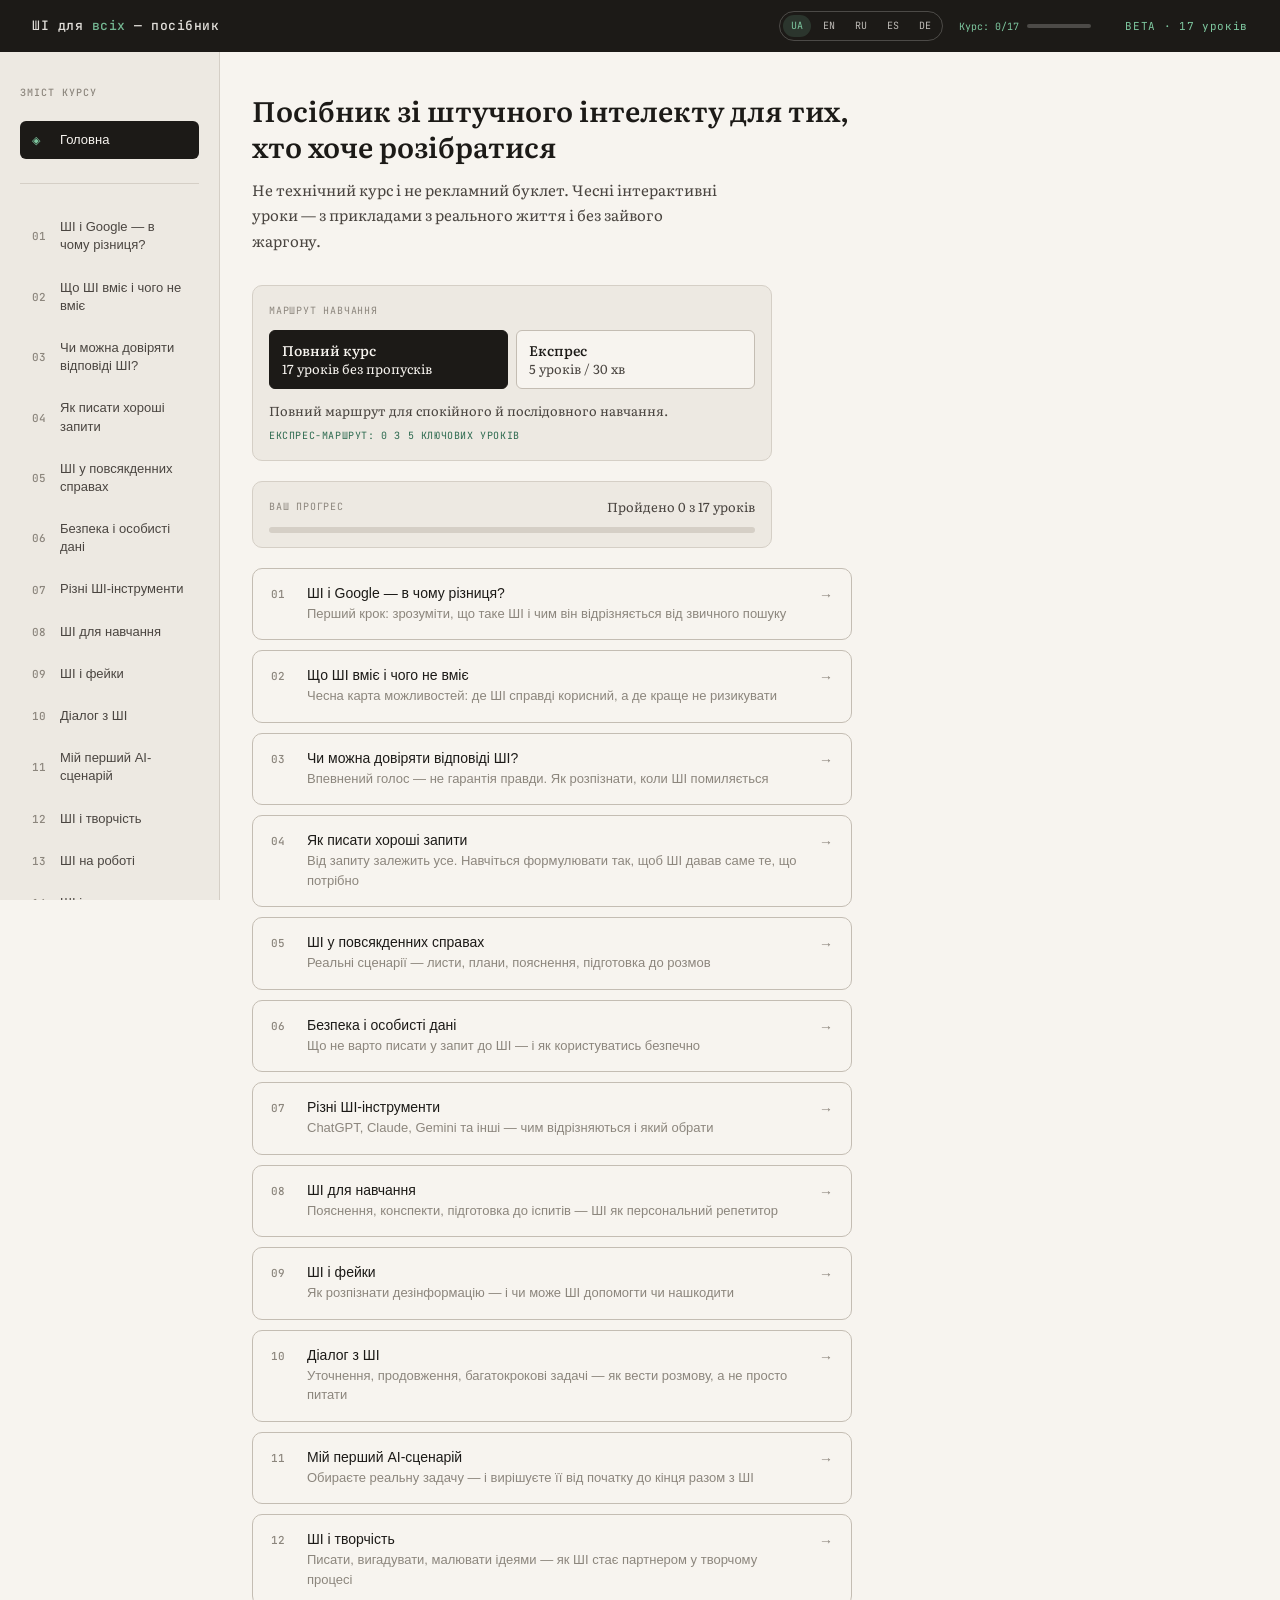
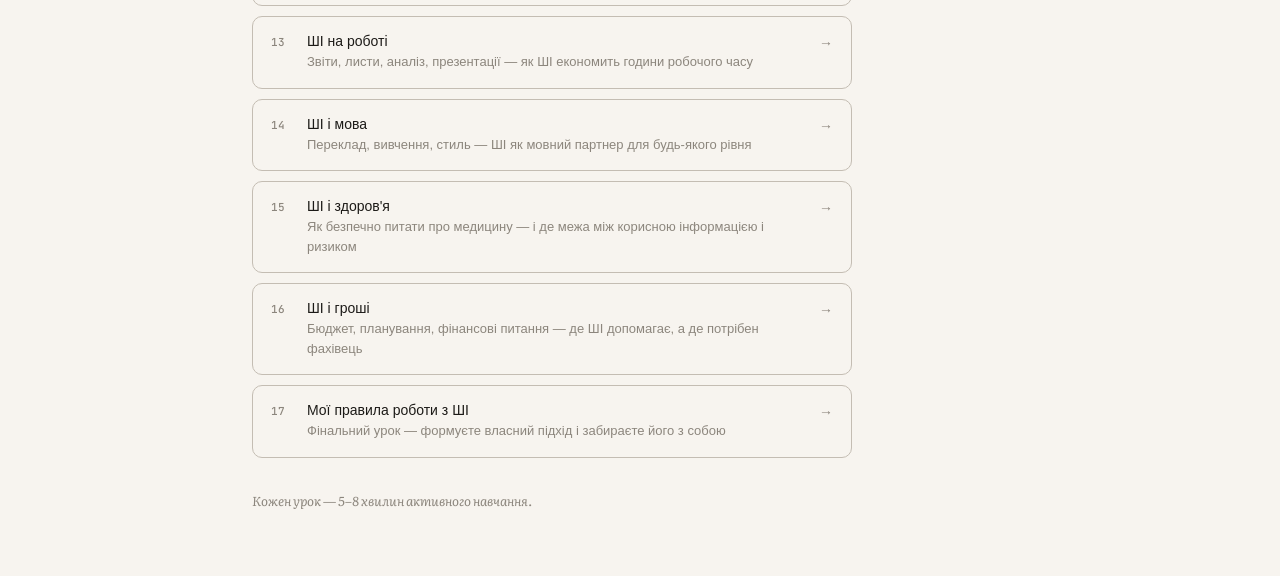
<file: index.html>
<!DOCTYPE html>
<html lang="uk">
<head>
<meta charset="UTF-8">
<meta name="viewport" content="width=device-width, initial-scale=1.0">
<meta name="description" content="ШІ для всіх — практичний інтерактивний посібник із 17 уроками, прикладами з життя та безпечним шляхом навчання.">
<meta name="theme-color" content="#1C1A17">
<title>ШІ для всіх — інтерактивний посібник</title>
<meta property="og:type" content="website">
<meta property="og:title" content="ШІ для всіх — інтерактивний посібник">
<meta property="og:description" content="Практичний курс зі штучного інтелекту: 17 інтерактивних уроків, приклади з життя, безпека, промпти і власні правила роботи з ШІ.">
<meta property="og:url" content="https://serge47-cyber.github.io/BasicAI/">
<meta property="og:image" content="https://serge47-cyber.github.io/BasicAI/icons/og-image.png">
<meta name="twitter:card" content="summary">
<meta name="twitter:title" content="ШІ для всіх — інтерактивний посібник">
<meta name="twitter:description" content="17-ть інтерактивних уроків про безпечне й корисне використання ШІ у повсякденному житті.">
<meta name="twitter:image" content="https://serge47-cyber.github.io/BasicAI/icons/og-image.png">
<link rel="icon" href="icons/icon.svg" type="image/svg+xml">
<link rel="manifest" href="manifest.webmanifest">
<link rel="preconnect" href="https://fonts.googleapis.com">
<link href="https://fonts.googleapis.com/css2?family=Literata:ital,wght@0,300;0,400;0,500;0,600;1,300&family=JetBrains+Mono:wght@400;500&display=swap" rel="stylesheet">
<style>
*,*::before,*::after{box-sizing:border-box;margin:0;padding:0}
:root{--bg:#F7F4EF;--bg2:#EDE9E2;--bg3:#E3DDD4;--ink:#1C1A17;--ink2:#4A4540;--ink3:#8C867D;--line:#D5CFC6;--line2:#C4BDB3;--accent:#2D6A4F;--accent-bg:#E8F5EE;--accent2:#B5451B;--accent2-bg:#FAECE7;--accent3:#1A5FA8;--accent3-bg:#E6F1FB;--gold:#C4872A;--radius:10px;--radius-sm:6px}
html{scroll-behavior:smooth}
body{background:var(--bg);color:var(--ink);font-family:'Literata',Georgia,serif;font-size:16px;line-height:1.7;min-height:100vh}
.site-header{background:var(--ink);color:var(--bg);padding:0 2rem;display:flex;align-items:center;justify-content:space-between;height:52px;position:sticky;top:0;z-index:100}
.site-logo{font-family:'JetBrains Mono',monospace;font-size:13px;font-weight:500;letter-spacing:.04em;color:var(--bg);opacity:.9}
.site-logo span{color:#7EC8A0}
.menu-toggle{display:none;align-items:center;justify-content:center;width:36px;height:36px;border:1px solid rgba(247,244,239,.22);border-radius:var(--radius-sm);background:transparent;color:var(--bg);cursor:pointer}
.menu-toggle span,.menu-toggle span::before,.menu-toggle span::after{display:block;width:16px;height:2px;border-radius:2px;background:currentColor;content:"";transition:transform .18s,opacity .18s}
.menu-toggle span::before{transform:translateY(-6px)}
.menu-toggle span::after{transform:translateY(4px)}
.nav-open .menu-toggle span{transform:rotate(45deg)}
.nav-open .menu-toggle span::before{opacity:0}
.nav-open .menu-toggle span::after{transform:translateY(-2px) rotate(90deg)}
.header-tools{display:flex;align-items:center;gap:16px}
.lesson-count{font-family:'JetBrains Mono',monospace;font-size:11px;color:#7EC8A0;letter-spacing:.06em}
.header-progress{display:flex;align-items:center;gap:8px;min-width:150px}
.header-progress-text{font-family:'JetBrains Mono',monospace;font-size:10px;color:#7EC8A0;white-space:nowrap}
.header-progress-bar{width:64px;height:4px;border-radius:999px;background:rgba(247,244,239,.22);overflow:hidden}
.header-progress-fill{height:100%;width:0;background:#7EC8A0;border-radius:999px;transition:width .25s ease}
.lang-switcher{display:flex;align-items:center;gap:4px;padding:3px;border:1px solid rgba(247,244,239,.22);border-radius:999px}
.lang-link{font-family:'JetBrains Mono',monospace;font-size:10px;line-height:1;color:var(--bg);text-decoration:none;padding:6px 8px;border-radius:999px;opacity:.74;transition:background .15s,opacity .15s}
.lang-link:hover,.lang-link.active{background:rgba(126,200,160,.16);opacity:1}
.lang-link.active{color:#7EC8A0}
.goog-te-banner-frame,.goog-te-gadget-icon,.goog-te-balloon-frame,#goog-gt-tt{display:none!important}
.skiptranslate iframe{display:none!important}
body{top:0!important}
#google_translate_element{position:absolute;left:-9999px;height:0;overflow:hidden}
.layout{display:grid;grid-template-columns:220px 1fr;min-height:calc(100vh - 52px)}
.mobile-scrim{display:none}
.sidebar{background:var(--bg2);border-right:1px solid var(--line);padding:2rem 1.25rem;position:sticky;top:52px;height:calc(100vh - 52px);overflow-y:auto}
.sidebar-label{font-family:'JetBrains Mono',monospace;font-size:10px;font-weight:500;letter-spacing:.1em;text-transform:uppercase;color:var(--ink3);margin-bottom:1.25rem}
.lesson-nav{display:flex;flex-direction:column;gap:4px}
.nav-item{display:flex;align-items:center;gap:10px;padding:10px 12px;border-radius:var(--radius-sm);cursor:pointer;border:none;background:none;text-align:left;width:100%;transition:background .15s}
.nav-item:hover{background:var(--bg3)}
.nav-item.active{background:var(--ink)}
.nav-item.done{background:var(--accent-bg)}
.nav-num{font-family:'JetBrains Mono',monospace;font-size:11px;font-weight:500;color:var(--ink3);min-width:18px}
.nav-item.active .nav-num{color:#7EC8A0}
.nav-item.done .nav-num{color:var(--accent)}
.nav-title{font-size:13px;color:var(--ink2);line-height:1.4}
.nav-item.active .nav-title{color:var(--bg)}
.nav-item.done .nav-title{color:var(--accent)}
.nav-check{margin-left:auto;font-size:12px;color:var(--accent);display:none}
.nav-item.done .nav-check{display:block}
.sidebar-divider{height:1px;background:var(--line);margin:1.25rem 0}
.sidebar-note{font-size:12px;color:var(--ink3);line-height:1.6;font-style:italic}
.main{padding:2.5rem 2rem 4rem}
.lesson-panel{display:none;max-width:600px}
.lesson-panel.active{display:block}
.prog-wrap{margin-bottom:2rem}
.prog-label{font-family:'JetBrains Mono',monospace;font-size:10px;color:var(--ink3);letter-spacing:.08em;text-transform:uppercase;margin-bottom:6px}
.prog{display:flex;gap:4px}
.pd{height:3px;flex:1;border-radius:2px;background:var(--line);transition:background .4s}
.pd.on{background:var(--ink)}.pd.done{background:var(--ink3)}
.step{display:none}.step.vis{display:block}
@keyframes fadeIn{from{opacity:0;transform:translateY(6px)}to{opacity:1;transform:translateY(0)}}
.step.vis,.lesson-panel.active{animation:fadeIn .25s ease}
.hook{font-size:22px;font-weight:500;color:var(--ink);line-height:1.35;margin-bottom:.5rem}
.hook-sub{font-size:15px;color:var(--ink2);line-height:1.7;margin-bottom:1.75rem}
.s-title{font-size:18px;font-weight:500;color:var(--ink);line-height:1.35;margin-bottom:.5rem}
.s-sub{font-size:14px;color:var(--ink2);line-height:1.7;margin-bottom:1.25rem}
.q-label{font-family:'JetBrains Mono',monospace;font-size:11px;color:var(--ink3);letter-spacing:.06em;text-transform:uppercase;margin-bottom:10px}
.badge{display:inline-block;font-family:'JetBrains Mono',monospace;font-size:10px;font-weight:500;padding:3px 9px;border-radius:20px;background:var(--accent-bg);color:var(--accent);letter-spacing:.06em;text-transform:uppercase;margin-bottom:1rem;border:1px solid #B5DFC8}
.who-tag{display:inline-block;font-family:'JetBrains Mono',monospace;font-size:10px;font-weight:500;padding:3px 9px;border-radius:20px;letter-spacing:.06em;text-transform:uppercase;margin-bottom:1.25rem}
.who-tag.teen,.who-tag.explorer{background:#EEEDFE;color:#3C3489;border:1px solid #C5C2F5}
.who-tag.adult,.who-tag.practitioner{background:var(--accent-bg);color:var(--accent);border:1px solid #B5DFC8}
.audience-pick{display:grid;grid-template-columns:1fr 1fr;gap:12px;margin-bottom:1.75rem}
.aud-btn{background:var(--bg);border:1px solid var(--line2);border-radius:var(--radius);padding:1.5rem 1.25rem;cursor:pointer;text-align:left;transition:background .15s,border-color .15s,box-shadow .15s;width:100%}
.aud-btn:hover{background:var(--bg2);border-color:var(--ink3);box-shadow:0 2px 12px rgba(0,0,0,.08)}
.aud-btn.selected{background:var(--accent-bg);border-color:var(--accent);box-shadow:0 2px 12px rgba(45,106,79,.12)}
.aud-icon{font-size:26px;margin-bottom:10px;display:block}
.aud-title{font-size:15px;font-weight:500;color:var(--ink);margin-bottom:5px}
.aud-sub{font-size:13px;color:var(--ink2);line-height:1.55}
.style-panel{background:var(--bg2);border:1px solid var(--line);border-radius:var(--radius);padding:1.25rem;margin:0 0 1.5rem}
.style-panel-title{font-size:16px;font-weight:500;color:var(--ink);margin-bottom:.35rem}
.style-panel-sub{font-size:13px;color:var(--ink2);line-height:1.6;margin-bottom:1rem}
.style-status{font-family:'JetBrains Mono',monospace;font-size:10px;color:var(--ink3);letter-spacing:.06em;text-transform:uppercase;margin-top:.9rem}
.choices{display:flex;flex-direction:column;gap:8px;margin-bottom:1.5rem}
.cb{background:var(--bg);border:1px solid var(--line2);border-radius:var(--radius-sm);padding:12px 16px;font-family:'Literata',serif;font-size:14px;color:var(--ink);text-align:left;cursor:pointer;line-height:1.55;transition:background .15s,border-color .15s;width:100%}
.cb:hover{background:var(--bg2);border-color:var(--ink3)}
.cb:disabled{cursor:default}
.cb.correct{border-color:var(--accent);background:var(--accent-bg);color:#085041}
.cb.wrong{border-color:var(--accent2);background:var(--accent2-bg);color:#4A1B0C}
.cb.partial{border-color:var(--accent3);background:var(--accent3-bg);color:#042C53}
.fb{border-radius:var(--radius-sm);padding:14px 18px;font-size:14px;line-height:1.7;margin-bottom:1.5rem;display:none;border-left:3px solid transparent}
.fb.show{display:block}
.fb.good{background:var(--accent-bg);color:#085041;border-left-color:var(--accent)}
.fb.warn{background:var(--accent2-bg);color:#4A1B0C;border-left-color:var(--accent2)}
.fb.info{background:var(--accent3-bg);color:#042C53;border-left-color:var(--accent3)}
.ability-grid{display:grid;grid-template-columns:1fr 1fr;gap:10px;margin-bottom:1.5rem}
.ability-card{border-radius:var(--radius-sm);padding:14px;border:1px solid var(--line)}
.ability-card.can{background:var(--accent-bg);border-color:#B5DFC8}
.ability-card.cant{background:var(--accent2-bg);border-color:#F0A090}
.ability-card-title{font-family:'JetBrains Mono',monospace;font-size:10px;font-weight:500;text-transform:uppercase;letter-spacing:.08em;margin-bottom:10px}
.ability-card.can .ability-card-title{color:var(--accent)}
.ability-card.cant .ability-card-title{color:var(--accent2)}
.ability-list{list-style:none;display:flex;flex-direction:column;gap:6px}
.ability-list li{font-size:13px;line-height:1.5;padding-left:16px;position:relative}
.ability-card.can .ability-list li{color:#085041}
.ability-card.can .ability-list li::before{content:"✓";position:absolute;left:0;font-size:11px}
.ability-card.cant .ability-list li{color:#4A1B0C}
.ability-card.cant .ability-list li::before{content:"✗";position:absolute;left:0;font-size:11px}
.rule{border-left:3px solid var(--line2);padding:12px 16px;margin-bottom:1.5rem;font-size:14px;line-height:1.7;color:var(--ink2);background:var(--bg2);border-radius:0 var(--radius-sm) var(--radius-sm) 0}
.rule strong{font-weight:500;display:block;margin-bottom:4px;font-size:15px;color:var(--ink)}
.table-wrap{border:1px solid var(--line);border-radius:var(--radius-sm);overflow:hidden;margin-bottom:1.5rem}
.diff-table{width:100%;border-collapse:collapse;font-size:13px}
.diff-table th{background:var(--bg2);padding:10px 14px;text-align:left;font-weight:500;color:var(--ink2);font-size:11px;letter-spacing:.05em;text-transform:uppercase;font-family:'JetBrains Mono',monospace}
.diff-table td{padding:11px 14px;color:var(--ink);line-height:1.5;border-top:1px solid var(--line)}
.diff-table tr td:first-child{color:var(--ink3);font-size:12px;width:30%;font-family:'JetBrains Mono',monospace}
.scenario-list{display:flex;flex-direction:column;gap:10px;margin-bottom:1.5rem}
.scenario-item{border:1px solid var(--line);border-radius:var(--radius-sm);overflow:hidden}
.scenario-q{padding:12px 16px;font-size:14px;color:var(--ink);line-height:1.55;background:var(--bg)}
.scenario-opts{display:flex;border-top:1px solid var(--line)}
.sc-btn{flex:1;padding:9px 10px;font-size:13px;font-family:'Literata',serif;cursor:pointer;background:var(--bg2);border:none;color:var(--ink2);transition:background .15s;line-height:1.4;text-align:center}
.sc-btn:first-child{border-right:1px solid var(--line)}
.sc-btn:hover:not(:disabled){background:var(--bg3)}
.sc-btn:disabled{cursor:default}
.sc-btn.good{background:var(--accent-bg);color:var(--accent);font-weight:500}
.sc-btn.bad{background:var(--accent2-bg);color:var(--accent2)}
.scenario-explain{padding:10px 16px;font-size:13px;line-height:1.6;display:none;border-top:1px solid var(--line)}
.scenario-explain.show{display:block}
.scenario-explain.good{background:var(--accent-bg);color:#085041}
.scenario-explain.info{background:var(--accent3-bg);color:#042C53}
.compare{display:grid;grid-template-columns:1fr 1fr;gap:10px;margin-bottom:1.5rem}
.cc{background:var(--bg);border:1px solid var(--line2);border-radius:var(--radius-sm);padding:14px;cursor:pointer;transition:background .15s,border-color .15s;user-select:none}
.cc:hover{background:var(--bg2)}
.cc.good{border-color:var(--accent);background:var(--accent-bg);cursor:default}
.cc.bad{border-color:var(--accent2);background:var(--accent2-bg);cursor:default}
.cc-lbl{font-family:'JetBrains Mono',monospace;font-size:10px;font-weight:500;color:var(--ink3);text-transform:uppercase;letter-spacing:.07em;margin-bottom:6px}
.cc-text{font-size:13px;color:var(--ink);line-height:1.55}
.summary{background:var(--bg2);border-radius:var(--radius);padding:1.5rem;border:1px solid var(--line);margin-bottom:1.5rem}
.sum-title{font-size:15px;font-weight:500;color:var(--ink);margin-bottom:.75rem}
.sum-list{list-style:none;display:flex;flex-direction:column;gap:8px}
.sum-list li{font-size:14px;color:var(--ink2);padding-left:22px;position:relative;line-height:1.55}
.sum-list li::before{content:"→";position:absolute;left:0;color:var(--ink3);font-family:'JetBrains Mono',monospace}
.result-card{background:#FDF6EC;border:1px solid #E9C98D;border-left:3px solid var(--gold);border-radius:0 var(--radius) var(--radius) 0;padding:1.25rem;margin-bottom:1.5rem}
.result-title{font-size:16px;font-weight:500;color:var(--ink);margin-bottom:.85rem}
.result-row{margin-bottom:.85rem}
.result-label{font-family:'JetBrains Mono',monospace;font-size:10px;font-weight:500;color:var(--gold);letter-spacing:.08em;text-transform:uppercase;margin-bottom:4px}
.result-text{font-size:14px;color:var(--ink2);line-height:1.6}
.result-list{list-style:none;display:flex;flex-direction:column;gap:6px;margin-top:4px}
.result-list li{font-size:14px;color:var(--ink2);line-height:1.5;padding-left:18px;position:relative}
.result-list li::before{content:"✓";position:absolute;left:0;color:var(--gold);font-family:'JetBrains Mono',monospace;font-size:11px}
.next-btn{background:var(--ink);color:var(--bg);border:none;border-radius:var(--radius-sm);padding:10px 22px;font-family:'Literata',serif;font-size:14px;cursor:pointer;transition:opacity .15s;display:none}
.next-btn.show{display:inline-block}
.next-btn:hover{opacity:.85}
.next-lesson-btn{background:var(--accent);color:#fff;border:none;border-radius:var(--radius-sm);padding:11px 24px;font-family:'Literata',serif;font-size:14px;cursor:pointer;transition:opacity .15s;margin-right:10px}
.next-lesson-btn:hover{opacity:.88}
.restart-btn{font-size:13px;color:var(--ink3);cursor:pointer;border:none;background:none;font-family:'Literata',serif;padding:0}
.restart-btn:hover{color:var(--ink2);text-decoration:underline}
.home-title{font-size:28px;font-weight:600;color:var(--ink);line-height:1.3;margin-bottom:.75rem}
.home-sub{font-size:15px;color:var(--ink2);line-height:1.7;margin-bottom:2rem;max-width:480px}
.home-progress{background:var(--bg2);border:1px solid var(--line);border-radius:var(--radius);padding:14px 16px;margin-bottom:1.25rem;max-width:520px}
.home-progress-top{display:flex;justify-content:space-between;gap:12px;align-items:center;margin-bottom:9px}
.home-progress-label{font-family:'JetBrains Mono',monospace;font-size:10px;letter-spacing:.08em;text-transform:uppercase;color:var(--ink3)}
.home-progress-count{font-size:13px;color:var(--ink2)}
.home-progress-bar{height:6px;border-radius:999px;background:var(--line);overflow:hidden}
.home-progress-fill{height:100%;width:0;background:var(--accent);border-radius:999px;transition:width .25s ease}
.route-panel{background:var(--bg2);border:1px solid var(--line);border-radius:var(--radius);padding:1rem;margin:0 0 1.25rem;max-width:520px}
.route-label{font-family:'JetBrains Mono',monospace;font-size:10px;letter-spacing:.08em;text-transform:uppercase;color:var(--ink3);margin-bottom:.7rem}
.route-switch{display:grid;grid-template-columns:1fr 1fr;gap:8px;margin-bottom:.75rem}
.route-btn{border:1px solid var(--line2);border-radius:var(--radius-sm);background:var(--bg);color:var(--ink2);font-family:'Literata',serif;font-size:13px;line-height:1.35;padding:10px 12px;cursor:pointer;text-align:left;transition:background .15s,border-color .15s,color .15s}
.route-btn strong{display:block;color:var(--ink);font-size:14px;font-weight:500}
.route-btn.active{background:var(--ink);border-color:var(--ink);color:var(--bg)}
.route-btn.active strong{color:var(--bg)}
.route-btn:not(.active):hover{background:var(--bg3);border-color:var(--ink3)}
.route-note{font-size:13px;color:var(--ink2);line-height:1.55;margin-bottom:.35rem}
.route-progress{font-family:'JetBrains Mono',monospace;font-size:10px;color:var(--accent);letter-spacing:.06em;text-transform:uppercase}
.module-list{display:flex;flex-direction:column;gap:10px;margin-bottom:2rem}
.module-card{display:flex;align-items:flex-start;gap:14px;background:var(--bg);border:1px solid var(--line2);border-radius:var(--radius);padding:16px 18px;cursor:pointer;transition:background .15s,border-color .15s,box-shadow .15s;text-align:left;width:100%}
.module-card:hover{background:var(--bg2);border-color:var(--ink3);box-shadow:0 2px 12px rgba(0,0,0,.07)}
.module-card.done-card{border-color:#B5DFC8;background:var(--accent-bg)}
.module-card.quick-focus{border-color:var(--gold);box-shadow:inset 3px 0 0 var(--gold)}
.module-card.quick-muted{opacity:.54}
.module-card.quick-muted:hover{opacity:.86}
.nav-item.quick-focus .nav-num{color:var(--gold)}
.nav-item.quick-muted:not(.active){opacity:.48}
.mc-num{font-family:'JetBrains Mono',monospace;font-size:11px;font-weight:500;color:var(--ink3);min-width:22px;padding-top:2px}
.module-card.done-card .mc-num{color:var(--accent)}
.mc-body{flex:1}
.mc-title{font-size:14px;font-weight:500;color:var(--ink);margin-bottom:3px}
.mc-sub{font-size:13px;color:var(--ink3);line-height:1.5}
.module-card.done-card .mc-title{color:var(--accent)}
.mc-arrow{color:var(--ink3);font-size:14px;padding-top:2px}
.home-footer{font-size:13px;color:var(--ink3);font-style:italic}
.ai-bubble{border-left:3px solid var(--gold);padding:12px 16px;margin-bottom:1.5rem;font-size:14px;line-height:1.7;color:var(--ink2);background:#FDF6EC;border-radius:0 var(--radius-sm) var(--radius-sm) 0}
.ai-bubble-label{font-family:'JetBrains Mono',monospace;font-size:10px;font-weight:500;color:var(--gold);text-transform:uppercase;letter-spacing:.08em;margin-bottom:6px;display:block}
.try-now{border:1.5px solid var(--accent);border-radius:var(--radius);padding:1.25rem 1.5rem;margin-bottom:1.5rem;background:var(--accent-bg)}
.try-now-label{font-family:'JetBrains Mono',monospace;font-size:10px;font-weight:500;color:var(--accent);text-transform:uppercase;letter-spacing:.08em;margin-bottom:.6rem}
.try-now-task{font-size:14px;color:var(--ink);line-height:1.65;margin-bottom:1rem}
.try-now-check{display:flex;align-items:center;gap:10px;cursor:pointer;user-select:none}
.try-now-check input[type=checkbox]{width:18px;height:18px;accent-color:var(--accent);cursor:pointer;flex-shrink:0}
.try-now-check-label{font-size:13px;color:var(--ink2);line-height:1.5}
.try-now.done{border-color:#B5DFC8;background:#E1F5EE}
.try-now.done .try-now-label{color:#085041}
.print-memo{display:none}
.print-btn{margin-left:10px}
@media(max-width:680px){body.nav-open{overflow:hidden}.site-header{height:auto;min-height:52px;padding:.65rem 1rem;align-items:flex-start;gap:10px}.menu-toggle{display:inline-flex;flex:0 0 auto}.site-logo{flex:1;padding-top:7px}.header-tools{flex-direction:column;align-items:flex-end;gap:7px}.lesson-count{font-size:10px}.header-progress{min-width:0}.header-progress-bar{width:58px}.route-switch{grid-template-columns:1fr}.layout{grid-template-columns:1fr}.mobile-scrim{display:block;position:fixed;inset:0;background:rgba(28,26,23,.42);z-index:80;opacity:0;pointer-events:none;transition:opacity .18s}.nav-open .mobile-scrim{opacity:1;pointer-events:auto}.sidebar{display:block;position:fixed;z-index:90;top:0;left:0;width:min(84vw,320px);height:100vh;padding:5rem 1.25rem 2rem;box-shadow:18px 0 44px rgba(0,0,0,.22);transform:translateX(-102%);transition:transform .2s ease}.nav-open .sidebar{transform:translateX(0)}.main{padding:1.5rem 1rem 3rem}.audience-pick,.ability-grid,.compare{grid-template-columns:1fr}.hook{font-size:19px}}
@media print{body{background:#fff;color:#111;font-size:13pt;line-height:1.5}.site-header,.sidebar,.mobile-scrim,.prog-wrap,.next-btn,.next-lesson-btn,.restart-btn,.copy-btn,.print-btn,.badge,.rule,.summary:not(.print-memo),.lesson-panel:not(#panel-l17),#panel-l17 .step:not(#l17-s3),#google_translate_element{display:none!important}.layout,.main,.lesson-panel.active,#panel-l17,#l17-s3{display:block!important;min-height:0;padding:0;max-width:none}.print-memo{display:block!important;border:none;background:#fff;padding:0}.print-memo .sum-title{font-size:18pt;color:#111;margin-bottom:12pt}.print-memo .sum-list li{break-inside:avoid;color:#111;margin-bottom:8pt}.print-memo .sum-list li::before{color:#111}@page{margin:18mm}}
</style>
</head>
<body>
<header class="site-header">
  <button class="menu-toggle notranslate" translate="no" id="menu-toggle" type="button" aria-label="Відкрити меню" aria-expanded="false"><span></span></button>
  <div class="site-logo">ШІ для <span>всіх</span> — посібник</div>
  <div class="header-tools">
    <nav class="lang-switcher notranslate" translate="no" aria-label="Вибір мови">
      <a class="lang-link notranslate" translate="no" data-lang="uk" href="index.html">UA</a>
      <a class="lang-link notranslate" translate="no" data-lang="en" href="en.html">EN</a>
      <a class="lang-link notranslate" translate="no" data-lang="ru" href="ru.html">RU</a>
      <a class="lang-link notranslate" translate="no" data-lang="es" href="es.html">ES</a>
      <a class="lang-link notranslate" translate="no" data-lang="de" href="de.html">DE</a>
    </nav>
    <div class="header-progress" aria-label="Прогрес курсу">
      <span class="header-progress-text" id="header-progress-text">Курс: 0/17</span>
      <span class="header-progress-bar" aria-hidden="true"><span class="header-progress-fill" id="header-progress-fill"></span></span>
    </div>
    <div class="lesson-count">BETA · 17 уроків</div>
  </div>
</header>
<div id="google_translate_element" aria-hidden="true"></div>
<div class="mobile-scrim" id="mobile-scrim"></div>
<div class="layout">
  <nav class="sidebar">
    <div class="sidebar-label">Зміст курсу</div>
    <div class="lesson-nav">
      <button class="nav-item active" id="nav-home"><span class="nav-num">◈</span><span class="nav-title">Головна</span></button>
      <div class="sidebar-divider"></div>
      <button class="nav-item" id="nav-l1"><span class="nav-num">01</span><span class="nav-title">ШІ і Google — в чому різниця?</span><span class="nav-check">✓</span></button>
      <button class="nav-item" id="nav-l2"><span class="nav-num">02</span><span class="nav-title">Що ШІ вміє і чого не вміє</span><span class="nav-check">✓</span></button>
      <button class="nav-item" id="nav-l3"><span class="nav-num">03</span><span class="nav-title">Чи можна довіряти відповіді ШІ?</span><span class="nav-check">✓</span></button>
      <button class="nav-item" id="nav-l4"><span class="nav-num">04</span><span class="nav-title">Як писати хороші запити</span><span class="nav-check">✓</span></button>
      <button class="nav-item" id="nav-l5"><span class="nav-num">05</span><span class="nav-title">ШІ у повсякденних справах</span><span class="nav-check">✓</span></button>
      <button class="nav-item" id="nav-l6"><span class="nav-num">06</span><span class="nav-title">Безпека і особисті дані</span><span class="nav-check">✓</span></button>
      <button class="nav-item" id="nav-l7"><span class="nav-num">07</span><span class="nav-title">Різні ШІ-інструменти</span><span class="nav-check">✓</span></button>
      <button class="nav-item" id="nav-l8"><span class="nav-num">08</span><span class="nav-title">ШІ для навчання</span><span class="nav-check">✓</span></button>
      <button class="nav-item" id="nav-l9"><span class="nav-num">09</span><span class="nav-title">ШІ і фейки</span><span class="nav-check">✓</span></button>
      <button class="nav-item" id="nav-l10"><span class="nav-num">10</span><span class="nav-title">Діалог з ШІ</span><span class="nav-check">✓</span></button>
      <button class="nav-item" id="nav-l11"><span class="nav-num">11</span><span class="nav-title">Мій перший AI-сценарій</span><span class="nav-check">✓</span></button>
      <button class="nav-item" id="nav-l12"><span class="nav-num">12</span><span class="nav-title">ШІ і творчість</span><span class="nav-check">✓</span></button>
      <button class="nav-item" id="nav-l13"><span class="nav-num">13</span><span class="nav-title">ШІ на роботі</span><span class="nav-check">✓</span></button>
      <button class="nav-item" id="nav-l14"><span class="nav-num">14</span><span class="nav-title">ШІ і мова</span><span class="nav-check">✓</span></button>
      <button class="nav-item" id="nav-l15"><span class="nav-num">15</span><span class="nav-title">ШІ і здоров'я</span><span class="nav-check">✓</span></button>
      <button class="nav-item" id="nav-l16"><span class="nav-num">16</span><span class="nav-title">ШІ і гроші</span><span class="nav-check">✓</span></button>
      <button class="nav-item" id="nav-l17"><span class="nav-num">17</span><span class="nav-title">Мої правила з ШІ</span><span class="nav-check">✓</span></button>
    </div>
    <div class="sidebar-divider"></div>
    <div class="sidebar-note">Оберіть свою аудиторію на початку кожного уроку — і контент адаптується під вас.</div>
  </nav>
  <main class="main">
    <div class="lesson-panel active" id="panel-home">
      <h1 class="home-title">Посібник зі штучного інтелекту для тих, хто хоче розібратися</h1>
      <p class="home-sub">Не технічний курс і не рекламний буклет. Чесні інтерактивні уроки — з прикладами з реального життя і без зайвого жаргону.</p>
      <div class="route-panel">
        <div class="route-label">Маршрут навчання</div>
        <div class="route-switch" role="group" aria-label="Маршрут навчання">
          <button class="route-btn active" type="button" data-route="full" aria-pressed="true"><strong>Повний курс</strong>17 уроків без пропусків</button>
          <button class="route-btn" type="button" data-route="quick" aria-pressed="false"><strong>Експрес</strong>5 уроків / 30 хв</button>
        </div>
        <div class="route-note" id="route-note">Повний маршрут для спокійного й послідовного навчання.</div>
        <div class="route-progress" id="route-progress">Експрес-маршрут: 0 з 5 ключових уроків</div>
      </div>
      <div class="home-progress" id="home-progress">
        <div class="home-progress-top">
          <div class="home-progress-label">Ваш прогрес</div>
          <div class="home-progress-count" id="home-progress-count">Пройдено 0 з 17 уроків</div>
        </div>
        <div class="home-progress-bar" aria-hidden="true"><div class="home-progress-fill" id="home-progress-fill"></div></div>
      </div>
      <div class="module-list">
        <button class="module-card" id="mc1"><span class="mc-num">01</span><div class="mc-body"><div class="mc-title">ШІ і Google — в чому різниця?</div><div class="mc-sub">Перший крок: зрозуміти, що таке ШІ і чим він відрізняється від звичного пошуку</div></div><span class="mc-arrow">→</span></button>
        <button class="module-card" id="mc2"><span class="mc-num">02</span><div class="mc-body"><div class="mc-title">Що ШІ вміє і чого не вміє</div><div class="mc-sub">Чесна карта можливостей: де ШІ справді корисний, а де краще не ризикувати</div></div><span class="mc-arrow">→</span></button>
        <button class="module-card" id="mc3"><span class="mc-num">03</span><div class="mc-body"><div class="mc-title">Чи можна довіряти відповіді ШІ?</div><div class="mc-sub">Впевнений голос — не гарантія правди. Як розпізнати, коли ШІ помиляється</div></div><span class="mc-arrow">→</span></button>
        <button class="module-card" id="mc4"><span class="mc-num">04</span><div class="mc-body"><div class="mc-title">Як писати хороші запити</div><div class="mc-sub">Від запиту залежить усе. Навчіться формулювати так, щоб ШІ давав саме те, що потрібно</div></div><span class="mc-arrow">→</span></button>
        <button class="module-card" id="mc5"><span class="mc-num">05</span><div class="mc-body"><div class="mc-title">ШІ у повсякденних справах</div><div class="mc-sub">Реальні сценарії — листи, плани, пояснення, підготовка до розмов</div></div><span class="mc-arrow">→</span></button>
        <button class="module-card" id="mc6"><span class="mc-num">06</span><div class="mc-body"><div class="mc-title">Безпека і особисті дані</div><div class="mc-sub">Що не варто писати у запит до ШІ — і як користуватись безпечно</div></div><span class="mc-arrow">→</span></button>
        <button class="module-card" id="mc7"><span class="mc-num">07</span><div class="mc-body"><div class="mc-title">Різні ШІ-інструменти</div><div class="mc-sub">ChatGPT, Claude, Gemini та інші — чим відрізняються і який обрати</div></div><span class="mc-arrow">→</span></button>
        <button class="module-card" id="mc8"><span class="mc-num">08</span><div class="mc-body"><div class="mc-title">ШІ для навчання</div><div class="mc-sub">Пояснення, конспекти, підготовка до іспитів — ШІ як персональний репетитор</div></div><span class="mc-arrow">→</span></button>
        <button class="module-card" id="mc9"><span class="mc-num">09</span><div class="mc-body"><div class="mc-title">ШІ і фейки</div><div class="mc-sub">Як розпізнати дезінформацію — і чи може ШІ допомогти чи нашкодити</div></div><span class="mc-arrow">→</span></button>
        <button class="module-card" id="mc10"><span class="mc-num">10</span><div class="mc-body"><div class="mc-title">Діалог з ШІ</div><div class="mc-sub">Уточнення, продовження, багатокрокові задачі — як вести розмову, а не просто питати</div></div><span class="mc-arrow">→</span></button>
        <button class="module-card" id="mc11"><span class="mc-num">11</span><div class="mc-body"><div class="mc-title">Мій перший AI-сценарій</div><div class="mc-sub">Обираєте реальну задачу — і вирішуєте її від початку до кінця разом з ШІ</div></div><span class="mc-arrow">→</span></button>
        <button class="module-card" id="mc12"><span class="mc-num">12</span><div class="mc-body"><div class="mc-title">ШІ і творчість</div><div class="mc-sub">Писати, вигадувати, малювати ідеями — як ШІ стає партнером у творчому процесі</div></div><span class="mc-arrow">→</span></button>
        <button class="module-card" id="mc13"><span class="mc-num">13</span><div class="mc-body"><div class="mc-title">ШІ на роботі</div><div class="mc-sub">Звіти, листи, аналіз, презентації — як ШІ економить години робочого часу</div></div><span class="mc-arrow">→</span></button>
        <button class="module-card" id="mc14"><span class="mc-num">14</span><div class="mc-body"><div class="mc-title">ШІ і мова</div><div class="mc-sub">Переклад, вивчення, стиль — ШІ як мовний партнер для будь-якого рівня</div></div><span class="mc-arrow">→</span></button>
        <button class="module-card" id="mc15"><span class="mc-num">15</span><div class="mc-body"><div class="mc-title">ШІ і здоров'я</div><div class="mc-sub">Як безпечно питати про медицину — і де межа між корисною інформацією і ризиком</div></div><span class="mc-arrow">→</span></button>
        <button class="module-card" id="mc16"><span class="mc-num">16</span><div class="mc-body"><div class="mc-title">ШІ і гроші</div><div class="mc-sub">Бюджет, планування, фінансові питання — де ШІ допомагає, а де потрібен фахівець</div></div><span class="mc-arrow">→</span></button>
        <button class="module-card" id="mc17"><span class="mc-num">17</span><div class="mc-body"><div class="mc-title">Мої правила роботи з ШІ</div><div class="mc-sub">Фінальний урок — формуєте власний підхід і забираєте його з собою</div></div><span class="mc-arrow">→</span></button>
      </div>
      <p class="home-footer">Кожен урок — 5–8 хвилин активного навчання.</p>
    </div>
    <div class="lesson-panel" id="panel-l1"></div>
    <div class="lesson-panel" id="panel-l2"></div>
    <div class="lesson-panel" id="panel-l3"></div>
    <div class="lesson-panel" id="panel-l4"></div>
    <div class="lesson-panel" id="panel-l5"></div>
    <!-- @@LESSON6@@ -->
    <div class="lesson-panel" id="panel-l6"></div>
    <div class="lesson-panel" id="panel-l7"></div>
    <div class="lesson-panel" id="panel-l8"></div>
    <div class="lesson-panel" id="panel-l9"></div>
    <div class="lesson-panel" id="panel-l10"></div>
    <div class="lesson-panel" id="panel-l11"></div>
    <div class="lesson-panel" id="panel-l12"></div>
    <div class="lesson-panel" id="panel-l13"></div>
    <div class="lesson-panel" id="panel-l14"></div>
    <div class="lesson-panel" id="panel-l15"></div>
    <div class="lesson-panel" id="panel-l16"></div>
    <div class="lesson-panel" id="panel-l17"></div>
  </main>
</div>
<script>
(function(){
'use strict';
console.log('IIFE running OK');

/* ── LANG ── */
var langParam=new URLSearchParams(window.location.search).get('lang');
var activeLang=['en','ru','es','de'].indexOf(langParam)>-1?langParam:'uk';
document.documentElement.lang=activeLang;
if(activeLang!=='uk'&&location.search.indexOf('lang=')>-1&&history.replaceState){
  history.replaceState(null,'',activeLang+'.html');
}
document.querySelectorAll('.lang-link').forEach(function(link){
  link.classList.toggle('active',link.getAttribute('data-lang')===activeLang);
});

function setTranslateCookie(lang){
  var value=lang==='uk'?'/uk/uk':'/uk/'+lang;
  document.cookie='googtrans='+value+';path=/;max-age='+(60*60*24*365);
  if(location.hostname){
    document.cookie='googtrans='+value+';domain='+location.hostname+';path=/;max-age='+(60*60*24*365);
  }
}

function loadMirrorTranslation(lang){
  if(lang==='uk'){setTranslateCookie('uk');return;}
  setTranslateCookie(lang);
  window.googleTranslateElementInit=function(){
    new google.translate.TranslateElement({
      pageLanguage:'uk',
      includedLanguages:'en,ru,es,de',
      autoDisplay:false
    },'google_translate_element');
  };
  var script=document.createElement('script');
  script.src='https://translate.google.com/translate_a/element.js?cb=googleTranslateElementInit';
  script.async=true;
  document.head.appendChild(script);
}

loadMirrorTranslation(activeLang);

var translateRefreshTimer=0;
function refreshMirrorTranslation(){
  if(activeLang==='uk')return;
  clearTimeout(translateRefreshTimer);
  translateRefreshTimer=setTimeout(function(){
    var combo=document.querySelector('.goog-te-combo');
    if(!combo)return;
    combo.value=activeLang;
    combo.dispatchEvent(new Event('change'));
  },160);
}

/* ── NAV ── */
var done={};
var doneKey='basicai-done-v1';
var activeLessonKey='basicai-active-lesson-v1';
var routeModeKey='basicai-route-mode-v1';
var quickLessons=[1,2,4,6,10];
var routeMode='full';
var menuToggle=document.getElementById('menu-toggle');
function scrollToTop(){
  requestAnimationFrame(function(){
    window.scrollTo({top:0,left:0,behavior:'smooth'});
    setTimeout(function(){
      if(window.scrollY>4){document.documentElement.scrollTop=0;document.body.scrollTop=0;}
    },320);
  });
}
function setActiveNav(id){
  document.querySelectorAll('.nav-item').forEach(function(n){n.classList.remove('active');});
  var item=document.getElementById(id==='home'?'nav-home':'nav-l'+id);
  if(item)item.classList.add('active');
}
function saveDone(){
  try{localStorage.setItem(doneKey,JSON.stringify(Object.keys(done)));}catch(e){}
}
function isQuickLesson(n){return quickLessons.indexOf(parseInt(n,10))>-1;}
function getRouteDest(dest){
  if(routeMode!=='quick'||dest==='home')return dest;
  var n=parseInt(dest,10);
  if(!n)return dest;
  for(var i=0;i<quickLessons.length;i++){
    if(quickLessons[i]>=n)return String(quickLessons[i]);
  }
  return 'home';
}
function updateRouteNextButtons(){
  document.querySelectorAll('.next-lesson-btn').forEach(function(btn){
    var baseDest=btn.getAttribute('data-base-dest')||btn.getAttribute('data-dest');
    var baseText=btn.getAttribute('data-base-text')||btn.textContent;
    var dest=getRouteDest(baseDest);
    btn.setAttribute('data-dest',dest);
    if(routeMode==='quick'&&baseDest!=='home'){
      btn.textContent=dest==='home'?'Експрес завершено →':'Урок '+dest+' →';
    } else {
      btn.textContent=baseText;
    }
  });
}
function setRouteMode(mode){
  routeMode=mode==='quick'?'quick':'full';
  try{localStorage.setItem(routeModeKey,routeMode);}catch(e){}
  applyRouteMode();
  updateHomeProgress();
  refreshMirrorTranslation();
}
function applyRouteMode(){
  document.querySelectorAll('.route-btn').forEach(function(btn){
    var active=btn.getAttribute('data-route')===routeMode;
    btn.classList.toggle('active',active);
    btn.setAttribute('aria-pressed',active?'true':'false');
  });
  var note=document.getElementById('route-note');
  if(note)note.textContent=routeMode==='quick'
    ?'5 ключових уроків для першого практичного результату. Інші уроки залишаються доступними як додаткові.'
    :'Повний маршрут для спокійного й послідовного навчання.';
  for(var i=1;i<=17;i++){
    var focus=routeMode==='quick'&&isQuickLesson(i);
    var muted=routeMode==='quick'&&!focus;
    var mc=document.getElementById('mc'+i), nav=document.getElementById('nav-l'+i);
    if(mc){mc.classList.toggle('quick-focus',focus);mc.classList.toggle('quick-muted',muted);}
    if(nav){nav.classList.toggle('quick-focus',focus);nav.classList.toggle('quick-muted',muted);}
  }
  updateRouteNextButtons();
}
function updateHomeProgress(){
  var completed=Object.keys(done).length;
  var quickCompleted=quickLessons.filter(function(n){return done[n];}).length;
  var count=document.getElementById('home-progress-count');
  var fill=document.getElementById('home-progress-fill');
  var headerText=document.getElementById('header-progress-text');
  var headerFill=document.getElementById('header-progress-fill');
  var routeProgress=document.getElementById('route-progress');
  if(count)count.textContent='Пройдено '+completed+' з 17 уроків';
  if(fill)fill.style.width=Math.round(completed/17*100)+'%';
  if(headerText)headerText.textContent='Курс: '+completed+'/17';
  if(headerFill)headerFill.style.width=Math.round(completed/17*100)+'%';
  if(routeProgress)routeProgress.textContent='Експрес-маршрут: '+quickCompleted+' з 5 ключових уроків';
}
function restoreProgress(){
  try{
    routeMode=localStorage.getItem(routeModeKey)==='quick'?'quick':'full';
    (JSON.parse(localStorage.getItem(doneKey)||'[]')||[]).forEach(function(n){
      n=parseInt(n,10);if(n)markDone(n);
    });
    applyRouteMode();
    updateHomeProgress();
    var active=parseInt(localStorage.getItem(activeLessonKey)||'',10);
    if(active>=1&&active<=17)showLesson(active);else syncActiveNav();
  }catch(e){applyRouteMode();updateHomeProgress();syncActiveNav();}
}
function setMobileMenu(open){
  document.body.classList.toggle('nav-open',open);
  if(menuToggle)menuToggle.setAttribute('aria-expanded',open?'true':'false');
}
function closeMobileMenu(){setMobileMenu(false);}
function showHome(){
  closeMobileMenu();
  document.querySelectorAll('.lesson-panel').forEach(function(p){p.classList.remove('active');});
  document.getElementById('panel-home').classList.add('active');
  try{localStorage.removeItem(activeLessonKey);}catch(e){}
  setActiveNav('home');
  updateHomeProgress();
  refreshMirrorTranslation();
}
function showLesson(n){
  closeMobileMenu();
  var panel=document.getElementById('panel-l'+n);
  if(!panel)return;
  if(!panel.getAttribute('data-built'))buildLesson(n);
  updateRouteNextButtons();
  document.querySelectorAll('.lesson-panel').forEach(function(p){p.classList.remove('active');});
  panel.classList.add('active');
  try{localStorage.setItem(activeLessonKey,String(n));}catch(e){}
  setActiveNav(n);
  refreshMirrorTranslation();
  scrollToTop();
}
function markDone(n){
  if(done[n])return;done[n]=true;
  var nb=document.getElementById('nav-l'+n);if(nb)nb.classList.add('done');
  var mc=document.getElementById('mc'+n);if(mc)mc.classList.add('done-card');
  saveDone();
  updateHomeProgress();
}

function syncActiveNav(){
  var active=document.querySelector('.lesson-panel.active');
  if(!active){return;}
  if(active.id!=='panel-home'){setActiveNav(active.id.replace('panel-l',''));return;}
  var title=document.querySelector('.home-title');
  if(title&&title.getBoundingClientRect().bottom>80){setActiveNav('home');return;}
  var best='home',bestDist=Infinity,mid=window.innerHeight*.42;
  document.querySelectorAll('.module-card').forEach(function(card){
    var r=card.getBoundingClientRect();
    if(r.bottom<80||r.top>window.innerHeight)return;
    var dist=Math.abs(r.top-mid);
    if(dist<bestDist){bestDist=dist;best=card.id.replace('mc','');}
  });
  setActiveNav(best);
}
var scrollNavTick=false;
window.addEventListener('scroll',function(){
  if(scrollNavTick)return;
  scrollNavTick=true;
  requestAnimationFrame(function(){scrollNavTick=false;syncActiveNav();});
},{passive:true});

/* single delegated listener — catches ALL clicks */
document.addEventListener('click',function(e){
  var t=e.target;
  console.log('CLICK',t.tagName,t.id,t.className);
  if(t.closest('#menu-toggle')){setMobileMenu(!document.body.classList.contains('nav-open'));return;}
  var routeBtn=t.closest('.route-btn');
  if(routeBtn){setRouteMode(routeBtn.getAttribute('data-route'));return;}
  if(t.id==='mobile-scrim'){closeMobileMenu();return;}
  if(t.id==='nav-home'||t.closest('#nav-home')){showHome();return;}
  for(var n=1;n<=17;n++){
    var nb=document.getElementById('nav-l'+n);
    if(nb&&(t===nb||nb.contains(t))){showLesson(n);return;}
    var mc=document.getElementById('mc'+n);
    if(mc&&(t===mc||mc.contains(t))){showLesson(n);return;}
  }
  var nlb=t.closest('.next-lesson-btn');
  if(nlb){var dest=nlb.getAttribute('data-dest');if(dest==='home')showHome();else if(dest)showLesson(parseInt(dest));return;}
});

document.addEventListener('keydown',function(e){
  if(e.key==='Escape')closeMobileMenu();
});

/* ── HELPERS ── */
function mk(tag,cls,txt){var e=document.createElement(tag);if(cls)e.className=cls;if(txt!==undefined)e.textContent=txt;return e;}
function div(cls,txt){return mk('div',cls,txt);}
function p(cls,txt){return mk('p',cls,txt);}
function fbDiv(id){var f=div('fb');f.id=id;return f;}
function badge(txt){return div('badge',txt);}
function showFb(id,type,text){var fb=document.getElementById(id);if(!fb)return;fb.className='fb show '+type;fb.textContent=text;}
function disableBtns(wrap){wrap.querySelectorAll('button').forEach(function(b){b.disabled=true;});}

function progWrap(ln,total){
  var w=div('prog-wrap');
  var lbl=div('prog-label','Крок 1 з '+total);lbl.id='l'+ln+'-plbl';
  var bar=div('prog');
  for(var i=0;i<total;i++){var d=div(i===0?'pd on':'pd');d.id='l'+ln+'-d'+i;bar.appendChild(d);}
  w.appendChild(lbl);w.appendChild(bar);return w;
}
function setProg(ln,n,labels){
  var lbl=document.getElementById('l'+ln+'-plbl');
  if(lbl&&labels)lbl.textContent=(labels[n]||'')+' — крок '+(n+1)+' з '+labels.length;
  var total=labels?labels.length:6;
  for(var i=0;i<total;i++){var d=document.getElementById('l'+ln+'-d'+i);if(d)d.className='pd'+(i<n?' done':i===n?' on':'');}
  refreshMirrorTranslation();
}
function mkStep(ln,n){var s=div(n===0?'step vis':'step');s.id='l'+ln+'-s'+n;return s;}

function audPickBlock(ln,data){
  var wrap=div('audience-pick');
  ['explorer','practitioner'].forEach(function(aud){
    var c=data[aud];
    var b=mk('button','aud-btn');
    var ic=div('aud-icon');ic.textContent=c.icon;
    b.appendChild(ic);b.appendChild(div('aud-title',c.title));b.appendChild(div('aud-sub',c.sub));
    b.addEventListener('click',function(){window['l'+ln+'pick'](aud);});
    wrap.appendChild(b);
  });
  return wrap;
}
function whoTag(ln,aud){var t=div('who-tag '+aud,aud==='explorer'?'Дослідник':'Практик');t.id='l'+ln+'-who';return t;}

function nextBtn(ln,toStep,text,show){
  var b=mk('button','next-btn'+(show?' show':''),text||'Далі →');
  b.addEventListener('click',function(){window['l'+ln+'go'](toStep);});
  return b;
}
function nextLessonBtn(text,dest){
  var b=mk('button','next-lesson-btn',text);
  b.setAttribute('data-dest',dest);
  b.setAttribute('data-base-dest',dest);
  b.setAttribute('data-base-text',text);
  return b;
}
function restartBtn(ln){
  var b=mk('button','restart-btn','Почати знову');
  b.addEventListener('click',function(){window['l'+ln+'restart']();});
  return b;
}

function choicesBlock(opts,onPick){
  var wrap=div('choices');
  opts.forEach(function(opt){
    var b=mk('button','cb',opt.t);
    b.addEventListener('click',function(){onPick(b,opt,wrap);});
    wrap.appendChild(b);
  });
  return wrap;
}

function compareBlock(pairs,correct,onPick){
  var wrap=div('compare');var locked=false;
  pairs.forEach(function(pr){
    var c=div('cc');c.innerHTML='<div class="cc-lbl">'+pr.lbl+'</div><div class="cc-text"></div>';
    c.querySelector('.cc-text').textContent=pr.text;
    c.addEventListener('click',function(){
      if(locked)return;locked=true;
      wrap.querySelectorAll('.cc').forEach(function(x){x.classList.add(x===c?(pr.ch===correct?'good':'bad'):(pr.ch!==correct?'good':'bad'));});
      onPick(pr.ch);
    });
    wrap.appendChild(c);
  });
  return wrap;
}

function scenarioList(items,labels,onPick){
  var wrap=div('scenario-list');
  items.forEach(function(sc,i){
    var item=div('scenario-item');
    var q=div('scenario-q',sc.q);item.appendChild(q);
    var opts=div('scenario-opts');
    labels.forEach(function(lbl,j){
      var b=mk('button','sc-btn',lbl);
      b.addEventListener('click',function(){onPick(i,j,item,b,opts);});
      opts.appendChild(b);
    });
    item.appendChild(opts);
    var exp=div('scenario-explain');item.appendChild(exp);
    wrap.appendChild(item);
  });
  return wrap;
}

function abilityGrid(can,cant){
  var ag=div('ability-grid');
  var canC=div('ability-card can');canC.appendChild(div('ability-card-title','✓ Вміє добре'));
  var ul=mk('ul','ability-list');can.forEach(function(t){ul.appendChild(mk('li','',t));});canC.appendChild(ul);ag.appendChild(canC);
  var cantC=div('ability-card cant');cantC.appendChild(div('ability-card-title','✗ Не вміє або ризиковано'));
  var ul2=mk('ul','ability-list');cant.forEach(function(t){ul2.appendChild(mk('li','',t));});cantC.appendChild(ul2);ag.appendChild(cantC);
  return ag;
}


function tryNowBlock(task){
  var wrap=div('try-now');
  wrap.appendChild(div('try-now-label','Спробуйте прямо зараз — 5 хвилин'));
  wrap.appendChild(div('try-now-task',task));
  var lbl=mk('label','try-now-check');
  var cb=mk('input','');cb.type='checkbox';
  var txt=mk('span','try-now-check-label','Я це зробив(ла)');
  lbl.appendChild(cb);lbl.appendChild(txt);
  cb.addEventListener('change',function(){
    if(cb.checked){
      wrap.classList.add('done');
      txt.textContent='Чудово! Зроблено.';
    } else {
      wrap.classList.remove('done');
      txt.textContent='Я це зробив(ла)';
    }
  });
  wrap.appendChild(lbl);
  return wrap;
}
function summaryBlock(items){
  var s=div('summary');s.appendChild(p('sum-title','Що ви засвоїли на цьому уроці:'));
  var ul=mk('ul','sum-list');items.forEach(function(txt){ul.appendChild(mk('li','',txt));});s.appendChild(ul);return s;
}
function ruleBlock(title,text){
  var r=div('rule');var strong=mk('strong','',title);r.appendChild(strong);r.appendChild(document.createTextNode(' '+text));return r;
}
function tableWrap(headers,rows){
  var tw=div('table-wrap');var tbl=mk('table','diff-table');
  var hr=mk('tr');headers.forEach(function(h){hr.appendChild(mk('th','',h));});tbl.appendChild(hr);
  rows.forEach(function(row){var tr=mk('tr');row.forEach(function(cell){tr.appendChild(mk('td','',cell));});tbl.appendChild(tr);});
  tw.appendChild(tbl);return tw;
}

function buildLesson(n){var panel=document.getElementById('panel-l'+n);if(!panel)return;panel.setAttribute('data-built','1');window['buildL'+n](panel);}

/* ══ L1 ══ */
var l1aud='',l1cur=0;
var L1={
  explorer:{icon:'🔬',title:'Я дослідник',sub:'Люблю розбиратися як все влаштовано — і одразу пробувати',
    hook:'Ви вже гуглили сотні разів. А тепер уявіть: замість списку посилань — хтось дає вам готову відповідь своїми словами.',
    hookSub:'Саме так працює ШІ. Цікаво те, що більшість людей не бачать принципової різниці — і через це використовують його неправильно. Розберемося до кінця.',
    think:'Ви пишете: «Як написати заяву?» — Google знайде зразки на сайтах. А ШІ?',
    ch1:[{t:'Теж знайде і покаже посилання',v:'wrong',fb:'Не зовсім. Google знаходить те, що є. ШІ — сам створює відповідь.'},{t:'Напише заяву сам, одразу під твій випадок',v:'correct',fb:'Саме так. ШІ не шукає — він генерує. Це інший принцип роботи.'},{t:'Відкриє редактор, щоб ти написав сам',v:'wrong',fb:'Ні. ШІ пише відповідь прямо у чаті, не відкриває програм.'}],
    expTitle:'ШІ — це не розумний пошуковик',expSub:'Це інший інструмент. Google шукає. ШІ відповідає.',
    ch3:[{t:'Знайти офіційний сайт університету — краще Google',v:'correct',fb:'Правильно. Конкретні адреси і сайти — надійніше через Google.'},{t:'Зрозуміти різницю між двома теоріями — краще ШІ',v:'correct',fb:'Так. Пояснити складне просто — сильна сторона ШІ.'},{t:'Дізнатися сьогоднішній курс долара — краще ШІ',v:'wrong',fb:'Ні. ШІ не підключений до інтернету в реальному часі.'}],
    pTitle:'Який запит до ШІ дасть кориснішу відповідь?',pSub:'Ти хочеш розібратися в темі для есе.',
    ccA:'«кліматичні зміни»',ccB:'«Поясни простими словами, що таке кліматичні зміни і чому вчені сперечаються про їхні наслідки»',
    fb4c:'Варіант Б набагато кращий. ШІ не пошуковик — йому потрібні не ключові слова, а чітка задача.',
    fb4w:'Варіант А — стиль для Google. ШІ краще відповідає на питання і прохання.'},
  practitioner:{icon:'🌿',title:'Я практик',sub:'Хочу конкретних результатів — без зайвої теорії, одразу до справи',
    hook:'Уявіть: вам потрібна відповідь на конкретне питання — і замість годин пошуку ви просто описуєте ситуацію і отримуєте готову пораду.',
    hookSub:'Саме так і працює ШІ. Але між ним і Google є різниця, яку важливо розуміти — щоб знати, коли що використовувати.',
    think:'Ви запитуєте: «Як написати скаргу до ЖКГ?» — Google покаже сайти. А ШІ?',
    ch1:[{t:'Теж покаже список корисних сайтів',v:'wrong',fb:'Не зовсім. ШІ не показує посилання — він пише відповідь своїми словами.'},{t:'Напише скаргу сам — під вашу ситуацію',v:'correct',fb:'Правильно. ШІ не шукає — він створює відповідь. Це принципово інший підхід.'},{t:'Відкриє шаблон Word для заповнення',v:'wrong',fb:'Ні. ШІ пише готовий текст прямо у відповідь на ваше прохання.'}],
    expTitle:'ШІ — це не «розумний Google»',expSub:'Це різні інструменти для різних задач.',
    ch3:[{t:'Знайти номер телефону поліклініки — краще Google',v:'correct',fb:'Правильно. Конкретні контакти — надійніше через Google або офіційні сайти.'},{t:'Зрозуміти, які документи потрібні для субсидії — краще ШІ',v:'correct',fb:'Так. Пояснити порядок дій зрозумілою мовою — ШІ робить добре.'},{t:'Дізнатися завтрашню погоду — краще ШІ',v:'wrong',fb:'Ні. ШІ не підключений до реальних даних. Для прогнозу — Google.'}],
    pTitle:'Який запит до ШІ дасть кращий результат?',pSub:'Ви хочете написати ввічливого листа сусідці.',
    ccA:'«лист сусідці шум»',ccB:'«Допоможи написати ввічливого листа сусідці з проханням не шуміти після 22:00. Тон — спокійний, без образ»',
    fb4c:'Чудово. ШІ розуміє звичайну мову. Чим точніше ви описуєте задачу — тим кориснішою буде відповідь.',
    fb4w:'Варіант А — стиль для Google. ШІ краще відповідає на прохання, сформульовані звичайною мовою.'}
};
var l1lbl=['Вибір аудиторії','Перша спроба','Пояснення','Перевірка','Практика'];
var l1sum=['ШІ і Google — принципово різні інструменти з різними сильними сторонами','ШІ не шукає в інтернеті — він генерує відповідь на основі навчання','ШІ може помилятися, але звучати при цьому дуже впевнено','Правильний вибір інструменту залежить від задачі'];

window.buildL1=function(panel){
  panel.appendChild(progWrap(1,5));
  var s0=mkStep(1,0);
  s0.appendChild(p('hook','Урок 1. Що таке ШІ — і чим він відрізняється від Google?'));
  s0.appendChild(p('hook-sub','Оберіть, хто ви — і приклади підлаштуються під вас.'));
  s0.appendChild(audPickBlock(1,L1));panel.appendChild(s0);
  for(var i=1;i<=4;i++){var s=mkStep(1,i);s.id='l1-s'+i;panel.appendChild(s);}
};
window.l1pick=function(aud){
  l1aud=aud;var c=L1[aud];
  var s1=document.getElementById('l1-s1');s1.innerHTML='';
  s1.appendChild(whoTag(1,aud));s1.appendChild(p('hook',c.hook));s1.appendChild(p('hook-sub',c.hookSub));
  s1.appendChild(p('s-sub',c.think));s1.appendChild(p('q-label','Яка відповідь найближча до вашої думки?'));
  var fb1=fbDiv('l1-fb1');var nb1=nextBtn(1,2);
  s1.appendChild(choicesBlock(c.ch1,function(b,opt,wrap){
    disableBtns(wrap);b.className='cb '+(opt.v==='correct'?'correct':'wrong');
    showFb('l1-fb1',opt.v==='correct'?'good':'info',opt.fb);nb1.classList.add('show');
  }));
  s1.appendChild(fb1);s1.appendChild(nb1);

  var s2=document.getElementById('l1-s2');s2.innerHTML='';
  s2.appendChild(badge('Ключова ідея'));s2.appendChild(p('s-title',c.expTitle));s2.appendChild(p('s-sub',c.expSub));
  s2.appendChild(tableWrap(['','Google / пошуковик','Штучний інтелект (ШІ)'],[
    ['Що робить','Знаходить сторінки','Генерує відповідь своїми словами'],
    ['Звідки знає','Індексує сайти в реальному часі','Навчений на текстах, не «гуглить»'],
    ['Відповідь','Список посилань','Зв\'язний текст, пояснення, поради'],
    ['Помиляється?','Рідко','Може вигадати факт, звучить впевнено'],
    ['Краще для','Знайти джерело, перевірити факт','Пояснити, написати, розібратися']]));
  s2.appendChild(ruleBlock('Простими словами','Google знаходить інформацію, яка вже існує. ШІ створює відповідь на основі того, чого навчився. Це принципова різниця.'));
  s2.appendChild(nextBtn(1,3,'Зрозуміло, далі →',true));

  var s3=document.getElementById('l1-s3');s3.innerHTML='';
  s3.appendChild(badge('Перевірте себе'));s3.appendChild(p('s-title','Куди краще звернутися?'));
  var q3done=0,q3err=false;var fb3=fbDiv('l1-fb3');var nb3=nextBtn(1,4);
  s3.appendChild(choicesBlock(c.ch3,function(b,opt,wrap){
    b.disabled=true;q3done++;b.className='cb '+(opt.v==='correct'?'correct':'wrong');
    if(opt.v!=='correct')q3err=true;
    showFb('l1-fb3',opt.v==='correct'?'good':'info',opt.fb);
    if(q3done>=c.ch3.length){showFb('l1-fb3',q3err?'info':'good',q3err?'Майже правильно. ШІ не підключений до інтернету в реальному часі — для актуальних даних краще Google.':'Відмінно! Ви точно визначили, який інструмент підходить для кожної задачі.');nb3.classList.add('show');}
  }));
  s3.appendChild(fb3);s3.appendChild(nb3);

  var s4=document.getElementById('l1-s4');s4.innerHTML='';
  s4.appendChild(badge('Практика'));s4.appendChild(p('s-title',c.pTitle));s4.appendChild(p('s-sub',c.pSub));
  var fb4=fbDiv('l1-fb4');
  var sumW=div('');sumW.style.display='none';
  sumW.appendChild(summaryBlock(l1sum));sumW.appendChild(tryNowBlock('Відкрийте ChatGPT або Claude і напишіть те саме питання двічі: коротко (як у Google) і розгорнуто (з контекстом). Порівняйте відповіді.'));
  var br=div('');br.style.marginTop='1rem';br.appendChild(nextLessonBtn('Урок 2 →','2'));br.appendChild(restartBtn(1));sumW.appendChild(br);
  s4.appendChild(compareBlock(
    [{lbl:'Варіант А',text:c.ccA,ch:'A'},{lbl:'Варіант Б',text:c.ccB,ch:'B'}],'B',
    function(ch){showFb('l1-fb4',ch==='B'?'good':'info',ch==='B'?c.fb4c:c.fb4w);sumW.style.display='block';markDone(1);}
  ));
  s4.appendChild(fb4);s4.appendChild(sumW);l1go(1);
};
window.l1go=function(n){document.querySelectorAll('#panel-l1 .step').forEach(function(s){s.className='step';});var s=document.getElementById('l1-s'+n);if(s)s.className='step vis';l1cur=n;setProg(1,n,l1lbl);scrollToTop();};
window.l1restart=function(){l1aud='';l1cur=0;document.querySelectorAll('#panel-l1 .step').forEach(function(s){s.className='step';});var s0=document.getElementById('l1-s0');if(s0)s0.className='step vis';setProg(1,0,l1lbl);scrollToTop();};

/* ══ L2 ══ */
var l2aud='',l2cur=0;
var L2={
  explorer:{icon:'🔬',title:'Я дослідник',sub:'Люблю розбиратися як все влаштовано — і одразу пробувати',
    hook:'Уявіть: хтось каже, що ШІ вирішить будь-яке завдання краще за Google. Чи правда це?',hookSub:'Це правда лише наполовину. Найцікавіше — зрозуміти де саме проходить межа. Бо вона зовсім не там, де більшість очікує.',think:'Що ШІ точно не може зробити прямо зараз?',
    ch1:[{t:'Переписати мій текст зрозумілішою мовою',v:'wrong',fb:'Це — одна з найсильніших сторін ШІ.'},{t:'Дізнатися, яка пісня грає зараз на радіо',v:'correct',fb:'Точно. ШІ не підключений до інтернету в реальному часі.'},{t:'Пояснити тему з фізики простими словами',v:'wrong',fb:'Це ШІ робить дуже добре.'}],
    can:['Пояснити складну тему простими словами','Написати, переписати або покращити текст','Вигадати ідеї, сюжети, назви','Допомогти з кодом або рівнянням','Перекласти й адаптувати стиль','Скласти план або список кроків'],
    cant:['Знати, що відбувається прямо зараз','Відкривати сайти або дивитися відео','Запам\'ятовувати попередні розмови','Гарантувати точність дат і цифр','Бачити твій екран або файли','Давати юридичні чи медичні гарантії'],
    scens:[{q:'Написати привітання другові на день народження',ai:true,exp:'ШІ відмінно справляється з текстами будь-якого формату.'},{q:'Дізнатися, хто переміг на вчорашньому матчі',ai:false,exp:'ШІ не знає вчорашніх подій. Для новин — Google.'},{q:'Підготувати питання перед співбесідою',ai:true,exp:'Підготовка і репетиція відповідей — ШІ робить чудово.'},{q:'Перевірити, чи вільний певний сайт для реєстрації',ai:false,exp:'ШІ не може зайти на сайти в реальному часі.'}],
    pTitle:'Тебе просять пояснити однокласнику, для чого ШІ.',pSub:'Яке пояснення найточніше?',
    ch4:[{t:'ШІ — розумний пошуковик, який завжди правий',v:'wrong',fb:'Не зовсім. ШІ може помилятися і не знає останніх подій.'},{t:'ШІ — інструмент для роботи з текстом і думками, але факти краще перевіряти',v:'correct',fb:'Відмінно. Це чесне і точне пояснення.'},{t:'ШІ небезпечний, краще не користуватись',v:'wrong',fb:'Надмірна обережність теж шкодить. Важливо знати межі.'}]},
  practitioner:{icon:'🌿',title:'Я практик',sub:'Хочу конкретних результатів — без зайвої теорії, одразу до справи',
    hook:'Ви попросили ШІ знайти щось конкретне — і він впевнено дав відповідь. Але вона виявилась неправильною.',hookSub:'Типова ситуація — і не тому що ШІ поганий. А тому що ніхто не пояснив, для чого він насправді підходить, а для чого — ні.',think:'Що ШІ точно не може зробити надійно?',
    ch1:[{t:'Написати ввічливого листа до установи',v:'wrong',fb:'Навпаки — це одна з найсильніших сторін ШІ.'},{t:'Назвати адресу конкретної поліклініки у вашому місті',v:'correct',fb:'Правильно. ШІ може вигадати адресу або дати застарілу.'},{t:'Пояснити, як заповнити декларацію',v:'wrong',fb:'Загальний порядок дій — ШІ пояснює добре.'}],
    can:['Написати лист, заяву або скаргу','Пояснити складне простими словами','Перекласти текст або адаптувати стиль','Допомогти сформулювати питання до лікаря','Скласти план покупок, справ або поїздки','Вигадати подарунок або привітання'],
    cant:['Знати актуальні адреси й телефони','Бачити ваш екран або документи','Дати точну медичну або юридичну пораду','Знати ціни і графіки роботи прямо зараз','Пам\'ятати попередні розмови з вами','Гарантувати правильність дат і цифр'],
    scens:[{q:'Написати вдячного листа лікарю',ai:true,exp:'Написати ввічливий лист — саме те, де ШІ корисний.'},{q:'Дізнатися, чи змінився графік роботи пошти',ai:false,exp:'ШІ не знає поточного графіку. Краще зателефонувати.'},{q:'Зрозуміти, що означає слово в медичній довідці',ai:true,exp:'Пояснити медичний термін простою мовою — ШІ робить чудово.'},{q:'Отримати точний рецепт конкретних ліків для вас',ai:false,exp:'ШІ не знає вашого стану здоров\'я. Це обов\'язково до лікаря.'}],
    pTitle:'Подруга запитує: «Чи варто довіряти ШІ в побутових питаннях?»',pSub:'Яка відповідь найчесніша?',
    ch4:[{t:'Так, ШІ завжди правий — він навчений на мільярдах текстів',v:'wrong',fb:'На жаль, ні. Великий обсяг навчання не гарантує точності.'},{t:'Для листів і пояснень — так. Для конкретних адрес і цифр — перевіряти',v:'correct',fb:'Чудово. Це і є цифрова грамотність.'},{t:'Ні, надто ризиковано — краще взагалі не використовувати',v:'wrong',fb:'Надмірна обережність теж коштує. Важливо знати межі.'}]}
};
var l2lbl=['Вибір аудиторії','Перша спроба','Карта вмінь','Перевірка','Практика'];
var l2sum=['ШІ відмінно справляється з текстами, поясненнями та творчими задачами','Він не знає свіжих новин і може помилятися у фактах','Правильне використання — обирати ШІ для задач, де він сильний','Знання меж інструменту — це і є цифрова грамотність'];

window.buildL2=function(panel){
  panel.appendChild(progWrap(2,5));
  var s0=mkStep(2,0);s0.appendChild(p('hook','Урок 2. Що ШІ вміє — і чого не вміє'));s0.appendChild(p('hook-sub','ШІ здається всемогутнім. Але у нього є чіткі межі.'));s0.appendChild(audPickBlock(2,L2));panel.appendChild(s0);
  for(var i=1;i<=4;i++){var s=mkStep(2,i);s.id='l2-s'+i;panel.appendChild(s);}
};
window.l2pick=function(aud){
  l2aud=aud;var c=L2[aud];
  var s1=document.getElementById('l2-s1');s1.innerHTML='';
  s1.appendChild(whoTag(2,aud));s1.appendChild(p('hook',c.hook));s1.appendChild(p('hook-sub',c.hookSub));s1.appendChild(p('s-sub',c.think));s1.appendChild(p('q-label','Яка відповідь найближча до вашої думки?'));
  var fb1=fbDiv('l2-fb1');var nb1=nextBtn(2,2);
  s1.appendChild(choicesBlock(c.ch1,function(b,opt,wrap){disableBtns(wrap);b.className='cb '+(opt.v==='correct'?'correct':'wrong');showFb('l2-fb1',opt.v==='correct'?'good':'info',opt.fb);nb1.classList.add('show');}));
  s1.appendChild(fb1);s1.appendChild(nb1);
  var s2=document.getElementById('l2-s2');s2.innerHTML='';
  s2.appendChild(badge('Ключова ідея'));s2.appendChild(p('s-title','ШІ — потужний, але не всесильний'));s2.appendChild(p('s-sub','Ось чесна карта його можливостей:'));
  s2.appendChild(abilityGrid(c.can,c.cant));
  s2.appendChild(ruleBlock('Головне правило','ШІ чудово впорається з тим, що потребує мови й мислення. Але він не знає вашої конкретної ситуації і може вигадати деталь.'));
  s2.appendChild(nextBtn(2,3,'Зрозуміло, далі →',true));
  var s3=document.getElementById('l2-s3');s3.innerHTML='';
  s3.appendChild(badge('Перевірте себе'));s3.appendChild(p('s-title','ШІ чи не ШІ?'));s3.appendChild(p('s-sub','Для кожної задачі — ШІ впорається чи краще шукати інакше?'));
  var scDone=0;var fb3=fbDiv('l2-fb3');var nb3=nextBtn(2,4);
  s3.appendChild(scenarioList(c.scens,['✓ ШІ впорається','✗ Краще інакше'],function(i,j,item,b,opts){
    opts.querySelectorAll('.sc-btn').forEach(function(s){s.disabled=true;});
    var ok=(j===0)===c.scens[i].ai;b.classList.add(ok?'good':'bad');
    var exp=item.querySelector('.scenario-explain');exp.textContent=c.scens[i].exp;exp.className='scenario-explain show '+(ok?'good':'info');
    scDone++;if(scDone>=c.scens.length){fb3.className='fb show good';fb3.textContent='Добре. Тепер ви відчуваєте, де ШІ сильний, а де краще інше джерело.';nb3.classList.add('show');}
  }));
  s3.appendChild(fb3);s3.appendChild(nb3);
  var s4=document.getElementById('l2-s4');s4.innerHTML='';
  s4.appendChild(badge('Практика'));s4.appendChild(p('s-title',c.pTitle));s4.appendChild(p('s-sub',c.pSub));
  var fb4=fbDiv('l2-fb4');var sumW=div('');sumW.style.display='none';
  sumW.appendChild(summaryBlock(l2sum));sumW.appendChild(tryNowBlock('Попросіть ШІ пояснити будь-яку тему, яка вас цікавить. Потім запитайте щось актуальне — наприклад, сьогоднішні новини. Відчуйте різницю.'));var br=div('');br.style.marginTop='1rem';br.appendChild(nextLessonBtn('Урок 3 →','3'));br.appendChild(restartBtn(2));sumW.appendChild(br);
  s4.appendChild(choicesBlock(c.ch4,function(b,opt,wrap){disableBtns(wrap);b.className='cb '+(opt.v==='correct'?'correct':'wrong');showFb('l2-fb4',opt.v==='correct'?'good':'info',opt.fb);sumW.style.display='block';markDone(2);}));
  s4.appendChild(fb4);s4.appendChild(sumW);l2go(1);
};
window.l2go=function(n){document.querySelectorAll('#panel-l2 .step').forEach(function(s){s.className='step';});var s=document.getElementById('l2-s'+n);if(s)s.className='step vis';l2cur=n;setProg(2,n,l2lbl);scrollToTop();};
window.l2restart=function(){l2aud='';l2cur=0;document.querySelectorAll('#panel-l2 .step').forEach(function(s){s.className='step';});var s0=document.getElementById('l2-s0');if(s0)s0.className='step vis';setProg(2,0,l2lbl);scrollToTop();};

/* ══ L3 ══ */
var l3aud='',l3cur=0;
var L3={
  explorer:{icon:'🔬',title:'Я дослідник',sub:'Люблю розбиратися як все влаштовано — і одразу пробувати',
    hook:'Уявіть: ШІ написав текст із цитатою відомого вченого. Звучить переконливо. Але цієї цитати не існує.',hookSub:'ШІ вигадав її — і написав із тією самою впевненістю, що і реальні факти. Якраз це і варто навчитися розпізнавати.',
    aiText:'Як зазначав відомий фізик Нільс Бор у лекції 1952 року: «Уява важливіша за знання, бо знання обмежене, а уява охоплює весь світ». Саме ця думка лягла в основу сучасної квантової педагогіки.',
    ch1:[{t:'Цитата підозріла — Бор так не казав, і «квантова педагогіка» не існує',v:'correct',fb:'Відмінна інтуїція! Цитата справді вигадана. Оригінал належить Ейнштейну, не Бору.'},{t:'Відповідь виглядає авторитетно — можна довіряти',v:'wrong',fb:'Саме в цьому і небезпека. Детальність — не доказ правди.'},{t:'Дату лекції варто перевірити, решта нормально',v:'partial',fb:'Дата — лише частина проблеми. Тут вигадана і сама цитата, і термін.'}],
    scens:[{q:'«Фотосинтез — це процес перетворення світла на енергію»',chk:false,exp:'Загальновідомий факт. Перевіряти необов\'язково.'},{q:'«Закон України №1234-VIII від 15 березня 2019 року забороняє...»',chk:true,exp:'Конкретний номер і дата — типове місце для галюцинацій. Перевіряйте на zakon.rada.gov.ua'},{q:'«Ейнштейн казав: якщо не можеш пояснити просто — не розумієш достатньо»',chk:true,exp:'Ця цитата часто приписується Ейнштейну, але її автор насправді невідомий.'},{q:'«Щоб написати ввічливого листа, варто почати з подяки»',chk:false,exp:'Загальна порада про стиль — перевіряти нема чого.'}],
    ccA:'«Розкажи про побічні ефекти ібупрофену»',ccB:'«Розкажи про побічні ефекти ібупрофену. Якщо в чомусь не впевнений — скажи про це прямо»',
    fb4c:'Саме так. Варіант Б змушує ШІ бути чеснішим — він частіше додає застереження.',fb4w:'Варіант Б кращий. Якщо просити ШІ позначати невпевненість — якість відповіді зростає.',
    pTitle:'Ти читаєш відповідь ШІ про історичну подію. Там є конкретна дата і ім\'я.',pSub:'Що робиш далі?',
    ch5:[{t:'Довіряю — ШІ навчений на великій кількості текстів',v:'wrong',fb:'Саме так думають більшість — і потрапляють у халепу.'},{t:'Швидко гуглю дату та ім\'я — 30 секунд, і я впевнений',v:'correct',fb:'Відмінно. ШІ для ідей і структури, Google для перевірки фактів.'},{t:'Взагалі не використовую ШІ для такого — надто ризиковано',v:'partial',fb:'Занадто обережно. Просто конкретні факти варто перевіряти.'}]},
  practitioner:{icon:'🌿',title:'Я практик',sub:'Хочу конкретних результатів — без зайвої теорії, одразу до справи',
    hook:'Ви отримали від ШІ детальну відповідь із конкретними цифрами. Відповідь звучить авторитетно і зручно.',hookSub:'Але частина цифр виявилась застарілою, а один факт — і зовсім вигаданим. Розберемося, як таке розпізнавати до того, як щось пішло не так.',
    aiText:'Пенсіонери мають право на щомісячну надбавку в розмірі 15% від прожиткового мінімуму згідно з постановою Кабміну №847 від 2021 року. Також передбачена одноразова виплата при досягненні 70 років.',
    ch1:[{t:'Звучить офіційно — можна йти оформлювати',v:'wrong',fb:'Саме тут і небезпека. Конкретні суми і номери постанов — типові місця для помилок ШІ.'},{t:'Конкретні суми і номер постанови варто перевірити',v:'correct',fb:'Правильно. Загальна інформація зазвичай правдива. Але конкретні цифри — перевіряйте.'},{t:'Треба уточнити тільки рік постанови',v:'partial',fb:'Рік — лише частина проблеми. Номер постанови і суми теж потребують перевірки.'}],
    scens:[{q:'«Для отримання субсидії потрібно подати заяву до центру соціальних служб»',chk:false,exp:'Загальний порядок дій зазвичай правильний. Але конкретну адресу краще уточнити напряму.'},{q:'«Розмір субсидії у 2024 році становить 1840 грн на місяць»',chk:true,exp:'Конкретна сума і рік — типове місце для помилки. Перевіряйте на msp.gov.ua.'},{q:'«Добра практика — написати заяву чітко і вказати причину звернення»',chk:false,exp:'Загальна порада про стиль — не потребує перевірки.'},{q:'«Закон №2811-IX надає право на безкоштовний проїзд пенсіонерам»',chk:true,exp:'Номер закону — треба перевіряти. ШІ може написати правдоподібний, але неіснуючий номер.'}],
    ccA:'«Які документи потрібні для оформлення субсидії?»',ccB:'«Які документи потрібні для субсидії? Якщо інформація може бути застарілою — скажи про це»',
    fb4c:'Саме так. Варіант Б дає ШІ дозвіл бути чесним — він частіше додає застереження.',fb4w:'Варіант Б кращий. Якщо просити ШІ попереджати про невпевненість — якість відповіді зростає.',
    pTitle:'Ви отримали від ШІ відповідь про медичну процедуру з конкретними дозами ліків.',pSub:'Який наступний крок?',
    ch5:[{t:'Приймаю — відповідь детальна і звучить по-медичному',v:'wrong',fb:'Саме медичні деталі — найнебезпечніше місце для галюцинацій ШІ.'},{t:'Використовую як основу для питань до лікаря — але не дію без консультації',v:'correct',fb:'Чудово. Це ідеальне використання ШІ в медичних питаннях.'},{t:'Перевіряю через Google і якщо знаходжу схоже — довіряю',v:'partial',fb:'Краще, ніж нічого. Але для медичного — тільки лікар або офіційні джерела.'}]}
};
var l3lbl=['Вибір аудиторії','Перша спроба','Пояснення','Що перевіряти','Лайфхак','Практика'];
var l3sum=['ШІ може звучати впевнено навіть коли помиляється — це «галюцинація»','Загальні пояснення зазвичай надійні, конкретні факти — перевіряти','Можна попросити ШІ самому позначити сумнівні місця','Впевнений тон — не доказ правди, а особливість інструменту'];

window.buildL3=function(panel){
  panel.appendChild(progWrap(3,6));
  var s0=mkStep(3,0);s0.appendChild(p('hook','Урок 3. Чи можна довіряти відповіді ШІ?'));s0.appendChild(p('hook-sub','ШІ звучить впевнено майже завжди. Але впевненість — це не те саме, що правда.'));s0.appendChild(audPickBlock(3,L3));panel.appendChild(s0);
  for(var i=1;i<=5;i++){var s=mkStep(3,i);s.id='l3-s'+i;panel.appendChild(s);}
};
window.l3pick=function(aud){
  l3aud=aud;var c=L3[aud];
  var s1=document.getElementById('l3-s1');s1.innerHTML='';
  s1.appendChild(whoTag(3,aud));s1.appendChild(p('hook',c.hook));s1.appendChild(p('hook-sub',c.hookSub));
  var ab=div('ai-bubble');ab.appendChild(mk('span','ai-bubble-label','Відповідь ШІ'));ab.appendChild(document.createTextNode(c.aiText));s1.appendChild(ab);
  s1.appendChild(p('q-label','Що вас насторожує у цій відповіді?'));
  var fb1=fbDiv('l3-fb1');var nb1=nextBtn(3,2);
  s1.appendChild(choicesBlock(c.ch1,function(b,opt,wrap){disableBtns(wrap);b.className='cb '+(opt.v==='correct'?'correct':opt.v==='partial'?'partial':'wrong');showFb('l3-fb1',opt.v==='correct'?'good':opt.v==='partial'?'info':'warn',opt.fb);nb1.classList.add('show');}));
  s1.appendChild(fb1);s1.appendChild(nb1);

  var s2=document.getElementById('l3-s2');s2.innerHTML='';
  s2.appendChild(badge('Ключова ідея'));s2.appendChild(p('s-title','Чому ШІ може впевнено помилятися?'));s2.appendChild(p('s-sub','Це явище навіть має назву — «галюцинація» ШІ.'));
  s2.appendChild(ruleBlock('Як це відбувається','ШІ навчений передбачати наступне слово на основі мільярдів текстів. Він знає, як «звучить» правдива відповідь — але не завжди знає, чи вона дійсно правдива.'));
  s2.appendChild(abilityGrid(['Загальні пояснення і визначення','Структура тексту і логіка','Відомі історичні факти','Поради загального характеру'],['Конкретні дати, числа, ціни','Адреси, телефони, посилання','Медичні та юридичні деталі','Цитати і назви документів']));
  s2.appendChild(nextBtn(3,3,'Зрозуміло, далі →',true));

  var s3=document.getElementById('l3-s3');s3.innerHTML='';
  s3.appendChild(badge('Перевірте себе'));s3.appendChild(p('s-title','Що тут варто перевірити?'));s3.appendChild(p('s-sub','Оцініть кожен фрагмент відповіді ШІ.'));
  var scDone=0;var fb3=fbDiv('l3-fb3');var nb3=nextBtn(3,4);
  s3.appendChild(scenarioList(c.scens,['⚠ Треба перевірити','✓ Можна довіряти'],function(i,j,item,b,opts){
    opts.querySelectorAll('.sc-btn').forEach(function(s){s.disabled=true;});
    var ok=(j===0)===c.scens[i].chk;b.classList.add(ok?'good':'bad');
    var exp=item.querySelector('.scenario-explain');exp.textContent=c.scens[i].exp;exp.className='scenario-explain show '+(ok?'good':'info');
    scDone++;if(scDone>=c.scens.length){fb3.className='fb show good';fb3.textContent='Добре. Ви вже відчуваєте різницю між загальними порадами і конкретними фактами.';nb3.classList.add('show');}
  }));
  s3.appendChild(fb3);s3.appendChild(nb3);

  var s4=document.getElementById('l3-s4');s4.innerHTML='';
  s4.appendChild(badge('Лайфхак'));s4.appendChild(p('s-title','ШІ може сам попередити вас про сумнівні місця'));s4.appendChild(p('s-sub','Якщо попросити — він позначить, де не впевнений. Порівняйте два запити:'));
  var fb4=fbDiv('l3-fb4');var nb4=nextBtn(3,5);
  s4.appendChild(compareBlock([{lbl:'Запит А',text:c.ccA,ch:'A'},{lbl:'Запит Б',text:c.ccB,ch:'B'}],'B',function(ch){showFb('l3-fb4',ch==='B'?'good':'info',ch==='B'?c.fb4c:c.fb4w);nb4.classList.add('show');}));
  s4.appendChild(fb4);s4.appendChild(nb4);

  var s5=document.getElementById('l3-s5');s5.innerHTML='';
  s5.appendChild(badge('Практика'));s5.appendChild(p('s-title',c.pTitle));s5.appendChild(p('s-sub',c.pSub));
  var fb5=fbDiv('l3-fb5');var sumW=div('');sumW.style.display='none';
  sumW.appendChild(summaryBlock(l3sum));sumW.appendChild(tryNowBlock('Відкрийте будь-яку відповідь ШІ і знайдіть у ній конкретну цифру, дату або цитату. Перевірте через Google — чи це правда?'));var br=div('');br.style.marginTop='1rem';br.appendChild(nextLessonBtn('Урок 4 →','4'));br.appendChild(restartBtn(3));sumW.appendChild(br);
  s5.appendChild(choicesBlock(c.ch5,function(b,opt,wrap){disableBtns(wrap);b.className='cb '+(opt.v==='correct'?'correct':opt.v==='partial'?'partial':'wrong');showFb('l3-fb5',opt.v==='correct'?'good':opt.v==='partial'?'info':'warn',opt.fb);sumW.style.display='block';markDone(3);}));
  s5.appendChild(fb5);s5.appendChild(sumW);l3go(1);
};
window.l3go=function(n){document.querySelectorAll('#panel-l3 .step').forEach(function(s){s.className='step';});var s=document.getElementById('l3-s'+n);if(s)s.className='step vis';l3cur=n;setProg(3,n,l3lbl);scrollToTop();};
window.l3restart=function(){l3aud='';l3cur=0;document.querySelectorAll('#panel-l3 .step').forEach(function(s){s.className='step';});var s0=document.getElementById('l3-s0');if(s0)s0.className='step vis';setProg(3,0,l3lbl);scrollToTop();};

/* ══ L4 ══ */
var l4aud='',l4cur=0;
var L4={
  explorer:{icon:'🔬',title:'Я дослідник',sub:'Люблю розбиратися як все влаштовано — і одразу пробувати',
    hook:'Ви пишете ШІ загальний запит — і отримуєте загальну відповідь. Змінюєте один запит на конкретний — і результат кардинально інший.',hookSub:'Різниця — в запиті. Це можна зрозуміти раз і назавжди — і після цього якість відповідей зміниться назавжди.',
    ccA1:'«Напиши есе про клімат»',ccB1:'«Напиши есе на 300 слів про вплив кліматичних змін на Україну. Стиль — публіцистичний, аудиторія — старшокласники. Закінч закликом до дії»',
    fb1c:'Саме так. Варіант Б дає ШІ все: обсяг, тему, стиль і структуру фіналу.',fb1w:'Варіант А — занадто загальний. Варіант Б дає конкретні параметри.',
    scens:[{q:'«Поясни мені фізику»',ok:false,miss:'Нема теми, рівня і формату',fix:'Додай: яка тема, твій рівень, що потрібно — пояснення, задачі, конспект'},{q:'«Зроби цікавіше»',ok:false,miss:'Нема контексту — що саме і для кого',fix:'Додай: що за текст, хто читач, у якому напрямку покращити'},{q:'«Склади план реферату про Другу світову з 5 розділів, кожен по 2 підпункти»',ok:true,miss:'Запит повний',fix:'Тема, структура і обмеження — все є. Саме так і треба.'}],
    ccA2:'«Поясни, як працює нейронна мережа»',ccB2:'«Ти — вчитель фізики для 10-го класу. Поясни нейронну мережу через аналогію. Без математики»',
    fb4c:'Відмінно. Роль дає ШІ контекст: хто говорить, кому і як.',fb4w:'Варіант з роллю кращий. Без ролі — технічне пояснення для всіх. З роллю — адаптований текст.',
    pTitle:'Ти хочеш підготуватись до усного іспиту з історії.',pSub:'Який запит дасть найкорисніший результат?',
    ch5:[{t:'«Допоможи з іспитом з історії»',v:'wrong',fb:'Занадто загально. ШІ не знає тему, формат і що потрібно.'},{t:'«Склади список із 10 ключових дат Другої світової для іспиту. Коротко поясни кожну — 1-2 речення»',v:'correct',fb:'Відмінно. Тема, формат, кількість, стиль — все є.'},{t:'«Що треба знати з Другої світової?»',v:'partial',fb:'Краще, але широко. Додай: для чого, формат, обсяг.'}]},
  practitioner:{icon:'🌿',title:'Я практик',sub:'Хочу конкретних результатів — без зайвої теорії, одразу до справи',
    hook:'Ви пишете ШІ: «Допоможи написати листа» — і отримуєте щось офіційне й холодне. Зовсім не те, що хотіли.',hookSub:'ШІ не читає думок — але якщо пояснити контекст, тон і мету, він враховує все це і дає саме той результат, який потрібен.',
    ccA1:'«Напиши лист директору школи»',ccB1:'«Напиши ввічливого, але наполегливого листа директору школи щодо булінгу. Я — мама учня 6-го класу. Тон — спокійний, без юридичних погроз»',
    fb1c:'Саме так. Варіант Б дає ШІ всі параметри: хто пише, кому, про що, яким тоном.',fb1w:'Варіант А — занадто загальний. Варіант Б дає контекст.',
    scens:[{q:'«Як отримати субсидію»',ok:false,miss:'Нема контексту — хто питає і що вже відомо',fix:'Додай: ваша ситуація, що вже знаєте, що потрібно уточнити'},{q:'«Переклади цей текст»',ok:false,miss:'Нема мови і стилю',fix:'Додай: з якої мови, на яку, яким стилем'},{q:'«Ти — лікар. Поясни простими словами підвищений холестерин і яких продуктів уникати. Без термінів, коротко»',ok:true,miss:'Запит повний',fix:'Роль, задача, формат і обмеження — все є. Саме так і треба.'}],
    ccA2:'«Що робити при болі в спині?»',ccB2:'«Ти — лікар-реабілітолог. Мені 58, хронічний біль у попереку. Порадь 3-4 вправи вдома без обладнання. Без термінів»',
    fb4c:'Відмінно. Роль і контекст одразу задають правильний рівень відповіді.',fb4w:'Варіант з роллю кращий. Без ролі — загальні поради. З роллю — конкретні вправи для вашої ситуації.',
    pTitle:'Ви хочете попросити ШІ написати привітання колезі на ювілей.',pSub:'Який запит дасть найкращий результат?',
    ch5:[{t:'«Напиши привітання»',v:'wrong',fb:'Занадто мало. ШІ не знає кому, з якої нагоди, яким тоном і скільки тексту.'},{t:'«Напиши тепле привітання колезі Наталі з 60-річчям. Ми разом 15 років. Тон — щирий, без пафосу. 5-6 речень»',v:'correct',fb:'Чудово. Ім\'я, привід, стосунки, тон і обсяг — ШІ має все для особистого привітання.'},{t:'«Привітання на ювілей для жінки»',v:'partial',fb:'Краще, але загально. Додайте 2-3 деталі — результат буде набагато особистішим.'}]}
};
var l4lbl=['Вибір аудиторії','Перша спроба','Чотири складники','Аналіз запитів','Роль для ШІ','Практика'];
var l4sum=['Якість відповіді ШІ залежить від якості запиту','Хороший запит: задача + контекст + формат + обмеження','Роль різко підвищує якість відповіді','Можна уточнити відповідь другим запитом — не обов\'язково починати з нуля'];

window.buildL4=function(panel){
  panel.appendChild(progWrap(4,6));
  var s0=mkStep(4,0);s0.appendChild(p('hook','Урок 4. Як писати хороші запити до ШІ'));s0.appendChild(p('hook-sub','Відповідь ШІ на 80% залежить від того, як ви запитали.'));s0.appendChild(audPickBlock(4,L4));panel.appendChild(s0);
  for(var i=1;i<=5;i++){var s=mkStep(4,i);s.id='l4-s'+i;panel.appendChild(s);}
};
window.l4pick=function(aud){
  l4aud=aud;var c=L4[aud];
  var s1=document.getElementById('l4-s1');s1.innerHTML='';
  s1.appendChild(whoTag(4,aud));s1.appendChild(p('hook',c.hook));s1.appendChild(p('hook-sub',c.hookSub));s1.appendChild(p('q-label','Який запит дасть кориснішу відповідь?'));
  var fb1=fbDiv('l4-fb1');var nb1=nextBtn(4,2);
  s1.appendChild(compareBlock([{lbl:'Запит А',text:c.ccA1,ch:'A'},{lbl:'Запит Б',text:c.ccB1,ch:'B'}],'B',function(ch){showFb('l4-fb1',ch==='B'?'good':'info',ch==='B'?c.fb1c:c.fb1w);nb1.classList.add('show');}));
  s1.appendChild(fb1);s1.appendChild(nb1);

  var s2=document.getElementById('l4-s2');s2.innerHTML='';
  s2.appendChild(badge('Ключова ідея'));s2.appendChild(p('s-title','Чотири складники хорошого запиту'));s2.appendChild(p('s-sub','Чим більше складників — тим точнішою буде відповідь.'));
  s2.appendChild(tableWrap(['Складник','Що це','Приклад'],[['🎯 Задача','Що зробити','«Напиши», «Поясни», «Склади список»'],['📌 Контекст','Хто ви і яка ситуація','«Я студент», «Мені 65 років»'],['📐 Формат','Як має виглядати відповідь','«У вигляді списку», «Коротко»'],['🚫 Обмеження','Що не робити','«Без термінів», «Не більше 5 пунктів»']]));
  s2.appendChild(ruleBlock('Простий тест','Прочитайте запит і запитайте: якби я надіслав це незнайомій людині — вона знала б, що мені потрібно?'));
  s2.appendChild(nextBtn(4,3,'Зрозуміло, далі →',true));

  var s3=document.getElementById('l4-s3');s3.innerHTML='';
  s3.appendChild(badge('Перевірте себе'));s3.appendChild(p('s-title','Що бракує цим запитам?'));s3.appendChild(p('s-sub','Оцініть кожен запит.'));
  var scDone=0;var fb3=fbDiv('l4-fb3');var nb3=nextBtn(4,4);
  s3.appendChild(scenarioList(c.scens,['✓ Запит хороший','⚠ Чогось бракує'],function(i,j,item,b,opts){
    opts.querySelectorAll('.sc-btn').forEach(function(s){s.disabled=true;});
    var ok=(j===0)===c.scens[i].ok;b.classList.add(ok?'good':'bad');
    var exp=item.querySelector('.scenario-explain');
    var strong=mk('strong','',c.scens[i].miss);var br=document.createElement('br');
    exp.innerHTML='';exp.appendChild(strong);exp.appendChild(br);exp.appendChild(document.createTextNode(c.scens[i].fix));
    exp.className='scenario-explain show '+(ok?'good':'info');
    scDone++;if(scDone>=c.scens.length){fb3.className='fb show good';fb3.textContent='Добре. Ви вже відчуваєте різницю між слабким і сильним запитом.';nb3.classList.add('show');}
  }));
  s3.appendChild(fb3);s3.appendChild(nb3);

  var s4=document.getElementById('l4-s4');s4.innerHTML='';
  s4.appendChild(badge('Просунутий прийом'));s4.appendChild(p('s-title','Дайте ШІ роль — і відповідь зміниться'));s4.appendChild(p('s-sub','Роль — коротка інструкція: хто ШІ у цій розмові.'));
  var fb4=fbDiv('l4-fb4');var nb4=nextBtn(4,5);
  s4.appendChild(compareBlock([{lbl:'Без ролі',text:c.ccA2,ch:'A'},{lbl:'З роллю',text:c.ccB2,ch:'B'}],'B',function(ch){showFb('l4-fb4',ch==='B'?'good':'info',ch==='B'?c.fb4c:c.fb4w);nb4.classList.add('show');}));
  s4.appendChild(fb4);s4.appendChild(nb4);

  var s5=document.getElementById('l4-s5');s5.innerHTML='';
  s5.appendChild(badge('Практика'));s5.appendChild(p('s-title',c.pTitle));s5.appendChild(p('s-sub',c.pSub));
  var fb5=fbDiv('l4-fb5');var sumW=div('');sumW.style.display='none';
  sumW.appendChild(summaryBlock(l4sum));sumW.appendChild(tryNowBlock('Візьміть будь-який свій старий запит до ШІ і перепишіть його, додавши: контекст, формат і одне обмеження. Порівняйте відповіді.'));var br=div('');br.style.marginTop='1rem';br.appendChild(nextLessonBtn('Урок 5 →','5'));br.appendChild(restartBtn(4));sumW.appendChild(br);
  s5.appendChild(choicesBlock(c.ch5,function(b,opt,wrap){disableBtns(wrap);b.className='cb '+(opt.v==='correct'?'correct':opt.v==='partial'?'partial':'wrong');showFb('l4-fb5',opt.v==='correct'?'good':opt.v==='partial'?'info':'warn',opt.fb);sumW.style.display='block';markDone(4);}));
  s5.appendChild(fb5);s5.appendChild(sumW);l4go(1);
};
window.l4go=function(n){document.querySelectorAll('#panel-l4 .step').forEach(function(s){s.className='step';});var s=document.getElementById('l4-s'+n);if(s)s.className='step vis';l4cur=n;setProg(4,n,l4lbl);scrollToTop();};
window.l4restart=function(){l4aud='';l4cur=0;document.querySelectorAll('#panel-l4 .step').forEach(function(s){s.className='step';});var s0=document.getElementById('l4-s0');if(s0)s0.className='step vis';setProg(4,0,l4lbl);scrollToTop();};

/* ══ L5 ══ */
var l5aud='',l5cur=0;
var L5={
  explorer:{icon:'🔬',title:'Я дослідник',sub:'Люблю розбиратися як все влаштовано — і одразу пробувати',
    hook:'Уявіть: важлива розмова, до якої хочеться підготуватись. Є що сказати — але слова не складаються.',hookSub:'ШІ може допомогти підготуватись за 10 хвилин — аргументи, можливі заперечення, чіткі формулювання. Це реальна і практична допомога.',
    ch1:[{t:'Написати замість мене весь текст',v:'partial',fb:'Частково. ШІ напише — але найкраще давати йому ситуацію і він покращить ваш черновик.'},{t:'Допомогти сформулювати аргументи і підготувати до розмови',v:'correct',fb:'Саме так. ШІ відмінно грає роль «спаринг-партнера».'},{t:'Нічого — це особиста розмова',v:'wrong',fb:'Не зовсім. ШІ не піде замість вас — але може допомогти підготуватись.'}],
    mapRows:[['📚 Навчання','Пояснення теми','Підготовка до іспиту через Q&A','Перевірка логіки есе'],['✉️ Листи і тексти','Лист викладачу','Пост для соцмереж','Резюме або мотиваційний лист'],['💡 Ідеї','Назви для проєкту','Ідеї для подарунка','План для відео'],['🗣️ Підготовка','Аргументи для суперечки','Питання для інтерв\'ю','Репетиція складної розмови']],
    scens:[
      {q:'Написати email викладачу з поясненням про пропуск',cor:'B',a:'«Напиши листа викладачу»',b:'«Напиши ввічливого email викладачу. Пропустив через хворобу, є довідка. Прошу конспект і уточнити вплив на оцінку»',exp:'Варіант Б дає деталі: причину, що є, що потрібно і тон.'},
      {q:'Готуватись до іспиту з біології — тема «Клітина»',cor:'B',a:'«Розкажи про клітину»',b:'«Постав 10 запитань по темі "Будова клітини" від простого до складного. Після кожного чекай відповіді і виправляй помилки»',exp:'Варіант Б перетворює ШІ на репетитора.'},
      {q:'Ідея подарунка другові-геймеру',cor:'B',a:'«Що подарувати геймеру»',b:'«Друг обожнює стратегії на PC. Бюджет — до 500 грн. 5 ідей онлайн. Без ігрових ключів»',exp:'Варіант Б містить інтереси, бюджет і обмеження.'}],
    tmpls:[
      {icon:'📖',title:'Підготовка до іспиту',text:'Я готуюсь до іспиту з [предмет], тема [тема]. Постав мені 7 запитань різного рівня. Після кожного чекай відповіді і давай зворотній зв\'язок.'},
      {icon:'✉️',title:'Лист викладачу',text:'Напиши ввічливого листа викладачу [ім\'я]. Причина: [ситуація]. Тон — поважний і конкретний. 3-4 речення.'},
      {icon:'💬',title:'Підготовка до розмови',text:'Я маю поговорити з [ким] про [тему]. Допоможи сформулювати аргументи і передбачити заперечення. Мета: [мета].'},
      {icon:'✏️',title:'Перевірка есе',text:'Перевір це есе: [текст]. Що слабке? Де логіка недостатня? Не переписуй — тільки коментарі.'}],
    pTitle:'Друг просить допомогти написати мотиваційний лист.',pSub:'Який запит до ШІ буде найкориснішим?',
    ch5:[{t:'«Напиши мотиваційний лист для університету»',v:'wrong',fb:'Занадто мало. ШІ не знає спеціальності, університету і досвіду.'},{t:'«Допоможи написати мотиваційний лист на журналістику до КНУ. Друг — активний блогер, організував шкільну газету. Тон — впевнений, стиль — живий»',v:'correct',fb:'Відмінно. Програма, університет, досягнення і стиль — ШІ має все.'},{t:'«Напиши лист — хочу вступити на журналістику»',v:'partial',fb:'Краще, але нема університету і досягнень. Додайте 2-3 деталі.'}]},
  practitioner:{icon:'🌿',title:'Я практик',sub:'Хочу конкретних результатів — без зайвої теорії, одразу до справи',
    hook:'Лист, якого ніяк не можете написати. Розмова, до якої хочеться підготуватись. Пояснення для рідних.',hookSub:'ШІ може допомогти з усім цим — і займає це значно менше часу, ніж здається. Потрібно тільки знати, як просити.',
    ch1:[{t:'Написати замість мене весь документ',v:'partial',fb:'Частково. ШІ напише — але найкраще давати деталі ситуації, і він оформить.'},{t:'Допомогти сформулювати думки і підготуватись до лікаря',v:'correct',fb:'Саме так. ШІ допоможе зрозуміти термін, скласти питання, підготувати опис симптомів.'},{t:'Нічого — такі справи треба вирішувати самостійно',v:'wrong',fb:'Не завжди. ШІ може пояснити терміни і допомогти підготувати питання.'}],
    mapRows:[['✉️ Листи і заяви','Скарга до ЖКГ','Заява до установи','Відповідь на офіційного листа'],['🏥 Здоров\'я','Пояснення медичного терміну','Список питань до лікаря','Що означає цей аналіз'],['📋 Планування','Список справ на тиждень','План поїздки або свята','Розбивка завдання на кроки'],['👨‍👩‍👧 Сім\'я','Пояснити онуку складну тему','Ідея для подарунка','Допомога з домашнім завданням']],
    scens:[
      {q:'Написати скаргу до управляючої компанії про протікання даху',cor:'B',a:'«Напиши скаргу про дах»',b:'«Напиши офіційну скаргу. Проблема: протікання даху, зверталась двічі усно — без результату. Прошу відповіді за 10 днів. Тон — офіційний»',exp:'Варіант Б дає деталі: проблему, передісторію, що просять і тон.'},
      {q:'Дізнатися, що означає «дисліпідемія» у результатах аналізів',cor:'B',a:'«Що таке дисліпідемія»',b:'«Поясни мені дисліпідемію простими словами, без жаргону. Що це означає на практиці? Я не медик»',exp:'Варіант Б задає рівень пояснення і контекст.'},
      {q:'Онук просить пояснити, що таке штучний інтелект',cor:'B',a:'«Поясни штучний інтелект»',b:'«Поясни ШІ так, щоб зрозумів десятирічний хлопчик. Використай просту аналогію — з іграшкою, грою або тваринами»',exp:'Варіант Б задає аудиторію і формат — ШІ підбере зрозумілу аналогію.'}],
    tmpls:[
      {icon:'📄',title:'Офіційна скарга або заява',text:'Напиши офіційну [скаргу / заяву] до [куди]. Проблема: [опис]. Попередні звернення: [були / не були]. Прошу [що хочете]. Тон — офіційний, стриманий.'},
      {icon:'🏥',title:'Підготовка до лікаря',text:'Я маю прийом у [спеціаліст] через [причина]. Допоможи скласти 5-7 запитань. Мій вік — [вік], основна скарга — [симптом].'},
      {icon:'📖',title:'Пояснення терміну',text:'Поясни простими словами, що означає [термін] — як для людини без медичної освіти. Що це означає на практиці?'},
      {icon:'🎁',title:'Ідея для подарунка',text:'Запропонуй 5 ідей подарунка для [кому]. Вік — [вік], інтереси — [інтереси]. Бюджет — до [сума] грн.'}],
    pTitle:'Треба написати листа до міської ради щодо розбитої дороги.',pSub:'Який запит до ШІ буде найкориснішим?',
    ch5:[{t:'«Напиши листа про дорогу»',v:'wrong',fb:'Занадто мало. ШІ не знає кому, яка проблема і чого хочемо.'},{t:'«Напиши офіційного листа до міської ради. Розбита дорога по вул. Лісовій. Усні звернення без результату. Прошу включити ремонт у план або дати відповідь. Тон — ввічливий, наполегливий»',v:'correct',fb:'Чудово. Є адресат, проблема, передісторія і прохання.'},{t:'«Допоможи написати скаргу на погану дорогу»',v:'partial',fb:'Краще. Але нема адресата і конкретного прохання. Додайте деталі.'}]}
};
var l5lbl=['Вибір аудиторії','Перша спроба','Карта застосувань','Підбір запитів','Шаблони','Фінальна практика'];
var l5sum=['ШІ і Google — різні інструменти для різних задач','ШІ сильний у текстах і поясненнях — слабкий у свіжих фактах','Впевнений тон не означає правду — конкретні факти треба перевіряти','Якість запиту визначає якість відповіді: задача + контекст + формат','ШІ — практичний помічник у листах, планах, навчанні й підготовці до розмов'];

window.buildL5=function(panel){
  panel.appendChild(progWrap(5,6));
  var s0=mkStep(5,0);s0.appendChild(p('hook','Урок 5. ШІ у повсякденних справах'));s0.appendChild(p('hook-sub','Час застосувати знання у справжніх ситуаціях — таких, які трапляються в житті кожного.'));s0.appendChild(audPickBlock(5,L5));panel.appendChild(s0);
  for(var i=1;i<=5;i++){var s=mkStep(5,i);s.id='l5-s'+i;panel.appendChild(s);}
};
window.l5pick=function(aud){
  l5aud=aud;var c=L5[aud];
  var s1=document.getElementById('l5-s1');s1.innerHTML='';
  s1.appendChild(whoTag(5,aud));s1.appendChild(p('hook',c.hook));s1.appendChild(p('hook-sub',c.hookSub));s1.appendChild(p('q-label','Як ви думаєте — з чим ШІ тут допоможе найбільше?'));
  var fb1=fbDiv('l5-fb1');var nb1=nextBtn(5,2);
  s1.appendChild(choicesBlock(c.ch1,function(b,opt,wrap){disableBtns(wrap);b.className='cb '+(opt.v==='correct'?'correct':opt.v==='partial'?'partial':'wrong');showFb('l5-fb1',opt.v==='correct'?'good':opt.v==='partial'?'info':'warn',opt.fb);nb1.classList.add('show');}));
  s1.appendChild(fb1);s1.appendChild(nb1);

  var s2=document.getElementById('l5-s2');s2.innerHTML='';
  s2.appendChild(badge('Карта застосувань'));s2.appendChild(p('s-title','Де ШІ реально корисний у вашому житті'));s2.appendChild(p('s-sub','Конкретні ситуації — без перебільшень.'));
  var tw=div('table-wrap');var tbl=mk('table','diff-table');
  var hr=mk('tr');[mk('th','','Сфера'),mk('th','','Приклади задач')].forEach(function(th){hr.appendChild(th);});tbl.appendChild(hr);
  c.mapRows.forEach(function(row){var tr=mk('tr');tr.appendChild(mk('td','',row[0]));tr.appendChild(mk('td','',row.slice(1).join(' · ')));tbl.appendChild(tr);});
  tw.appendChild(tbl);s2.appendChild(tw);
  s2.appendChild(ruleBlock('Головне','ШІ не замінює фахівця — але допомагає підготуватись до зустрічі з ним і сформулювати своє питання.'));
  s2.appendChild(nextBtn(5,3,'Далі →',true));

  var s3=document.getElementById('l5-s3');s3.innerHTML='';
  s3.appendChild(badge('Перевірте себе'));s3.appendChild(p('s-title','Підберіть запит до ситуації'));s3.appendChild(p('s-sub','Для кожної ситуації — який запит до ШІ буде кориснішим?'));
  var scDone=0;var fb3=fbDiv('l5-fb3');var nb3=nextBtn(5,4);
  s3.appendChild(scenarioList(c.scens,['Запит А','Запит Б'],function(i,j,item,b,opts){
    opts.querySelectorAll('.sc-btn').forEach(function(s){s.disabled=true;});
    var chose=j===0?'A':'B';var ok=chose===c.scens[i].cor;b.classList.add(ok?'good':'bad');
    opts.querySelectorAll('.sc-btn').forEach(function(sb,ji){if((ji===0?'A':'B')===c.scens[i].cor)sb.classList.add('good');});
    var exp=item.querySelector('.scenario-explain');
    exp.innerHTML='';
    [mk('strong','','Запит А: '),document.createTextNode(c.scens[i].a),document.createElement('br'),document.createElement('br'),mk('strong','','Запит Б: '),document.createTextNode(c.scens[i].b),document.createElement('br'),document.createElement('br'),document.createTextNode(c.scens[i].exp)].forEach(function(node){exp.appendChild(node);});
    exp.className='scenario-explain show '+(ok?'good':'info');
    scDone++;if(scDone>=c.scens.length){fb3.className='fb show good';fb3.textContent='Відмінно. Ви вже добре відчуваєте різницю між загальним і точним запитом.';nb3.classList.add('show');}
  }));
  s3.appendChild(fb3);s3.appendChild(nb3);

  var s4=document.getElementById('l5-s4');s4.innerHTML='';
  s4.appendChild(badge('Шаблони для старту'));s4.appendChild(p('s-title','Готові запити — скопіюйте і спробуйте'));s4.appendChild(p('s-sub','Відкрийте ChatGPT або Claude — і спробуйте прямо зараз.'));
  c.tmpls.forEach(function(t){
    var card=div('');card.style.cssText='margin-bottom:12px;border:1px solid var(--line);border-radius:var(--radius-sm);overflow:hidden';
    var hdr=div('');hdr.style.cssText='background:var(--bg2);padding:10px 14px;display:flex;align-items:center;gap:8px';
    var ico=mk('span','',t.icon);ico.style.fontSize='16px';
    var ttl=mk('span','',t.title);ttl.style.cssText='font-size:13px;font-weight:500;color:var(--ink);flex:1';
    var cb=mk('button','','\u041a\u043e\u043f\u0456\u044e\u0432\u0430\u0442\u0438');
    cb.style.cssText='font-size:12px;color:var(--accent);background:none;border:1px solid var(--accent);border-radius:4px;padding:3px 10px;cursor:pointer;font-family:inherit';
    (function(txt,btn){btn.addEventListener('click',function(){navigator.clipboard.writeText(txt).then(function(){btn.textContent='\u0421\u043a\u043e\u043f\u0456\u0439\u043e\u0432\u0430\u043d\u043e \u2713';setTimeout(function(){btn.textContent='\u041a\u043e\u043f\u0456\u044e\u0432\u0430\u0442\u0438';},2000);}).catch(function(){btn.textContent='(Ctrl+C)';setTimeout(function(){btn.textContent='\u041a\u043e\u043f\u0456\u044e\u0432\u0430\u0442\u0438';},2000);});});})(t.text,cb);
    hdr.append(ico,ttl,cb);
    var body=div('');body.style.cssText='padding:12px 14px;font-size:13px;color:var(--ink2);line-height:1.65;font-style:italic';body.textContent=t.text;
    card.appendChild(hdr);card.appendChild(body);s4.appendChild(card);
  });
  s4.appendChild(nextBtn(5,5,'Далі →',true));

  var s5=document.getElementById('l5-s5');s5.innerHTML='';
  s5.appendChild(badge('\u0424\u0456\u043d\u0430\u043b\u044c\u043d\u0430 \u043f\u0440\u0430\u043a\u0442\u0438\u043a\u0430'));s5.appendChild(p('s-title',c.pTitle));s5.appendChild(p('s-sub',c.pSub));
  var fb5=fbDiv('l5-fb5');var sumW=div('');sumW.style.display='none';
  sumW.appendChild(summaryBlock(l5sum));sumW.appendChild(tryNowBlock('Виберіть одну реальну задачу з цього тижня (лист, план, пояснення) і вирішіть її з ШІ прямо зараз.'));
  sumW.appendChild(ruleBlock('\u041d\u0430\u0441\u0442\u0443\u043f\u043d\u0438\u0439 \u043a\u0440\u043e\u043a','\u0412\u0456\u0434\u043a\u0440\u0438\u0439\u0442\u0435 \u0431\u0443\u0434\u044c-\u044f\u043a\u0438\u0439 \u0428\u0406 \u0456 \u0441\u043f\u0440\u043e\u0431\u0443\u0439\u0442\u0435 \u043e\u0434\u0438\u043d \u0456\u0437 \u0448\u0430\u0431\u043b\u043e\u043d\u0456\u0432 \u0443 \u0432\u043b\u0430\u0441\u043d\u0456\u0439 \u0441\u0438\u0442\u0443\u0430\u0446\u0456\u0457. \u041d\u0430\u0439\u043a\u0440\u0430\u0449\u0435 \u043d\u0430\u0432\u0447\u0430\u043d\u043d\u044f \u2014 \u0447\u0435\u0440\u0435\u0437 \u0440\u0435\u0430\u043b\u044c\u043d\u0443 \u0441\u043f\u0440\u043e\u0431\u0443.'));
  var br=div('');br.style.marginTop='1rem';br.appendChild(nextLessonBtn('\u0423\u0440\u043e\u043a 6 \u2192','6'));br.appendChild(nextLessonBtn('\u2190 \u041d\u0430 \u0433\u043e\u043b\u043e\u0432\u043d\u0443','home'));br.appendChild(restartBtn(5));sumW.appendChild(br);
  s5.appendChild(choicesBlock(c.ch5,function(b,opt,wrap){disableBtns(wrap);b.className='cb '+(opt.v==='correct'?'correct':opt.v==='partial'?'partial':'wrong');showFb('l5-fb5',opt.v==='correct'?'good':opt.v==='partial'?'info':'warn',opt.fb);sumW.style.display='block';markDone(5);}));
  s5.appendChild(fb5);s5.appendChild(sumW);l5go(1);
};
window.l5go=function(n){document.querySelectorAll('#panel-l5 .step').forEach(function(s){s.className='step';});var s=document.getElementById('l5-s'+n);if(s)s.className='step vis';l5cur=n;setProg(5,n,l5lbl);scrollToTop();};
window.l5restart=function(){l5aud='';l5cur=0;document.querySelectorAll('#panel-l5 .step').forEach(function(s){s.className='step';});var s0=document.getElementById('l5-s0');if(s0)s0.className='step vis';setProg(5,0,l5lbl);scrollToTop();};


/* ══ L6 ══ */
var l6aud='',l6cur=0;
var L6={
  explorer:{icon:'🔬',title:'Я дослідник',sub:'Люблю розбиратися як все влаштовано — і одразу пробувати',
    hook:'Уявіть: ви описуєте ШІ ситуацію і попутно вказуєте деталі — імена, адреси, номери документів. Нічого страшного?',hookSub:'ШІ не зберігає зло умисно — але ці дані потрапляють у логи комерційного сервісу. І варто розуміти, що це означає.',
    ch1:[
      {t:'Нічого страшного — ШІ не зберігає розмови',v:'wrong',fb:'На жаль, більшість сервісів ШІ зберігають розмови для покращення моделей. Це є у їхніх умовах використання. Те, що ти написав — може бути прочитане людьми.'},
      {t:'Варто бути обережним — треба уникати особистих даних інших людей',v:'correct',fb:'Саме так. Дані про інших людей — особливо чутлива тема. Ти не маєш їхньої згоди на те, щоб ділитися ними з третьою стороною.'},
      {t:'ШІ все одно вигадає — реальні дані нічого не змінюють',v:'wrong',fb:'Змінюють. ШІ може використати реальні дані в своїй відповіді, у прикладах, і ці дані залишаться в логах. Це реальний ризик для приватності.'}
    ],
    scens:[
      {q:'Написати: «Допоможи скласти план тренування для мене, мені 17 років»',safe:true,exp:'Вік — загальна, безпечна деталь. Вона допомагає ШІ дати кращу відповідь і не несе ризиків.'},
      {q:'Написати: «Мій пароль від пошти — abc123, допоможи відновити акаунт»',safe:false,exp:'Паролі — категорично не можна. ШІ не потребує пароля для допомоги. Ця інформація зберігається в логах.'},
      {q:'Написати: «Допоможи написати листа другу Андрію Коваленку з вул. Шевченка, 12»',safe:false,exp:'Повне ім\'я і адреса іншої людини — зайва деталь. Для листа достатньо імені «Андрій» без прізвища і адреси.'},
      {q:'Написати: «Поясни мені, що таке депресія — я хочу зрозуміти, що відчуває мій друг»',safe:true,exp:'Загальне запитання без особистих деталей. ШІ дасть корисне пояснення, нічого зайвого не розкрито.'}
    ],
    ccA:'«Мій номер телефону +38099... і паспорт UA... Допоможи заповнити форму»',
    ccB:'«Допоможи зрозуміти, які поля зазвичай є у формі для [тип форми]. Не потрібні мої реальні дані»',
    fb4c:'Відмінно. Варіант Б отримає таку ж корисну відповідь — без ризику для ваших даних. ШІ не потрібні реальні документи, щоб пояснити структуру форми.',
    fb4w:'Варіант Б кращий. Для пояснення структури форми реальні дані не потрібні — а ризик залишити їх у логах реальний.',
    pTitle:'Ти хочеш попросити ШІ допомогти з особистою ситуацією — конфліктом з батьками.',pSub:'Як сформулювати запит найбезпечніше?',
    ch5:[
      {t:'Описати всю ситуацію детально — з іменами, датами і деталями конфлікту',v:'partial',fb:'Можна — але обережно. Імена і деталі, за якими можна впізнати людей, краще замінити на загальні описи. «Мій батько» — ок, «Іван Петренко з вул. Лесі Українки» — зайве.'},
      {t:'Описати ситуацію загально, без імен і конкретних місць: «У мене конфлікт з батьком через...»',v:'correct',fb:'Саме так. ШІ дасть таку ж корисну відповідь — а ви не розкрили нічого зайвого про себе і близьких.'},
      {t:'Взагалі не використовувати ШІ для особистих тем',v:'wrong',fb:'Не обов\'язково. ШІ може бути корисним для обдумування особистих ситуацій — просто без зайвих ідентифікуючих деталей.'}
    ]
  },
  practitioner:{icon:'🌿',title:'Я практик',sub:'Хочу конкретних результатів — без зайвої теорії, одразу до справи',
    hook:'Ви вводите в ШІ реальні дані — ІПН, адресу, номер документа — щоб отримати точнішу відповідь. Здається логічним.',hookSub:'Відповідь дійсно стала кориснішою. Але ці дані тепер у логах сервісу — і для більшості задач вони взагалі не були потрібні.',
    ch1:[
      {t:'Нічого страшного — ШІ конфіденційний, як лікар',v:'wrong',fb:'На жаль, це не так. ШІ-сервіси — це комерційні компанії. Розмови можуть зберігатися, аналізуватися і використовуватися для навчання моделей. Правовий захист тут значно слабший, ніж у лікаря.'},
      {t:'Краще уникати реальних особистих даних у запитах',v:'correct',fb:'Правильно. Для більшості завдань ШІ реальні дані не потрібні. Замість «мій ІПН 1234567890» — «стандартний ІПН». Відповідь буде такою ж корисною.'},
      {t:'Якщо у вас платний акаунт — дані захищені',v:'wrong',fb:'Платний акаунт зазвичай дає більше функцій і може мати кращу політику конфіденційності — але не гарантує, що дані не зберігаються. Читайте умови конкретного сервісу.'}
    ],
    scens:[
      {q:'Написати: «Поясни мені, як розраховується пенсія в Україні»',safe:true,exp:'Загальне запитання без особистих даних. Відповідь буде корисною і жодних ризиків немає.'},
      {q:'Написати: «Мій ІПН — 1234567890, допоможи заповнити декларацію»',safe:false,exp:'ІПН — персональний ідентифікатор. ШІ не потребує реального ІПН для пояснення, як заповнити декларацію. Використайте «12 цифр» або просто пропустіть.'},
      {q:'Написати: «У мене є медична довідка, де сказано про підвищений тиск. Що це означає?»',safe:true,exp:'Загальна медична деталь без ідентифікуючої інформації. ШІ може пояснити, що це означає і на що звернути увагу.'},
      {q:'Написати: «Серія і номер мого паспорта — АА123456. Допоможи написати заяву»',safe:false,exp:'Паспортні дані — не потрібні ШІ для написання заяви. Він допоможе зі структурою і текстом без реальних документів.'}
    ],
    ccA:'«Моє ім\'я Марія Іванівна, ІПН 1234567890, адреса — вул. Садова 5. Допоможи написати заяву на субсидію»',
    ccB:'«Допоможи написати заяву на субсидію. Які дані зазвичай вказують у таких заявах і яким має бути текст?»',
    fb4c:'Відмінно. Варіант Б отримає таку ж корисну відповідь — без реальних персональних даних у логах. ШІ поясить структуру і текст, а реальні дані ви впишете самі вже у готовий шаблон.',
    fb4w:'Варіант Б кращий. Для написання заяви ШІ не потрібні ваші реальні дані — він дасть шаблон і пояснення, а ви заповните самостійно.',
    pTitle:'Ви хочете спитати ШІ пораду щодо ліків, які приймаєте.',pSub:'Як сформулювати запит найбезпечніше?',
    ch5:[
      {t:'Перерахувати всі ліки з точними назвами, дозами і своїм діагнозом',v:'partial',fb:'Можна — але майте на увазі, що це медична інформація в логах комерційного сервісу. Для загального пояснення достатньо назв ліків без діагнозу і особистих деталей.'},
      {t:'Спитати загально: «Чи є взаємодія між [назва ліків]?» — без особистих деталей',v:'correct',fb:'Саме так. ШІ дасть корисну загальну інформацію про взаємодію ліків — а конкретну пораду все одно треба уточнювати у лікаря.'},
      {t:'Взагалі не питати ШІ про здоров\'я — це небезпечно',v:'wrong',fb:'Загальні запитання про здоров\'я цілком безпечні. ШІ може пояснити термін, розказати про симптоми загалом або підготувати питання до лікаря.'}
    ]
  }
};
var l6lbl=['Вибір аудиторії','Перша спроба','Що безпечно','Практика перевірки','Порівняння запитів','Фінальна практика'];
var l6sum=['Не вводьте у ШІ паролі, номери документів, ІПН, паспортні дані','Уникайте особистих даних інших людей без їхньої згоди','Для більшості завдань реальні дані не потрібні — ШІ допоможе і без них','Платний акаунт ≠ повна конфіденційність — читайте умови сервісу','Особисті теми можна обговорювати, просто без зайвих ідентифікаторів'];

window.buildL6=function(panel){
  panel.appendChild(progWrap(6,6));
  var s0=mkStep(6,0);s0.appendChild(p('hook','Урок 6. Безпека і особисті дані'));s0.appendChild(p('hook-sub','ШІ — корисний інструмент. Але він не «ваш» — він належить компанії. Розберемося, що безпечно писати, а що краще залишити при собі.'));s0.appendChild(audPickBlock(6,L6));panel.appendChild(s0);
  for(var i=1;i<=5;i++){var s=mkStep(6,i);s.id='l6-s'+i;panel.appendChild(s);}
};
window.l6pick=function(aud){
  l6aud=aud;var c=L6[aud];
  var s1=document.getElementById('l6-s1');s1.innerHTML='';
  s1.appendChild(whoTag(6,aud));s1.appendChild(p('hook',c.hook));s1.appendChild(p('hook-sub',c.hookSub));s1.appendChild(p('q-label','Як ви думаєте — чи є тут ризик?'));
  var fb1=fbDiv('l6-fb1');var nb1=nextBtn(6,2);
  s1.appendChild(choicesBlock(c.ch1,function(b,opt,wrap){disableBtns(wrap);b.className='cb '+(opt.v==='correct'?'correct':opt.v==='partial'?'partial':'wrong');showFb('l6-fb1',opt.v==='correct'?'good':opt.v==='partial'?'info':'warn',opt.fb);nb1.classList.add('show');}));
  s1.appendChild(fb1);s1.appendChild(nb1);

  var s2=document.getElementById('l6-s2');s2.innerHTML='';
  s2.appendChild(badge('Ключова ідея'));s2.appendChild(p('s-title','Що зберігає ШІ — і чому це важливо'));
  s2.appendChild(p('s-sub','Більшість ШІ-сервісів зберігають розмови. Ось проста карта ризиків:'));
  s2.appendChild(tableWrap(['Категорія','Приклади','Рівень ризику'],[
    ['🔴 Ніколи','Паролі, PIN-коди, номери банківських карток','Критичний — не потрібні ШІ взагалі'],
    ['🔴 Обережно','ІПН, паспортні дані, номер соцстрахування','Високий — замініть на загальний опис'],
    ['🟡 З розумом','Медична інформація, деталі конфліктів','Середній — уникайте зайвих деталей'],
    ['🟢 Безпечно','Вік, загальні теми, публічна інформація','Низький — можна використовувати'],
  ]));
  s2.appendChild(ruleBlock('Золоте правило','Якщо інформація не потрібна ШІ для відповіді — не пишіть її. Спитайте себе: «Чи зміниться відповідь без цих даних?» Якщо ні — залиште при собі.'));
  s2.appendChild(nextBtn(6,3,'Зрозуміло, далі →',true));

  var s3=document.getElementById('l6-s3');s3.innerHTML='';
  s3.appendChild(badge('Перевірте себе'));s3.appendChild(p('s-title','Безпечно чи ні?'));s3.appendChild(p('s-sub','Оцініть кожен запит з точки зору безпеки даних.'));
  var scDone=0;var fb3=fbDiv('l6-fb3');var nb3=nextBtn(6,4);
  s3.appendChild(scenarioList(c.scens,['✓ Безпечно','⚠ Краще уникати'],function(i,j,item,b,opts){
    opts.querySelectorAll('.sc-btn').forEach(function(s){s.disabled=true;});
    var ok=(j===0)===c.scens[i].safe;b.classList.add(ok?'good':'bad');
    var exp=item.querySelector('.scenario-explain');exp.textContent=c.scens[i].exp;exp.className='scenario-explain show '+(ok?'good':'info');
    scDone++;if(scDone>=c.scens.length){fb3.className='fb show good';fb3.textContent='Добре. Ви вже відчуваєте різницю між безпечними і ризикованими запитами.';nb3.classList.add('show');}
  }));
  s3.appendChild(fb3);s3.appendChild(nb3);

  var s4=document.getElementById('l6-s4');s4.innerHTML='';
  s4.appendChild(badge('Порівняння'));s4.appendChild(p('s-title','Той самий результат — без ризику'));s4.appendChild(p('s-sub','Порівняйте два запити. Обидва отримають корисну відповідь — але один безпечніший:'));
  var fb4=fbDiv('l6-fb4');var nb4=nextBtn(6,5);
  s4.appendChild(compareBlock([{lbl:'Запит А — з даними',text:c.ccA,ch:'A'},{lbl:'Запит Б — без даних',text:c.ccB,ch:'B'}],'B',function(ch){showFb('l6-fb4',ch==='B'?'good':'info',ch==='B'?c.fb4c:c.fb4w);nb4.classList.add('show');}));
  s4.appendChild(fb4);s4.appendChild(nb4);

  var s5=document.getElementById('l6-s5');s5.innerHTML='';
  s5.appendChild(badge('Практика'));s5.appendChild(p('s-title',c.pTitle));s5.appendChild(p('s-sub',c.pSub));
  var fb5=fbDiv('l6-fb5');var sumW=div('');sumW.style.display='none';
  sumW.appendChild(summaryBlock(l6sum));sumW.appendChild(tryNowBlock('Згадайте останній запит до ШІ. Чи були там особисті дані? Як можна переформулювати без них — і отримати таку ж відповідь?'));
  var finalRule=ruleBlock('Ви пройшли весь курс','Тепер ви розумієте ШІ краще за більшість людей — знаєте як він працює, де корисний, де треба перевіряти, як добре питати і як залишатись у безпеці.');
  sumW.appendChild(finalRule);
  var br=div('');br.style.marginTop='1rem';br.appendChild(nextLessonBtn('\u0423\u0440\u043e\u043a 7 \u2192','7'));br.appendChild(nextLessonBtn('\u2190 \u041d\u0430 \u0433\u043e\u043b\u043e\u0432\u043d\u0443','home'));br.appendChild(restartBtn(6));sumW.appendChild(br);
  s5.appendChild(choicesBlock(c.ch5,function(b,opt,wrap){disableBtns(wrap);b.className='cb '+(opt.v==='correct'?'correct':opt.v==='partial'?'partial':'wrong');showFb('l6-fb5',opt.v==='correct'?'good':opt.v==='partial'?'info':'warn',opt.fb);sumW.style.display='block';markDone(6);}));
  s5.appendChild(fb5);s5.appendChild(sumW);l6go(1);
};
window.l6go=function(n){document.querySelectorAll('#panel-l6 .step').forEach(function(s){s.className='step';});var s=document.getElementById('l6-s'+n);if(s)s.className='step vis';l6cur=n;setProg(6,n,l6lbl);scrollToTop();};
window.l6restart=function(){l6aud='';l6cur=0;document.querySelectorAll('#panel-l6 .step').forEach(function(s){s.className='step';});var s0=document.getElementById('l6-s0');if(s0)s0.className='step vis';setProg(6,0,l6lbl);scrollToTop();};

/* ══ L7 ══ */
var l7aud='',l7cur=0;
var L7={
  explorer:{icon:'🔬',title:'Я дослідник',sub:'Люблю розбиратися як все влаштовано — і одразу пробувати',
    hook:'ChatGPT, Claude, Gemini, Copilot — всі звуть себе «ШІ-помічниками». Цікаво, що між ними є реальна різниця — і знати її корисно.',
    hookSub:'Розберемося в механіці: чому вони різні, де кожен сильніший і як обирати під конкретну задачу.',
    ch1:[
      {t:'Всі вони однакові — просто різні назви',v:'wrong',fb:'Не зовсім. Вони побудовані на різних моделях, мають різні сильні сторони і різну інтеграцію з іншими сервісами. Різниця відчутна на практиці.'},
      {t:'Вони схожі в основі, але відрізняються стилем, інтеграцією і деякими можливостями',v:'correct',fb:'Саме так. Всі вони — великі мовні моделі, але кожен має свій характер, сильні сторони і екосистему.'},
      {t:'ChatGPT кращий за всіх — інші не варто навіть пробувати',v:'wrong',fb:'Це поширена думка, але не завжди правдива. Claude часто кращий для довгих текстів, Gemini — для пошуку актуальної інформації, Copilot — для Office. Залежить від задачі.'}
    ],
    scens:[
      {q:'Написати есе, лист або довгий структурований текст',best:'Claude',why:'Claude відомий якісною роботою з довгими текстами, точним слідуванням інструкціям і природним стилем.'},
      {q:'Знайти актуальні новини або перевірити свіжу інформацію',best:'Gemini або ChatGPT з пошуком',why:'Ці інструменти мають інтеграцію з реальним пошуком — на відміну від базових версій без інтернету.'},
      {q:'Написати або виправити код у VS Code чи іншому редакторі',best:'GitHub Copilot',why:'Copilot вбудований прямо в редактор і розуміє контекст вашого проєкту — це його головна перевага.'},
      {q:'Зробити презентацію або таблицю прямо у Word/Excel',best:'Microsoft Copilot',why:'Copilot інтегрований у пакет Microsoft 365 і може працювати з вашими файлами напряму.'}
    ],
    pTitle:'Твій друг хоче дізнатись, який ШІ обрати для написання курсової роботи.',pSub:'Яка порада найточніша?',
    ch5:[
      {t:'ChatGPT — він найвідоміший, значить найкращий',v:'partial',fb:'Відомість не завжди означає кращу якість для конкретної задачі. ChatGPT — хороший вибір, але Claude теж варто спробувати для довгих академічних текстів.'},
      {t:'Спробуй Claude або ChatGPT для тексту, і перевір факти через Google після',v:'correct',fb:'Відмінна порада. Для академічних текстів важлива якість мови і структури — тут Claude і ChatGPT сильні. А факти завжди краще перевіряти окремо.'},
      {t:'Краще взагалі не використовувати ШІ для навчання',v:'wrong',fb:'Це залежить від того, як використовувати. ШІ як помічник для структуризації думок, перевірки логіки або пояснення теми — цілком допустимо і корисно.'}
    ]
  },
  practitioner:{icon:'🌿',title:'Я практик',sub:'Хочу зрозуміти, які ШІ-інструменти є і який підійде мені',
    hook:'Новий інструмент завжди викликає питання: а який з них обрати? ChatGPT чи Claude? Безкоштовний чи платний?',
    hookSub:'Коротка відповідь: для початку — будь-який безкоштовний. Але знаючи відмінності, ви одразу оберете кращий під свою задачу.',
    ch1:[
      {t:'Всі вони однакові — просто різні компанії хочуть заробити',v:'wrong',fb:'Не зовсім. Вони справді схожі в основі, але відрізняються стилем відповідей, доступом до інтернету, інтеграцією з іншими програмами і ціновими моделями.'},
      {t:'Вони схожі, але мають різні сильні сторони — варто знати основні',v:'correct',fb:'Саме так. Знати хоча б основні відмінності — означає обирати правильний інструмент для правильної задачі.'},
      {t:'Найбільш відомий — найнадійніший, тож беру ChatGPT і не думаю',v:'partial',fb:'ChatGPT — справді хороший вибір для початку. Але якщо ви вже пробуєте ШІ, варто знати, що Claude інколи дає природніші тексти, а Gemini краще для свіжих новин.'}
    ],
    scens:[
      {q:'Написати офіційного листа, заяву або скаргу',best:'Claude або ChatGPT',why:'Обидва чудово справляються з офіційними текстами. Claude часто дає більш природній і точний стиль для довгих документів.'},
      {q:'Дізнатися актуальну інформацію — ціни, новини, графіки',best:'Gemini або ChatGPT з пошуком',why:'Ці версії підключені до інтернету і можуть шукати свіжу інформацію — на відміну від базових версій.'},
      {q:'Допомога з документами Word, Excel або поштою Outlook',best:'Microsoft Copilot',why:'Copilot вбудований у Microsoft 365 і може читати ваші файли та допомагати прямо в знайомих програмах.'},
      {q:'Загальні питання — пояснення, поради, підготовка до розмов',best:'ChatGPT або Claude (безкоштовно)',why:'Для повсякденних задач безкоштовні версії обох інструментів цілком достатні.'}
    ],
    pTitle:'Подруга запитує: «Я хочу спробувати ШІ вперше. З чого почати?»',pSub:'Яка порада найпрактичніша?',
    ch5:[
      {t:'Відразу купи платну підписку на ChatGPT — безкоштовне не варте уваги',v:'wrong',fb:'Не обов\'язково. Безкоштовні версії ChatGPT і Claude цілком потужні для початку. Платна підписка потрібна, якщо ви вже знаєте, чого вам бракує.'},
      {t:'Почни з безкоштовного ChatGPT або Claude — спробуй написати листа або поставити питання, яке тебе цікавить',v:'correct',fb:'Чудова порада. Найкращий спосіб зрозуміти ШІ — просто спробувати. Безкоштовних можливостей вистачить, щоб відчути, чи підходить інструмент.'},
      {t:'Краще зачекати, поки технологія стане більш зрілою',v:'wrong',fb:'Технологія вже достатньо зріла для повсякденного використання. Чим раніше спробувати — тим більше часу зекономите на рутинних задачах.'}
    ]
  }
};
var l7lbl=['Вибір аудиторії','Перша спроба','Огляд інструментів','Задачі і інструменти','Порівняння','Практика'];
var l7sum=['ChatGPT, Claude, Gemini — схожі в основі, але відрізняються стилем і сильними сторонами','Claude — часто кращий для довгих текстів і точного слідування інструкціям','Gemini і ChatGPT з пошуком — кращі для актуальної інформації','Copilot — найкращий вибір, якщо ви у екосистемі Microsoft','Для початку безкоштовних версій цілком достатньо'];
var l7tools=[
  {name:'ChatGPT',maker:'OpenAI',icon:'🟢',strong:'Універсальний, великий вибір плагінів і режимів',weak:'Базова версія без інтернету, платна версія значно потужніша',free:true},
  {name:'Claude',maker:'Anthropic',icon:'🟠',strong:'Якісні довгі тексти, точне слідування інструкціям, безпека',weak:'Менше інтеграцій з іншими сервісами',free:true},
  {name:'Gemini',maker:'Google',icon:'🔵',strong:'Інтеграція з Google-сервісами, доступ до актуальної інформації',weak:'Стиль відповідей іноді менш природній',free:true},
  {name:'Copilot',maker:'Microsoft',icon:'⚪',strong:'Вбудований у Microsoft 365, працює з вашими файлами',weak:'Найкорисніший тільки в екосистемі Microsoft',free:true},
];

window.buildL7=function(panel){
  panel.appendChild(progWrap(7,6));
  var s0=mkStep(7,0);s0.appendChild(p('hook','Урок 7. Різні ШІ-інструменти'));s0.appendChild(p('hook-sub','ChatGPT, Claude, Gemini, Copilot — у кожного своя ніша. Розберемося, хто що вміє і який обрати для вашої задачі.'));s0.appendChild(audPickBlock(7,L7));panel.appendChild(s0);
  for(var i=1;i<=5;i++){var s=mkStep(7,i);s.id='l7-s'+i;panel.appendChild(s);}
};

window.l7pick=function(aud){
  l7aud=aud;var c=L7[aud];

  /* s1 */
  var s1=document.getElementById('l7-s1');s1.innerHTML='';
  s1.appendChild(whoTag(7,aud));s1.appendChild(p('hook',c.hook));s1.appendChild(p('hook-sub',c.hookSub));
  s1.appendChild(p('q-label','Як ви думаєте — чим відрізняються ці інструменти?'));
  var fb1=fbDiv('l7-fb1');var nb1=nextBtn(7,2);
  s1.appendChild(choicesBlock(c.ch1,function(b,opt,wrap){disableBtns(wrap);b.className='cb '+(opt.v==='correct'?'correct':opt.v==='partial'?'partial':'wrong');showFb('l7-fb1',opt.v==='correct'?'good':opt.v==='partial'?'info':'warn',opt.fb);nb1.classList.add('show');}));
  s1.appendChild(fb1);s1.appendChild(nb1);

  /* s2 — tool cards */
  var s2=document.getElementById('l7-s2');s2.innerHTML='';
  s2.appendChild(badge('Огляд інструментів'));
  s2.appendChild(p('s-title','Чотири основні ШІ-помічники'));
  s2.appendChild(p('s-sub','Всі безкоштовні для старту. Ось у чому відрізняються:'));
  var grid=div('');grid.style.cssText='display:flex;flex-direction:column;gap:10px;margin-bottom:1.5rem';
  l7tools.forEach(function(t){
    var card=div('');card.style.cssText='border:1px solid var(--line);border-radius:var(--radius-sm);overflow:hidden';
    var hdr=div('');hdr.style.cssText='background:var(--bg2);padding:10px 16px;display:flex;align-items:center;gap:10px';
    var ico=mk('span','',t.icon);ico.style.fontSize='18px';
    var nm=mk('span','',t.name);nm.style.cssText='font-weight:500;font-size:15px;color:var(--ink)';
    var mkr=mk('span','',t.maker);mkr.style.cssText='font-size:12px;color:var(--ink3);font-family:"JetBrains Mono",monospace;margin-left:auto';
    hdr.append(ico,nm,mkr);
    var body=div('');body.style.cssText='padding:10px 16px;display:grid;grid-template-columns:1fr 1fr;gap:8px';
    var s=div('');s.style.cssText='font-size:13px;line-height:1.55;color:#085041';
    s.innerHTML='<span style="font-size:10px;font-weight:500;text-transform:uppercase;letter-spacing:.06em;font-family:\'JetBrains Mono\',monospace;color:var(--accent);display:block;margin-bottom:3px">Сильна сторона</span>'+t.strong;
    var w=div('');w.style.cssText='font-size:13px;line-height:1.55;color:#4A1B0C';
    w.innerHTML='<span style="font-size:10px;font-weight:500;text-transform:uppercase;letter-spacing:.06em;font-family:\'JetBrains Mono\',monospace;color:var(--accent2);display:block;margin-bottom:3px">Обмеження</span>'+t.weak;
    body.appendChild(s);body.appendChild(w);
    card.appendChild(hdr);card.appendChild(body);grid.appendChild(card);
  });
  s2.appendChild(grid);
  s2.appendChild(ruleBlock('Практичний висновок','Для початку оберіть будь-який — ChatGPT або Claude. Відчуєте різницю вже після першого використання.'));
  s2.appendChild(nextBtn(7,3,'Зрозуміло, далі →',true));

  /* s3 — задача → інструмент */
  var s3=document.getElementById('l7-s3');s3.innerHTML='';
  s3.appendChild(badge('Задача → Інструмент'));
  s3.appendChild(p('s-title','Хто краще справиться з цим?'));
  s3.appendChild(p('s-sub','Для кожної задачі є інструмент, який підходить найкраще.'));
  var scList=div('scenario-list');
  c.scens.forEach(function(sc){
    var item=div('scenario-item');
    var q=div('scenario-q',sc.q);item.appendChild(q);
    var ans=div('');ans.style.cssText='padding:10px 16px;border-top:1px solid var(--line);background:var(--accent-bg)';
    var lbl=mk('span','','\u0420\u0435\u043a\u043e\u043c\u0435\u043d\u0434\u0430\u0446\u0456\u044f: ');lbl.style.cssText='font-size:11px;font-weight:500;color:var(--accent);font-family:\'JetBrains Mono\',monospace;text-transform:uppercase;letter-spacing:.06em';
    var best=mk('span','',sc.best);best.style.cssText='font-size:13px;font-weight:500;color:var(--accent)';
    var why=div('scenario-explain show good');why.style.borderTop='none';why.textContent=sc.why;
    ans.appendChild(lbl);ans.appendChild(document.createElement('br'));ans.appendChild(best);
    item.appendChild(q);item.appendChild(ans);item.appendChild(why);
    scList.appendChild(item);
  });
  s3.appendChild(scList);
  s3.appendChild(nextBtn(7,4,'Далі →',true));

  /* s4 — compare free vs paid */
  var s4=document.getElementById('l7-s4');s4.innerHTML='';
  s4.appendChild(badge('Безкоштовно чи платно?'));
  s4.appendChild(p('s-title','Коли варто платити — а коли ні'));
  s4.appendChild(p('s-sub','Порівняйте два підходи:'));
  var fb4=fbDiv('l7-fb4');var nb4=nextBtn(7,5);
  s4.appendChild(compareBlock(
    [{lbl:'Безкоштовна версія',text:'Базові можливості, обмеження на кількість запитів, без найновішої моделі',ch:'A'},
     {lbl:'Платна підписка',text:'Найновіша модель, пріоритет у черзі, більше запитів, додаткові функції (пам\'ять, плагіни)',ch:'B'}],
    'B',
    function(ch){
      var msg=ch==='B'
        ?'Платна версія дійсно потужніша. Але для початку або нечастого використання безкоштовна версія дає 80% можливостей. Переходьте на платну, коли відчуєте конкретну нестачу — наприклад, ліміт запитів або якість відповідей.'
        :'Безкоштовна версія — чудовий старт. Для більшості повсякденних задач вона цілком достатня. Платна підписка виправдана, якщо ви використовуєте ШІ щодня і помічаєте обмеження.';
      showFb('l7-fb4','info',msg);nb4.classList.add('show');
    }
  ));
  s4.appendChild(fb4);s4.appendChild(nb4);

  /* s5 */
  var s5=document.getElementById('l7-s5');s5.innerHTML='';
  s5.appendChild(badge('Практика'));s5.appendChild(p('s-title',c.pTitle));s5.appendChild(p('s-sub',c.pSub));
  var fb5=fbDiv('l7-fb5');var sumW=div('');sumW.style.display='none';
  sumW.appendChild(summaryBlock(l7sum));sumW.appendChild(tryNowBlock('Відкрийте інший ШІ-інструмент, ніж той що зазвичай використовуєте. Поставте те саме питання. Що відрізняється?'));
  var br=div('');br.style.marginTop='1rem';
  br.appendChild(nextLessonBtn('\u2190 \u041d\u0430 \u0433\u043e\u043b\u043e\u0432\u043d\u0443','home'));
  br.appendChild(restartBtn(7));sumW.appendChild(br);
  s5.appendChild(choicesBlock(c.ch5,function(b,opt,wrap){
    disableBtns(wrap);b.className='cb '+(opt.v==='correct'?'correct':opt.v==='partial'?'partial':'wrong');
    showFb('l7-fb5',opt.v==='correct'?'good':opt.v==='partial'?'info':'warn',opt.fb);
    sumW.style.display='block';markDone(7);
  }));
  s5.appendChild(fb5);s5.appendChild(sumW);
  l7go(1);
};
window.l7go=function(n){document.querySelectorAll('#panel-l7 .step').forEach(function(s){s.className='step';});var s=document.getElementById('l7-s'+n);if(s)s.className='step vis';l7cur=n;setProg(7,n,l7lbl);scrollToTop();};
window.l7restart=function(){l7aud='';l7cur=0;document.querySelectorAll('#panel-l7 .step').forEach(function(s){s.className='step';});var s0=document.getElementById('l7-s0');if(s0)s0.className='step vis';setProg(7,0,l7lbl);scrollToTop();};

/* ══ L8 ══ */
var l8aud='',l8cur=0;
var L8={
  explorer:{icon:'🔬',title:'Я дослідник',sub:'Люблю розбиратися як все влаштовано — і одразу пробувати',
    hook:'Уявіть: замість годинного читання незрозумілого тексту — 10 хвилин діалогу, після якого тема стає зрозумілою.',
    hookSub:'ШІ пояснює стільки разів, скільки потрібно. Не засуджує за «дурні» питання. Підлаштовує рівень під вас. Це і є найкращий репетитор.',
    ch1:[
      {t:'Попросити ШІ написати реферат і здати як свій',v:'wrong',fb:'Це академічна нечесність — і шкодить насамперед тобі. Ти не засвоюєш матеріал, а ризики виявлення зростають. ШІ краще використовувати як помічника, а не замінника.'},
      {t:'Попросити ШІ пояснити тему, поставити питання і перевірити розуміння',v:'correct',fb:'Саме так. ШІ — ідеальний репетитор: пояснює стільки разів, скільки треба, не засуджує за «дурні» питання і підлаштовує рівень під тебе.'},
      {t:'ШІ не підходить для навчання — він просто генерує текст',v:'wrong',fb:'Не зовсім. ШІ може пояснювати, ставити питання, перевіряти відповіді, давати зворотний зв\'язок і підбирати аналогії. Це дуже близько до роботи репетитора.'}
    ],
    scens:[
      {q:'Не розумієш тему з хімії — реакції окиснення-відновлення',cor:'B',
       a:'«Напиши мені конспект з хімії»',
       b:'«Поясни мені реакції окиснення-відновлення простими словами. Потім дай 3 приклади з поясненням. Я учень 10-го класу»',
       exp:'Варіант Б дає контекст рівня і просить пояснення + приклади. ШІ підлаштує складність і не перевантажить зайвим.'},
      {q:'Готуєшся до усного іспиту з літератури',cor:'B',
       a:'«Розкажи мені про твір "Тіні забутих предків"»',
       b:'«Я готуюсь до усного іспиту з літератури. Постав мені 5 питань по "Тінях забутих предків" — по одному, жди моєї відповіді і давай зворотній зв\'язок»',
       exp:'Варіант Б перетворює ШІ на екзаменатора для репетиції. Це набагато ефективніше, ніж просто читати.'},
      {q:'Не розумієш пояснення у підручнику',cor:'B',
       a:'«Поясни теорему Піфагора»',
       b:'«Поясни теорему Піфагора так, ніби я її чую вперше. Використай наочний приклад з реального життя. Потім перевір, чи я зрозумів — постав мені одне питання»',
       exp:'Варіант Б отримає живе пояснення з прикладом і одразу перевірку розуміння — замість сухого визначення.'}
    ],
    tmpls:[
      {icon:'🔍',title:'Пояснення теми',text:'Поясни мені [тема] простими словами. Я [рівень: учень 10 класу / студент 1 курсу]. Дай 2-3 конкретних приклади. Уникай складних термінів без пояснення.'},
      {icon:'🎯',title:'Репетиція іспиту',text:'Я готуюсь до іспиту з [предмет], тема [тема]. Виступи як екзаменатор: став мені питання по одному, жди моєї відповіді і давай зворотній зв\'язок — що правильно, що ні і чому.'},
      {icon:'📝',title:'Конспект теми',text:'Зроби структурований конспект теми [тема] для [предмет]. Рівень: [клас/курс]. Формат: заголовки, ключові поняття, 3-5 головних тез. Без зайвої води.'},
      {icon:'🔄',title:'Перевірка розуміння',text:'Я щойно прочитав про [тема]. Постав мені 5 питань різної складності, щоб перевірити, чи я дійсно зрозумів. Після моїх відповідей скажи, що було правильно і що ні.'}
    ],
    pTitle:'Ти маєш написати есе про Голодомор для уроку історії.',pSub:'Як найкраще використати ШІ для цього завдання?',
    ch5:[
      {t:'Попросити ШІ написати готове есе і здати',v:'wrong',fb:'Це не навчання — і є ризик бути спійманим. Крім того, ти пропустиш важливу роботу з власним мисленням і аргументацією.'},
      {t:'Попросити ШІ пояснити контекст, допомогти зі структурою і перевірити логіку аргументів після того, як написав чернетку сам',v:'correct',fb:'Відмінно. ШІ як помічник: пояснює контекст, допомагає зі структурою, перевіряє логіку — але текст і думки твої. Це і ефективно, і чесно.'},
      {t:'Зовсім не використовувати ШІ — для шкільних завдань це нечесно',v:'wrong',fb:'Використання ШІ як інструменту для розуміння теми — цілком допустимо. Нечесно — видавати текст ШІ за свій. Різниця принципова.'}
    ]
  },
  practitioner:{icon:'🌿',title:'Я практик',sub:'Хочу конкретних результатів — без зайвої теорії, одразу до справи',
    hook:'Є тема, яку хочеться зрозуміти — але незрозумілі слова, складні пояснення і бракує часу шукати.',
    hookSub:'ШІ може пояснити будь-що зрозумілою мовою — у вашому темпі, з прикладами саме для вашої ситуації. Це змінює процес навчання.',
    ch1:[
      {t:'ШІ може повністю замінити книги і курси',v:'wrong',fb:'Не зовсім. ШІ — чудовий помічник для пояснень і відповідей на питання, але для глибокого засвоєння теми структурований курс або книга незамінні. Найкраще — поєднувати.'},
      {t:'ШІ може пояснювати, відповідати на питання і перевіряти розуміння — у вашому темпі',v:'correct',fb:'Саме так. Головна перевага ШІ для навчання — він не поспішає, не засуджує і пояснює стільки разів, скільки потрібно. Це унікальна можливість.'},
      {t:'Для навчання краще традиційні методи — книги і курси',v:'partial',fb:'Традиційні методи теж мають цінність. Але ШІ дає те, чого книга не може: відповідь на ваше конкретне питання прямо зараз, з прикладом саме для вашої ситуації.'}
    ],
    scens:[
      {q:'Хочете зрозуміти, як працює нова програма або застосунок',cor:'B',
       a:'«Розкажи про програму Excel»',
       b:'«Я ніколи не користувався Excel. Поясни простими словами, для чого він потрібен і як зробити просту таблицю витрат. Покроково, без технічного жаргону»',
       exp:'Варіант Б дає рівень, мету і формат. ШІ поясить саме для початківця, а не для фахівця.'},
      {q:'Хочете розібратися в медичному питанні після прийому у лікаря',cor:'B',
       a:'«Що таке атеросклероз?»',
       b:'«Лікар сказав, що у мене атеросклероз. Поясни простими словами, що це, чому виникає і що зазвичай рекомендують змінити в способі життя. Я не медик»',
       exp:'Варіант Б дає контекст вашої ситуації. ШІ пояснить практично і зрозуміло — не як у медичному словнику.'},
      {q:'Хочете навчитися чомусь новому — наприклад, базового програмування',cor:'B',
       a:'«Навчи мене програмуванню»',
       b:'«Я ніколи не програмував. Хочу зрозуміти основи — що таке програма, змінна, умова. Поясни через прості аналогії з повсякденного життя. Починай з найпростішого»',
       exp:'Варіант Б задає відправну точку і просить аналогії. ШІ побудує пояснення від нуля, не перестрибуючи через рівні.'}
    ],
    tmpls:[
      {icon:'🔍',title:'Пояснення незнайомої теми',text:'Поясни мені [тема] простими словами — як для людини, яка вперше чує про це. Уникай жаргону. Дай один конкретний приклад з повсякденного життя.'},
      {icon:'❓',title:'Відповіді на питання після читання',text:'Я щойно прочитав про [тема] і хочу краще зрозуміти. Моє питання: [питання]. Поясни просто і без зайвих деталей.'},
      {icon:'📋',title:'Покроковий план навчання',text:'Я хочу навчитися [що саме]. З чого почати? Склади покроковий план для початківця на [термін: 2 тижні / місяць]. Що і в якому порядку вивчати?'},
      {icon:'🔄',title:'Перевірка розуміння',text:'Я вивчав тему [тема]. Постав мені 3 прості питання, щоб перевірити, чи я дійсно зрозумів головне. Після моїх відповідей скажи, що правильно і що варто повторити.'}
    ],
    pTitle:'Ви хочете розібратися, як користуватися смартфоном ефективніше — зокрема налаштувати резервну копію.',pSub:'Як найкраще використати ШІ для цього?',
    ch5:[
      {t:'Написати: «Розкажи про резервні копії» і читати що вийде',v:'partial',fb:'Ви отримаєте загальну інформацію — але, можливо, не те, що потрібно. Краще одразу вказати вашу модель телефону і рівень досвіду.'},
      {t:'Написати: «У мене iPhone/Android. Я не дуже розбираюся в телефонах. Поясни покроково, як налаштувати резервну копію — простими словами, без технічного жаргону»',v:'correct',fb:'Чудово. Модель, рівень досвіду і бажаний формат — ШІ дасть саме покрокову інструкцію для вас, а не загальну статтю.'},
      {t:'Шукати відповідь на YouTube — там наочніше',v:'partial',fb:'YouTube теж хороший варіант для наочності. Але ШІ може відповісти на ваше конкретне питання і пояснити незрозумілі моменти в діалозі — YouTube цього не вміє.'}
    ]
  }
};
var l8lbl=['Вибір аудиторії','Перша спроба','Підбір запитів','Шаблони','Практика'];
var l8sum=['ШІ — ідеальний репетитор: пояснює стільки разів, скільки треба, і підлаштовує рівень під вас','Запит з контекстом (рівень, мета, формат) дає набагато кращий результат','Режим «екзаменатора» — один з найефективніших способів підготовки до іспиту','ШІ допомагає навчатися, а не замінює навчання — різниця принципова','Для дорослих: ШІ дозволяє вчитися у власному темпі без страху виглядати «не так»'];

window.buildL8=function(panel){
  panel.appendChild(progWrap(8,5));
  var s0=mkStep(8,0);
  s0.appendChild(p('hook','Урок 8. ШІ для навчання'));
  s0.appendChild(p('hook-sub','Пояснення, конспекти, підготовка до іспитів — ШІ як персональний репетитор у кишені.'));
  s0.appendChild(audPickBlock(8,L8));
  panel.appendChild(s0);
  for(var i=1;i<=4;i++){var s=mkStep(8,i);s.id='l8-s'+i;panel.appendChild(s);}
};

window.l8pick=function(aud){
  l8aud=aud;var c=L8[aud];

  /* s1 — гачок + перша спроба */
  var s1=document.getElementById('l8-s1');s1.innerHTML='';
  s1.appendChild(whoTag(8,aud));
  s1.appendChild(p('hook',c.hook));
  s1.appendChild(p('hook-sub',c.hookSub));
  s1.appendChild(p('q-label','Як найефективніше використовувати ШІ для навчання?'));
  var fb1=fbDiv('l8-fb1');var nb1=nextBtn(8,2);
  s1.appendChild(choicesBlock(c.ch1,function(b,opt,wrap){
    disableBtns(wrap);
    b.className='cb '+(opt.v==='correct'?'correct':opt.v==='partial'?'partial':'wrong');
    showFb('l8-fb1',opt.v==='correct'?'good':opt.v==='partial'?'info':'warn',opt.fb);
    nb1.classList.add('show');
  }));
  s1.appendChild(fb1);s1.appendChild(nb1);

  /* s2 — підбір запитів (сценарії) */
  var s2=document.getElementById('l8-s2');s2.innerHTML='';
  s2.appendChild(badge('Перевірте себе'));
  s2.appendChild(p('s-title','Який запит дасть кращий результат?'));
  s2.appendChild(p('s-sub','Для кожної навчальної задачі — оберіть ефективніший запит.'));
  var scDone=0;var fb2=fbDiv('l8-fb2');var nb2=nextBtn(8,3);
  s2.appendChild(scenarioList(c.scens,['Запит А','Запит Б'],function(i,j,item,b,opts){
    opts.querySelectorAll('.sc-btn').forEach(function(s){s.disabled=true;});
    var chose=j===0?'A':'B';var ok=chose===c.scens[i].cor;
    b.classList.add(ok?'good':'bad');
    opts.querySelectorAll('.sc-btn').forEach(function(sb,ji){
      if((ji===0?'A':'B')===c.scens[i].cor)sb.classList.add('good');
    });
    var exp=item.querySelector('.scenario-explain');
    exp.innerHTML='';
    [mk('strong','','Запит А: '),document.createTextNode(c.scens[i].a),
     document.createElement('br'),document.createElement('br'),
     mk('strong','','Запит Б: '),document.createTextNode(c.scens[i].b),
     document.createElement('br'),document.createElement('br'),
     document.createTextNode(c.scens[i].exp)
    ].forEach(function(node){exp.appendChild(node);});
    exp.className='scenario-explain show '+(ok?'good':'info');
    scDone++;
    if(scDone>=c.scens.length){
      fb2.className='fb show good';
      fb2.textContent='Відмінно. Деталі у запиті — рівень, мета, формат — це те, що відрізняє корисну відповідь від загальної.';
      nb2.classList.add('show');
    }
  }));
  s2.appendChild(fb2);s2.appendChild(nb2);

  /* s3 — шаблони */
  var s3=document.getElementById('l8-s3');s3.innerHTML='';
  s3.appendChild(badge('Шаблони для навчання'));
  s3.appendChild(p('s-title','Готові запити — скопіюйте і спробуйте'));
  s3.appendChild(p('s-sub','Ці шаблони покривають найпоширеніші навчальні задачі.'));
  c.tmpls.forEach(function(t){
    var card=div('');
    card.style.cssText='margin-bottom:12px;border:1px solid var(--line);border-radius:var(--radius-sm);overflow:hidden';
    var hdr=div('');
    hdr.style.cssText='background:var(--bg2);padding:10px 14px;display:flex;align-items:center;gap:8px';
    var ico=mk('span','',t.icon);ico.style.fontSize='16px';
    var ttl=mk('span','',t.title);
    ttl.style.cssText='font-size:13px;font-weight:500;color:var(--ink);flex:1';
    var cb=mk('button','','\u041a\u043e\u043f\u0456\u044e\u0432\u0430\u0442\u0438');
    cb.style.cssText='font-size:12px;color:var(--accent);background:none;border:1px solid var(--accent);border-radius:4px;padding:3px 10px;cursor:pointer;font-family:inherit';
    (function(txt,btn){
      btn.addEventListener('click',function(){
        navigator.clipboard.writeText(txt)
          .then(function(){btn.textContent='\u0421\u043a\u043e\u043f\u0456\u0439\u043e\u0432\u0430\u043d\u043e \u2713';setTimeout(function(){btn.textContent='\u041a\u043e\u043f\u0456\u044e\u0432\u0430\u0442\u0438';},2000);})
          .catch(function(){btn.textContent='(Ctrl+C)';setTimeout(function(){btn.textContent='\u041a\u043e\u043f\u0456\u044e\u0432\u0430\u0442\u0438';},2000);});
      });
    })(t.text,cb);
    hdr.append(ico,ttl,cb);
    var body=div('');
    body.style.cssText='padding:12px 14px;font-size:13px;color:var(--ink2);line-height:1.65;font-style:italic';
    body.textContent=t.text;
    card.appendChild(hdr);card.appendChild(body);
    s3.appendChild(card);
  });
  s3.appendChild(nextBtn(8,4,'Далі →',true));

  /* s4 — фінальна практика */
  var s4=document.getElementById('l8-s4');s4.innerHTML='';
  s4.appendChild(badge('Практика'));
  s4.appendChild(p('s-title',c.pTitle));
  s4.appendChild(p('s-sub',c.pSub));
  var fb4=fbDiv('l8-fb4');
  var sumW=div('');sumW.style.display='none';
  sumW.appendChild(summaryBlock(l8sum));sumW.appendChild(tryNowBlock('Оберіть тему, яку хочеться зрозуміти. Попросіть ШІ пояснити її, а потім поставте 3 уточнюючих питання — поглибте розуміння в діалозі.'));
  var br=div('');br.style.marginTop='1rem';
  br.appendChild(nextLessonBtn('\u2190 \u041d\u0430 \u0433\u043e\u043b\u043e\u0432\u043d\u0443','home'));
  br.appendChild(restartBtn(8));
  sumW.appendChild(br);
  s4.appendChild(choicesBlock(c.ch5,function(b,opt,wrap){
    disableBtns(wrap);
    b.className='cb '+(opt.v==='correct'?'correct':opt.v==='partial'?'partial':'wrong');
    showFb('l8-fb4',opt.v==='correct'?'good':opt.v==='partial'?'info':'warn',opt.fb);
    sumW.style.display='block';markDone(8);
  }));
  s4.appendChild(fb4);s4.appendChild(sumW);
  l8go(1);
};
window.l8go=function(n){
  document.querySelectorAll('#panel-l8 .step').forEach(function(s){s.className='step';});
  var s=document.getElementById('l8-s'+n);if(s)s.className='step vis';
  l8cur=n;setProg(8,n,l8lbl);scrollToTop();
};
window.l8restart=function(){
  l8aud='';l8cur=0;
  document.querySelectorAll('#panel-l8 .step').forEach(function(s){s.className='step';});
  var s0=document.getElementById('l8-s0');if(s0)s0.className='step vis';
  setProg(8,0,l8lbl);scrollToTop();
};

/* ══ L9 ══ */
var l9aud='',l9cur=0;
var L9={
  explorer:{icon:'🔬',title:'Я дослідник',sub:'Люблю розбиратися як все влаштовано — і одразу пробувати',
    hook:'Уявіть: у стрічці — шокуюче відео, термінове повідомлення. Перший імпульс — поділитися.',
    hookSub:'Але саме на цьому імпульсі і будується маніпуляція. Розберемося, як зупинитись на секунду — і побачити, що насправді відбувається.',
    ch1:[
      {t:'Якщо відео є — значить правда. Фото і відео не брешуть',v:'wrong',fb:'На жаль, саме відео сьогодні підробляють найлегше. Deepfake-технології дозволяють вкласти будь-які слова у рот реальній людині. Відео — вже не доказ.'},
      {t:'Треба перевірити джерело, дату і чи є ця новина на інших надійних ресурсах',v:'correct',fb:'Саме так. Три питання: Хто це опублікував? Коли? Чи підтверджують інші надійні джерела? Якщо немає відповіді хоча б на одне — це привід насторожитися.'},
      {t:'Краще взагалі нічому не вірити — все може бути фейком',v:'partial',fb:'Повна недовіра теж шкодить — вона паралізує і заважає отримувати корисну інформацію. Мета — критичне мислення, а не загальний скептицизм.'}
    ],
    scens:[
      {q:'У Telegram пишуть: «ТЕРМІНОВО: відомий політик оголосив про...» без посилання на джерело',safe:false,exp:'Слово «ТЕРМІНОВО» без джерела — класична ознака маніпуляції. Справжні новини мають посилання. Перевірте на офіційному сайті або в кількох редакціях.'},
      {q:'Reuters опублікували статтю з посиланням на прес-конференцію і відео з неї',safe:true,exp:'Відоме міжнародне агентство, первинне джерело (прес-конференція), відео як підтвердження — це надійна комбінація. Але навіть тут корисно звірити з іншим агентством.'},
      {q:'Друг надіслав скріншот з «шокуючою» цитатою відомої людини без контексту',safe:false,exp:'Скріншоти легко редагуються. Цитата без контексту може бути вирвана з іншої теми або повністю вигадана. Знайдіть оригінальне інтерв\'ю або публікацію.'},
      {q:'ШІ-інструмент впевнено стверджує факт без посилання на джерело',safe:false,exp:'ШІ може вигадати факт і подати його з тією ж впевненістю, що і реальну інформацію. Для важливих фактів завжди шукайте первинне джерело.'}
    ],
    ccA:'«Це правда, що [відомий блогер] сказав [шокуюча заява]?»',
    ccB:'«Як перевірити, чи є правдою заява, яку приписують [відомому блогеру]? Які кроки і джерела використати?»',
    fb4c:'Відмінно. Варіант Б просить алгоритм перевірки — і ШІ дасть методологію, а не просто підтвердить чи спростує. Перевіряти факти через ШІ без джерел — не надійно.',
    fb4w:'Варіант Б кращий. ШІ може помилятися у фактах — особливо щодо конкретних заяв людей. Краще просити алгоритм перевірки, ніж відповідь «так чи ні».',
    pTitle:'У групі WhatsApp хтось поширює відео: нібито відомий лікар рекомендує нові ліки від усіх хвороб.',pSub:'Які твої дії?',
    ch5:[
      {t:'Перепоширити — якщо від знайомого, значить правда',v:'wrong',fb:'Навіть близькі люди можуть поширювати дезінформацію добросовісно. Джерело не знайомий, а первинна публікація — і її варто перевірити.'},
      {t:'Перевірити: знайти лікаря в офіційних джерелах, пошукати новину на медичних сайтах, і тільки потім ділитися або ні',v:'correct',fb:'Саме так. 2 хвилини перевірки можуть запобігти поширенню шкідливої інформації. Медичні фейки особливо небезпечні.'},
      {t:'Написати в групі: «Це фейк» — навіть якщо не перевіряв',v:'wrong',fb:'Стверджувати, що щось фейк, без перевірки — така ж помилка, як поширювати без перевірки. Спочатку перевірте, потім реагуйте.'}
    ]
  },
  practitioner:{icon:'🌿',title:'Я практик',sub:'Хочу конкретних результатів — без зайвої теорії, одразу до справи',
    hook:'Повідомлення від знайомої: «Терміново! Важлива інформація — читай і поширюй!» Знайомо?',
    hookSub:'Такі повідомлення бувають правдивими, застарілими або свідомо неправдивими. Три хвилини перевірки — і ви точно знаєте, що маєте справу.',
    ch1:[
      {t:'Якщо надіслала знайома людина — значить можна довіряти',v:'wrong',fb:'Знайомі люди теж поширюють дезінформацію — найчастіше добросовісно, бо самі не перевірили. Джерело — не відправник, а первинна публікація.'},
      {t:'Варто перевірити: знайти офіційне джерело, подивитись дату і чи є це на надійних сайтах',v:'correct',fb:'Саме так. Три кроки: офіційне джерело (сайт міністерства, ПФУ), дата публікації, підтвердження від кількох надійних видань. Це займає 3-5 хвилин.'},
      {t:'Краще взагалі не читати подібні повідомлення',v:'partial',fb:'Ігнорування теж не вихід — серед подібних повідомлень може бути справді важлива інформація. Мета — навчитися перевіряти, а не уникати.'}
    ],
    scens:[
      {q:'Повідомлення: «З 1 січня всім пенсіонерам треба пройти перереєстрацію, інакше пенсію заморозять» без посилання',safe:false,exp:'Офіційні зміни у пенсійній системі завжди публікуються на сайті ПФУ і в офіційних ЗМІ. Якщо там немає — повідомлення неправдиве або застаріле.'},
      {q:'Стаття на сайті МОЗ України з датою і підписом автора про нові правила вакцинації',safe:true,exp:'Офіційний сайт відомства, дата, автор — надійна комбінація. Можна перевірити, чи є ця стаття на сайті через пошук.'},
      {q:'Скріншот нібито з газети з «шокуючим» заголовком без посилання на видання і дату',safe:false,exp:'Скріншоти газет легко підробляються. Знайдіть назву видання і перевірте оригінал на їхньому сайті.'},
      {q:'Повідомлення: «Вчені довели, що [продукт] викликає рак» з посиланням на маловідомий сайт',safe:false,exp:'Серйозні наукові відкриття публікуються у рецензованих журналах і підхоплюються великими медіа. Один маловідомий сайт — недостатньо.'}
    ],
    ccA:'«Це правда, що уряд прийняв закон про [тема]?»',
    ccB:'«Як перевірити, чи є правдою інформація про [тема]? Які офіційні джерела перевірити і на що звертати увагу?»',
    fb4c:'Відмінно. Варіант Б отримає корисний алгоритм перевірки. ШІ може помилятися у конкретних фактах про закони — особливо свіжі. Краще просити методологію.',
    fb4w:'Варіант Б кращий. ШІ може не знати останніх змін у законодавстві або помилитися. Але він може дати чіткий алгоритм перевірки через офіційні джерела.',
    pTitle:'У Viber надійшло повідомлення: нові субсидії — треба терміново подати заяву до кінця тижня.',pSub:'Які ваші дії?',
    ch5:[
      {t:'Терміново подати заяву — раптом правда, краще перестрахуватись',v:'wrong',fb:'Поспіх — саме того і домагається маніпуляція. Перевірте спочатку. Якщо зміни реальні — термін зазвичай довший, ніж «до кінця тижня».'},
      {t:'Перевірити на сайті ПФУ або соцзахисту, зателефонувати на гарячу лінію — і тільки потім діяти',v:'correct',fb:'Правильно. 5 хвилин перевірки захистять від зайвих витрат часу або шахрайства. Офіційні зміни завжди є на офіційних сайтах.'},
      {t:'Проігнорувати — такі повідомлення завжди фейк',v:'wrong',fb:'Не завжди. Іноді важлива інформація справді поширюється через месенджери. Але перш ніж ігнорувати або діяти — варто перевірити.'}
    ]
  }
};
var l9lbl=['Вибір аудиторії','Перша спроба','Ознаки фейку','Як використати ШІ','Практика'];
var l9sum=['Відео і скріншоти — вже не докази: deepfake і редагування доступні кожному','Три питання: хто опублікував? коли? чи підтверджують інші надійні джерела?','ШІ може помилятися у фактах — просіть алгоритм перевірки, а не відповідь «так чи ні»','Поспіх і емоційний заголовок — класичні ознаки маніпуляції','Перевірка займає 3-5 хвилин і може захистити від серйозних помилок'];

window.buildL9=function(panel){
  panel.appendChild(progWrap(9,5));
  var s0=mkStep(9,0);
  s0.appendChild(p('hook','Урок 9. ШІ і фейки'));
  s0.appendChild(p('hook-sub','Як розпізнати дезінформацію — і чи може ШІ допомогти чи нашкодити.'));
  s0.appendChild(audPickBlock(9,L9));
  panel.appendChild(s0);
  for(var i=1;i<=4;i++){var s=mkStep(9,i);s.id='l9-s'+i;panel.appendChild(s);}
};

window.l9pick=function(aud){
  l9aud=aud;var c=L9[aud];

  /* s1 */
  var s1=document.getElementById('l9-s1');s1.innerHTML='';
  s1.appendChild(whoTag(9,aud));
  s1.appendChild(p('hook',c.hook));
  s1.appendChild(p('hook-sub',c.hookSub));
  s1.appendChild(p('q-label','Як найкраще реагувати на підозрілу інформацію?'));
  var fb1=fbDiv('l9-fb1');var nb1=nextBtn(9,2);
  s1.appendChild(choicesBlock(c.ch1,function(b,opt,wrap){
    disableBtns(wrap);
    b.className='cb '+(opt.v==='correct'?'correct':opt.v==='partial'?'partial':'wrong');
    showFb('l9-fb1',opt.v==='correct'?'good':opt.v==='partial'?'info':'warn',opt.fb);
    nb1.classList.add('show');
  }));
  s1.appendChild(fb1);s1.appendChild(nb1);

  /* s2 — ознаки фейку */
  var s2=document.getElementById('l9-s2');s2.innerHTML='';
  s2.appendChild(badge('Ознаки фейку'));
  s2.appendChild(p('s-title','Що перевіряти — і на що звертати увагу'));
  s2.appendChild(p('s-sub','Для кожного повідомлення — оцініть: це надійне джерело чи привід насторожитись?'));
  var scDone=0;var fb2=fbDiv('l9-fb2');var nb2=nextBtn(9,3);
  s2.appendChild(scenarioList(c.scens,['✓ Виглядає надійно','⚠ Треба перевірити'],function(i,j,item,b,opts){
    opts.querySelectorAll('.sc-btn').forEach(function(s){s.disabled=true;});
    var ok=(j===0)===c.scens[i].safe;b.classList.add(ok?'good':'bad');
    var exp=item.querySelector('.scenario-explain');
    exp.textContent=c.scens[i].exp;
    exp.className='scenario-explain show '+(ok?'good':'info');
    scDone++;
    if(scDone>=c.scens.length){
      fb2.className='fb show good';
      fb2.textContent='Добре. Ви вже відчуваєте різницю між надійним джерелом і приводом для перевірки.';
      nb2.classList.add('show');
    }
  }));
  s2.appendChild(fb2);s2.appendChild(nb2);

  /* s3 — як використати ШІ */
  var s3=document.getElementById('l9-s3');s3.innerHTML='';
  s3.appendChild(badge('ШІ і перевірка фактів'));
  s3.appendChild(p('s-title','Як правильно використовувати ШІ для перевірки'));
  s3.appendChild(p('s-sub','ШІ може помилятися у фактах — але може дати корисний алгоритм. Порівняйте два підходи:'));
  var fb3=fbDiv('l9-fb3');var nb3=nextBtn(9,4);
  s3.appendChild(compareBlock(
    [{lbl:'Запит А',text:c.ccA,ch:'A'},{lbl:'Запит Б',text:c.ccB,ch:'B'}],
    'B',
    function(ch){
      showFb('l9-fb3',ch==='B'?'good':'info',ch==='B'?c.fb4c:c.fb4w);
      nb3.classList.add('show');
    }
  ));
  s3.appendChild(fb3);s3.appendChild(nb3);

  /* s4 — практика */
  var s4=document.getElementById('l9-s4');s4.innerHTML='';
  s4.appendChild(badge('Практика'));
  s4.appendChild(p('s-title',c.pTitle));
  s4.appendChild(p('s-sub',c.pSub));
  var fb4=fbDiv('l9-fb4');
  var sumW=div('');sumW.style.display='none';
  sumW.appendChild(summaryBlock(l9sum));sumW.appendChild(tryNowBlock('Знайдіть у своїй стрічці або месенджері одне повідомлення, яке виглядає сумнівно. Перевірте його за алгоритмом з уроку.'));
  var ruleEnd=ruleBlock('Головне правило','Не поспішайте — ні ділитися, ні ігнорувати. 3-5 хвилин перевірки через офіційне джерело захищають від більшості маніпуляцій.');
  sumW.appendChild(ruleEnd);
  var br=div('');br.style.marginTop='1rem';
  br.appendChild(nextLessonBtn('\u2190 \u041d\u0430 \u0433\u043e\u043b\u043e\u0432\u043d\u0443','home'));
  br.appendChild(restartBtn(9));
  sumW.appendChild(br);
  s4.appendChild(choicesBlock(c.ch5,function(b,opt,wrap){
    disableBtns(wrap);
    b.className='cb '+(opt.v==='correct'?'correct':opt.v==='partial'?'partial':'wrong');
    showFb('l9-fb4',opt.v==='correct'?'good':opt.v==='partial'?'info':'warn',opt.fb);
    sumW.style.display='block';markDone(9);
  }));
  s4.appendChild(fb4);s4.appendChild(sumW);
  l9go(1);
};
window.l9go=function(n){
  document.querySelectorAll('#panel-l9 .step').forEach(function(s){s.className='step';});
  var s=document.getElementById('l9-s'+n);if(s)s.className='step vis';
  l9cur=n;setProg(9,n,l9lbl);scrollToTop();
};
window.l9restart=function(){
  l9aud='';l9cur=0;
  document.querySelectorAll('#panel-l9 .step').forEach(function(s){s.className='step';});
  var s0=document.getElementById('l9-s0');if(s0)s0.className='step vis';
  setProg(9,0,l9lbl);scrollToTop();
};

/* ══ L10 ══ */
var l10aud='',l10cur=0;
var L10={
  explorer:{icon:'🔬',title:'Я дослідник',sub:'Хочу зрозуміти, як ШІ обробляє багатокроковий діалог — і як це використати на повну',
    hook:'Більшість людей використовують ШІ як пошуковик: одне питання — одна відповідь. Але ШІ — це співрозмовник.',
    hookSub:'Справжня сила проявляється в діалозі: уточнити, розвинути, змінити напрямок, попросити переробити. Це зовсім інший рівень.',
    ch1:[
      {t:'ШІ пам\'ятає весь контекст розмови необмежено — можна говорити хоч годину',v:'wrong',fb:'Не зовсім. Більшість ШІ мають обмежений «контекстний вікно» — обсяг тексту, який вони можуть тримати в пам\'яті за раз. У дуже довгих розмовах початок може «забуватися». Для великих проєктів краще починати нову розмову з коротким резюме контексту.'},
      {t:'Кожен наступний запит у розмові будується на попередньому — можна уточнювати і розвивати',v:'correct',fb:'Саме так. Це і є головна перевага діалогу над разовим запитом. Ви не починаєте з нуля кожного разу — ШІ пам\'ятає, що вже сказано в цій розмові.'},
      {t:'Краще кожного разу починати нову розмову — так відповіді точніші',v:'wrong',fb:'Залежить від задачі. Для окремих, непов\'язаних питань — так. Але для складної задачі, де потрібно кілька кроків (написати, перевірити, переробити, скоротити) — одна розмова набагато ефективніша.'}
    ],
    scens:[
      {q:'Ви попросили написати текст, але він виявився надто формальним',cor:'B',
       a:'Починаєте нову розмову: «Напиши неформальний текст про...»',
       b:'В тій самій розмові: «Добре, тепер переписи це більш розмовним тоном — як ніби пишеш другу»',
       exp:'Варіант Б зберігає весь контекст (тема, структура, обсяг) і змінює лише тон. Варіант А змушує ШІ починати з нуля без попереднього контексту.'},
      {q:'ШІ дав довгу відповідь, але вам потрібен лише один конкретний аспект',cor:'B',
       a:'Читаєте всю відповідь і самі шукаєте потрібне',
       b:'«Добре. Тепер зупинись тільки на третьому пункті — розкажи детальніше саме про нього»',
       exp:'Діалог дозволяє «зумувати» в потрібне місце. ШІ вже знає контекст і може розгорнути будь-який аспект без повторення всього.'},
      {q:'Вам потрібно написати складний документ з кількох частин',cor:'B',
       a:'Пишете один великий запит з усіма вимогами одразу',
       b:'Пишете по частинах: спочатку структура → затверджуєте → потім кожен розділ окремо → наприкінці попросіть звести все разом',
       exp:'Покроковий підхід дає контроль над результатом на кожному етапі. Один великий запит часто дає нерівномірний результат — деякі частини слабкіші за інші.'}
    ],
    tmpls:[
      {icon:'🔄',title:'Уточнення тону або стилю',text:'Добре. Тепер переписи це [більш формально / більш розмовно / коротше / детальніше / простішою мовою].'},
      {icon:'🔍',title:'Поглиблення одного аспекту',text:'Зупинись тільки на [конкретний пункт або аспект]. Розкажи детальніше — чому це важливо і як це працює на практиці.'},
      {icon:'🏗️',title:'Покрокова побудова документа',text:'Давай зробимо це покроково. Спочатку запропонуй структуру з [N] розділів. Я затверджу — і тоді пишемо кожен розділ окремо.'},
      {icon:'↩️',title:'Повернення та виправлення',text:'Повернись до [конкретна частина]. Там є проблема: [опис проблеми]. Виправ тільки це, решту не чіпай.'}
    ],
    pTitle:'Ви отримали від ШІ чернетку листа — вона непогана, але надто довга і надто офіційна.',pSub:'Який наступний крок у діалозі найефективніший?',
    ch5:[
      {t:'Починаю нову розмову з детальнішим описом того, що хочу',v:'wrong',fb:'Ви втрачаєте контекст попередньої роботи. ШІ вже знає тему, адресата і структуру листа — це цінна основа.'},
      {t:'В тій самій розмові: «Скороти до 3 абзаців і зроби тон більш особистим — як ніби пишеш колезі, а не в офіційний орган»',v:'correct',fb:'Відмінно. Два чіткі завдання в одному запиті — скоротити і змінити тон. ШІ виконає обидва, зберігши зміст попередньої роботи.'},
      {t:'Прошу ШІ «покращити» лист без деталей',v:'partial',fb:'«Покращити» — надто розмито. ШІ не знає, що саме вас не влаштовує. Завжди уточнюйте: що змінити, у якому напрямку і що зберегти.'}
    ]
  },
  practitioner:{icon:'🌿',title:'Я практик',sub:'Хочу навчитися вести розмову з ШІ, а не просто ставити одне питання',
    hook:'Уявіть: ви замовляєте меблі. Ви ж не кажете майстру все одним реченням і йдете. Ви уточнюєте, погоджуєте, коригуєте.',
    hookSub:'З ШІ — так само. Одне питання дає одну відповідь. Діалог дає саме те, що вам потрібно.',
    ch1:[
      {t:'Краще написати один дуже детальний запит — щоб не морочитись із переписуванням',v:'partial',fb:'Один детальний запит — краще, ніж один загальний. Але навіть найдетальніший запит не передбачить усього. Діалог дозволяє уточнювати по ходу — і це природніше та ефективніше.'},
      {t:'Можна уточнювати і доповнювати в тій самій розмові — ШІ пам\'ятає що вже сказано',v:'correct',fb:'Саме так. Не потрібно повторювати контекст кожного разу. Ви вже пояснили ситуацію — тепер просто уточнюйте деталі.'},
      {t:'Після кожної відповіді краще починати нову розмову — щоб ШІ не плутався',v:'wrong',fb:'Навпаки — в одній розмові ШІ не плутається, а використовує попередній контекст на вашу користь. Нова розмова доречна лише коли тема повністю змінилась.'}
    ],
    scens:[
      {q:'Ви попросили ШІ написати привітання для колеги — вийшло занадто пафосно',cor:'B',
       a:'Починаєте нову розмову і детальніше описуєте, що хочете',
       b:'В тій самій розмові: «Добре, але зроби простіше і тепліше — без пафосу, як від щирого серця»',
       exp:'Варіант Б зберігає ім\'я, привід і структуру — змінює тільки тон. Простий коректив в одному реченні.'},
      {q:'ШІ написав план із 7 пунктів — вам потрібно тільки 3 найважливіші',cor:'B',
       a:'Самі обираєте 3 пункти з відповіді',
       b:'«З цих 7 пунктів вибери 3 найважливіші і поясни коротко, чому саме вони»',
       exp:'Попросіть ШІ зробити вибір і пояснити його — це і економить час, і дає обґрунтування.'},
      {q:'Вам треба написати офіційного листа — але ви не знаєте, з чого почати',cor:'B',
       a:'Пишете: «Напиши офіційного листа» і чекаєте',
       b:'Спочатку: «Допоможи мені зрозуміти, яка має бути структура листа до [куди].» Потім: «Добре, тепер напиши перший абзац.»',
       exp:'Покроковий підхід знімає стрес від порожнього аркуша. Ви спочатку розумієте структуру — і тоді наповнення дається легше.'}
    ],
    tmpls:[
      {icon:'🔄',title:'Змінити тон або стиль',text:'Добре. Тепер переписи це [простіше / тепліше / офіційніше / коротше] — приблизно [N] речень.'},
      {icon:'✂️',title:'Скоротити або виділити головне',text:'З того, що ти написав, залиш тільки найголовніше. Не більше [N] пунктів або [N] речень.'},
      {icon:'❓',title:'Уточнити незрозуміле',text:'Поясни докладніше пункт про [конкретна частина]. Чому це важливо і як це зробити на практиці — конкретний приклад.'},
      {icon:'✅',title:'Перевірити і виправити',text:'Перечитай те, що написав. Чи є щось, що звучить незрозуміло або штучно? Виправ тільки це.'}
    ],
    pTitle:'Ви попросили ШІ допомогти скласти список питань до лікаря. Він дав 10 питань — але деякі не стосуються вашої ситуації.',pSub:'Що робите далі?',
    ch5:[
      {t:'Приймаю всі 10 питань — краще більше, ніж менше',v:'partial',fb:'Можна, але зайві питання відволікають від важливих. Краще відібрати те, що справді стосується вашої ситуації.'},
      {t:'В тій самій розмові: «З цих 10 залиш тільки ті, що стосуються [моя конкретна ситуація]. Решту прибери»',v:'correct',fb:'Відмінно. Ви уточнюєте контекст — і ШІ фільтрує результат під вашу ситуацію. Саме для цього і потрібен діалог.'},
      {t:'Починаю нову розмову і ставлю більш детальне питання',v:'wrong',fb:'Ви вже маєте хорошу основу — 10 питань. Не потрібно починати з нуля. Просто уточніть, що лишити, а що прибрати.'}
    ]
  }
};
var l10lbl=['Вибір стилю','Перша спроба','Підбір запитів','Шаблони для діалогу','Практика'];
var l10sum=['ШІ — співрозмовник, а не пошуковик: діалог ефективніший за разовий запит','Уточнення в тій самій розмові зберігає контекст і економить час','«Переписи», «скороти», «поглиб», «поверни до» — прості команди для управління діалогом','Покроковий підхід до складних задач дає кращий результат, ніж один великий запит','Якщо щось не те — не починайте з нуля, просто скажіть ШІ, що саме змінити'];

window.buildL10=function(panel){
  panel.appendChild(progWrap(10,5));
  var s0=mkStep(10,0);
  s0.appendChild(p('hook','Урок 10. Як вести діалог з ШІ'));
  s0.appendChild(p('hook-sub','Уточнення, продовження, багатокрокові задачі — як вести розмову, а не просто питати.'));
  var ap=div('audience-pick');
  ['explorer','practitioner'].forEach(function(aud){
    var c=L10[aud];
    var b=mk('button','aud-btn');
    var ic=div('aud-icon');ic.textContent=c.icon;
    b.appendChild(ic);
    b.appendChild(div('aud-title',c.title));
    b.appendChild(div('aud-sub',c.sub));
    b.addEventListener('click',function(){l10pick(aud);});
    ap.appendChild(b);
  });
  s0.appendChild(ap);
  panel.appendChild(s0);
  for(var i=1;i<=4;i++){var s=mkStep(10,i);s.id='l10-s'+i;panel.appendChild(s);}
};

window.l10pick=function(aud){
  l10aud=aud;var c=L10[aud];
  var tagText=aud==='explorer'?'Дослідник':'Практик';
  var tagCls=aud;

  /* s1 */
  var s1=document.getElementById('l10-s1');s1.innerHTML='';
  var tag=div('who-tag '+tagCls,tagText);tag.id='l10-who';
  s1.appendChild(tag);
  s1.appendChild(p('hook',c.hook));
  s1.appendChild(p('hook-sub',c.hookSub));
  s1.appendChild(p('q-label','Як найкраще використовувати розмову з ШІ?'));
  var fb1=fbDiv('l10-fb1');var nb1=nextBtn(10,2);
  s1.appendChild(choicesBlock(c.ch1,function(b,opt,wrap){
    disableBtns(wrap);
    b.className='cb '+(opt.v==='correct'?'correct':opt.v==='partial'?'partial':'wrong');
    showFb('l10-fb1',opt.v==='correct'?'good':opt.v==='partial'?'info':'warn',opt.fb);
    nb1.classList.add('show');
  }));
  s1.appendChild(fb1);s1.appendChild(nb1);

  /* s2 — сценарії */
  var s2=document.getElementById('l10-s2');s2.innerHTML='';
  s2.appendChild(badge('Перевірте себе'));
  s2.appendChild(p('s-title','Як краще вести діалог?'));
  s2.appendChild(p('s-sub','Для кожної ситуації — оберіть ефективніший підхід.'));
  var scDone=0;var fb2=fbDiv('l10-fb2');var nb2=nextBtn(10,3);
  s2.appendChild(scenarioList(c.scens,['Варіант А','Варіант Б'],function(i,j,item,b,opts){
    opts.querySelectorAll('.sc-btn').forEach(function(s){s.disabled=true;});
    var chose=j===0?'A':'B';var ok=chose===c.scens[i].cor;
    b.classList.add(ok?'good':'bad');
    opts.querySelectorAll('.sc-btn').forEach(function(sb,ji){
      if((ji===0?'A':'B')===c.scens[i].cor)sb.classList.add('good');
    });
    var exp=item.querySelector('.scenario-explain');
    exp.innerHTML='';
    [mk('strong','','Варіант А: '),document.createTextNode(c.scens[i].a),
     document.createElement('br'),document.createElement('br'),
     mk('strong','','Варіант Б: '),document.createTextNode(c.scens[i].b),
     document.createElement('br'),document.createElement('br'),
     document.createTextNode(c.scens[i].exp)
    ].forEach(function(node){exp.appendChild(node);});
    exp.className='scenario-explain show '+(ok?'good':'info');
    scDone++;
    if(scDone>=c.scens.length){
      fb2.className='fb show good';
      fb2.textContent='Добре. Ключовий принцип: не починайте з нуля — уточнюйте в тій самій розмові.';
      nb2.classList.add('show');
    }
  }));
  s2.appendChild(fb2);s2.appendChild(nb2);

  /* s3 — шаблони */
  var s3=document.getElementById('l10-s3');s3.innerHTML='';
  s3.appendChild(badge('Шаблони для діалогу'));
  s3.appendChild(p('s-title','Готові фрази для управління розмовою'));
  s3.appendChild(p('s-sub','Скопіюйте і використовуйте як продовження будь-якої розмови з ШІ.'));
  c.tmpls.forEach(function(t){
    var card=div('');
    card.style.cssText='margin-bottom:12px;border:1px solid var(--line);border-radius:var(--radius-sm);overflow:hidden';
    var hdr=div('');hdr.style.cssText='background:var(--bg2);padding:10px 14px;display:flex;align-items:center;gap:8px';
    var ico=mk('span','',t.icon);ico.style.fontSize='16px';
    var ttl=mk('span','',t.title);ttl.style.cssText='font-size:13px;font-weight:500;color:var(--ink);flex:1';
    var cb=mk('button','','\u041a\u043e\u043f\u0456\u044e\u0432\u0430\u0442\u0438');
    cb.style.cssText='font-size:12px;color:var(--accent);background:none;border:1px solid var(--accent);border-radius:4px;padding:3px 10px;cursor:pointer;font-family:inherit';
    (function(txt,btn){
      btn.addEventListener('click',function(){
        navigator.clipboard.writeText(txt)
          .then(function(){btn.textContent='\u0421\u043a\u043e\u043f\u0456\u0439\u043e\u0432\u0430\u043d\u043e \u2713';setTimeout(function(){btn.textContent='\u041a\u043e\u043f\u0456\u044e\u0432\u0430\u0442\u0438';},2000);})
          .catch(function(){btn.textContent='(Ctrl+C)';setTimeout(function(){btn.textContent='\u041a\u043e\u043f\u0456\u044e\u0432\u0430\u0442\u0438';},2000);});
      });
    })(t.text,cb);
    hdr.append(ico,ttl,cb);
    var body=div('');body.style.cssText='padding:12px 14px;font-size:13px;color:var(--ink2);line-height:1.65;font-style:italic';
    body.textContent=t.text;
    card.appendChild(hdr);card.appendChild(body);
    s3.appendChild(card);
  });
  s3.appendChild(nextBtn(10,4,'Далі →',true));

  /* s4 — практика */
  var s4=document.getElementById('l10-s4');s4.innerHTML='';
  s4.appendChild(badge('Практика'));
  s4.appendChild(p('s-title',c.pTitle));
  s4.appendChild(p('s-sub',c.pSub));
  var fb4=fbDiv('l10-fb4');
  var sumW=div('');sumW.style.display='none';
  sumW.appendChild(summaryBlock(l10sum));sumW.appendChild(tryNowBlock('Відкрийте будь-яку попередню розмову з ШІ. Продовжіть її — попросіть уточнити, переробити або поглибити одну з відповідей.'));
  var br=div('');br.style.marginTop='1rem';
  br.appendChild(nextLessonBtn('\u2190 \u041d\u0430 \u0433\u043e\u043b\u043e\u0432\u043d\u0443','home'));
  br.appendChild(restartBtn(10));
  sumW.appendChild(br);
  s4.appendChild(choicesBlock(c.ch5,function(b,opt,wrap){
    disableBtns(wrap);
    b.className='cb '+(opt.v==='correct'?'correct':opt.v==='partial'?'partial':'wrong');
    showFb('l10-fb4',opt.v==='correct'?'good':opt.v==='partial'?'info':'warn',opt.fb);
    sumW.style.display='block';markDone(10);
  }));
  s4.appendChild(fb4);s4.appendChild(sumW);
  l10go(1);
};
window.l10go=function(n){
  document.querySelectorAll('#panel-l10 .step').forEach(function(s){s.className='step';});
  var s=document.getElementById('l10-s'+n);if(s)s.className='step vis';
  l10cur=n;setProg(10,n,l10lbl);scrollToTop();
};
window.l10restart=function(){
  l10aud='';l10cur=0;
  document.querySelectorAll('#panel-l10 .step').forEach(function(s){s.className='step';});
  var s0=document.getElementById('l10-s0');if(s0)s0.className='step vis';
  setProg(10,0,l10lbl);scrollToTop();
};

/* ══ L11 ══ */
var l11aud='',l11cur=0,l11scenario='';
var L11={
  explorer:{icon:'🔬',title:'Я дослідник',sub:'Хочу пройти повний цикл роботи з ШІ — від задачі до результату — і зрозуміти механіку',
    hook:'Знання без практики — це карта без подорожі. Настав час взяти реальну задачу і пройти її від початку до кінця.',
    hookSub:'У цьому уроці ви не вчитесь про ШІ — ви працюєте з ним. Обираєте задачу, формулюєте запит, уточнюєте, отримуєте результат.',
    scenarios:[
      {id:'text',icon:'✍️',title:'Написати текст',desc:'Лист, пост, привітання, оголошення — будь-який текст від короткого до розгорнутого',
       steps:[
         {label:'Визначте задачу',prompt:'Що саме пишемо? Кому? Яким тоном?\n\nПриклад запиту:\n«Напиши короткий пост для LinkedIn про те, що я починаю вивчати ШІ. Тон — відкритий і трохи особистий. 3-4 речення»'},
         {label:'Уточніть результат',prompt:'Щось не так? Уточніть в тій самій розмові:\n\n«Добре, але зроби більш конкретно — додай одну деталь про те, чому я це роблю»\n«Скороти до 2 речень»\n«Зміни тон — більш формально»'},
         {label:'Фінальна перевірка',prompt:'Перед використанням запитайте ШІ:\n«Перечитай цей текст. Чи є щось, що звучить штучно або незрозуміло? Виправ тільки це»'},
       ]},
      {id:'plan',icon:'📋',title:'Скласти план',desc:'План дня, список справ, структура проєкту, покроковий маршрут до мети',
       steps:[
         {label:'Опишіть ціль і контекст',prompt:'Що плануємо? За який час? Які обмеження?\n\nПриклад:\n«Допоможи скласти план на тиждень для вивчення основ Python. Можу витрачати 30 хвилин на день. Починаю з нуля»'},
         {label:'Конкретизуйте',prompt:'«Розбий кожен день на конкретні дії — не теми, а що саме робити»\n«Додай для кожного дня одне практичне завдання»\n«Перестав дні — почни з найпростішого»'},
         {label:'Адаптуйте під себе',prompt:'«Я не можу в середу — перенеси ту тему на четвер»\n«Зроби план більш гнучким — з варіантами якщо щось не вийде»'},
       ]},
      {id:'research',icon:'🔍',title:'Розібратися в темі',desc:'Зрозуміти нову концепцію, розібрати складний документ, підготуватись до розмови зі спеціалістом',
       steps:[
         {label:'Сформулюйте питання',prompt:'Що хочете зрозуміти? Який ваш рівень?\n\nПриклад:\n«Поясни мені, що таке блокчейн — простими словами, без технічного жаргону. Потім дай один конкретний приклад з реального życia»'},
         {label:'Поглиблюйте вибірково',prompt:'«Стоп — поясни детальніше саме частину про [конкретне]»\n«Яке практичне застосування це має для звичайної людини?»\n«Які є аргументи проти? Що критикують?»'},
         {label:'Перевірте розуміння',prompt:'«Постав мені 3 питання по цій темі — щоб перевірити, чи я справді зрозумів»'},
       ]},
    ],
    reflections:[
      {q:'Що вам вдалося зробити за допомогою ШІ у цьому сценарії?',opts:['Отримав корисний результат з першого запиту','Довелось уточнювати — але результат покращився','Результат не зовсім той, але зрозумів як формулювати краще'],
       fbs:['Відмінно. Якщо перший запит дав потрібне — ви вже добре формулюєте задачі. Наступний крок: пробуйте складніші.','Саме так і має бути. Уточнення — це не помилка, це нормальний діалог. Ви вже мислите правильно.','Це теж прогрес. Тепер ви знаєте, що уточнювати наступного разу. Спробуйте ще раз з новим запитом.']},
      {q:'Що б ви зробили інакше наступного разу?',opts:['Одразу дав більше контексту у першому запиті','Уточнював би більш конкретно — не «покращ», а «зміни тон»','Розбив би задачу на менші кроки з самого початку'],
       fbs:['Правильний висновок. Контекст у першому запиті — це найбільший важіль для якості результату.','Точно. «Покращ» — занадто розмито. «Зміни тон на більш розмовний» — це чітка інструкція.','Мудро. Покроковий підхід дає контроль над результатом на кожному етапі.']},
    ]
  },
  practitioner:{icon:'🌿',title:'Я практик',sub:'Хочу вирішити конкретну задачу з ШІ прямо зараз — і відчути результат',
    hook:'Найкраще навчання — через реальну задачу. Оберіть те, що вам насправді потрібно зробити.',
    hookSub:'Не вигадана ситуація, не приклад з підручника — ваша реальна потреба прямо зараз.',
    scenarios:[
      {id:'letter',icon:'✉️',title:'Написати листа або заяву',desc:'Лист сусіду, заява до установи, скарга, привітання, подяка — будь-яке офіційне або особисте звернення',
       steps:[
         {label:'Опишіть ситуацію',prompt:'Хто пише, кому, з якого приводу і якого результату хочете?\n\nПриклад:\n«Допоможи написати ввічливу заяву до ЖЕКу. Проблема — не ремонтують під\'їзд вже 3 місяці. Тон — офіційний, але наполегливий. Хочу отримати письмову відповідь»'},
         {label:'Підлаштуйте під себе',prompt:'«Зроби більш коротко — у них немає часу читати довго»\n«Додай конкретну дату, коли я вперше звернувся»\n«Прибери останній абзац — він зайвий»'},
         {label:'Перевірте перед надсиланням',prompt:'«Чи є у цьому листі щось, що може сприйнятись негативно або незрозуміло?»'},
       ]},
      {id:'prepare',icon:'🗣️',title:'Підготуватись до важливої розмови',desc:'Розмова з лікарем, начальником, сусідом, родичем — будь-яка розмова, до якої хочеться підготуватись',
       steps:[
         {label:'Опишіть ситуацію',prompt:'З ким розмова? Про що? Чого хочете досягти?\n\nПриклад:\n«Маю розмову з лікарем про результати аналізів. Хочу зрозуміти, які питання варто поставити. Основна скарга — підвищений тиск і втома»'},
         {label:'Уточніть і поглибте',prompt:'«Додай питання про можливі побічні ефекти ліків»\n«Як краще сформулювати питання про дієту — щоб отримати конкретну відповідь, а не загальні слова?»'},
         {label:'Відрепетируйте',prompt:'«Виступи як лікар і відповідай на мої питання — щоб я міг потренуватись»'},
       ]},
      {id:'understand',icon:'📖',title:'Зрозуміти щось незнайоме',desc:'Незрозумілий документ, медичний термін, юридичне поняття, нова технологія — будь-що, що потрібно пояснити',
       steps:[
         {label:'Опишіть що незрозуміло',prompt:'Що саме і чому це важливо вам?\n\nПриклад:\n«У договорі є пункт про "форс-мажорні обставини" — поясни простими словами, що це означає і як це може вплинути на мене як на орендаря»'},
         {label:'Запитуйте конкретніше',prompt:'«Що я повинен зробити, якщо настане така ситуація?»\n«Чи є ризик, що це можуть використати проти мене?»\n«Поясни ще простіше — як для людини без юридичної освіти»'},
         {label:'Узагальніть',prompt:'«Підсумуй одним абзацом — що мені головне знати про цей пункт?»'},
       ]},
    ],
    reflections:[
      {q:'Як пройшов ваш перший AI-сценарій?',opts:['Отримав те, що потрібно — одразу або після уточнення','Результат не ідеальний, але зрозумів принцип','Складніше, ніж думав — але хочу спробувати ще раз'],
       fbs:['Чудово. Це і є ціль — не ідеальна відповідь з першого разу, а корисний результат через діалог. Ви вже вмієте.','Це найчесніша і найважливіша відповідь. Ви побачили механіку — і наступного разу буде легше.','Так і має бути з будь-яким новим інструментом. Перша спроба — найважча. Друга вже простіша.']},
      {q:'Що для вас виявилось найкориснішим в роботі з ШІ?',opts:['Що можна уточнювати і доопрацьовувати в діалозі','Що ШІ підлаштовується під мою ситуацію якщо я її описую','Що не потрібно формулювати ідеально з першого разу'],
       fbs:['Саме. Діалог — це головна суперсила ШІ. Не разовий запит, а розмова.','Точно. Контекст — це ваш найбільший важіль. Чим більше ви пояснюєте ситуацію, тим точнішою є відповідь.','Це знімає найбільший бар\'єр. ШІ — не тест де треба дати правильну відповідь. Це інструмент для думання разом.']},
    ]
  }
};
var l11lbl=['Вибір стилю','Вибір сценарію','Покрокова робота','Рефлексія','Підсумок курсу'];
var l11sum=['Ви пройшли повний AI-сценарій від задачі до результату','Реальна задача + діалог + уточнення = корисний результат','Перший раз завжди найскладніший — далі буде легше і швидше','Ви тепер знаєте більше про ШІ, ніж більшість людей навколо вас','Найкраще, що можна зробити далі — знайти ще одну реальну задачу і спробувати'];

window.buildL11=function(panel){
  panel.appendChild(progWrap(11,5));
  var s0=mkStep(11,0);
  s0.appendChild(p('hook','Урок 11. Мій перший AI-сценарій'));
  s0.appendChild(p('hook-sub','Обираєте реальну задачу — і вирішуєте її від початку до кінця разом з ШІ.'));
  var ap=div('audience-pick');
  ['explorer','practitioner'].forEach(function(aud){
    var c=L11[aud];
    var b=mk('button','aud-btn');
    var ic=div('aud-icon');ic.textContent=c.icon;
    b.appendChild(ic);b.appendChild(div('aud-title',c.title));b.appendChild(div('aud-sub',c.sub));
    b.addEventListener('click',function(){l11pick(aud);});
    ap.appendChild(b);
  });
  s0.appendChild(ap);panel.appendChild(s0);
  for(var i=1;i<=4;i++){var s=mkStep(11,i);s.id='l11-s'+i;panel.appendChild(s);}
};

window.l11pick=function(aud){
  l11aud=aud;var c=L11[aud];
  var tagText=aud==='explorer'?'Дослідник':'Практик';
  var tagCls=aud;

  /* s1 — вибір сценарію */
  var s1=document.getElementById('l11-s1');s1.innerHTML='';
  var tag=div('who-tag '+tagCls,tagText);s1.appendChild(tag);
  s1.appendChild(p('hook',c.hook));
  s1.appendChild(p('hook-sub',c.hookSub));
  s1.appendChild(p('q-label','Оберіть свій сценарій — той, що найближче до вашої реальної потреби зараз'));
  var scGrid=div('');scGrid.style.cssText='display:flex;flex-direction:column;gap:10px;margin-bottom:1.5rem';
  c.scenarios.forEach(function(sc){
    var b=mk('button','');
    b.style.cssText='background:var(--bg);border:1px solid var(--line2);border-radius:var(--radius-sm);padding:14px 16px;text-align:left;cursor:pointer;transition:background .15s,border-color .15s;width:100%';
    b.innerHTML='<div style="display:flex;align-items:center;gap:10px"><span style="font-size:20px">'+sc.icon+'</span><div><div style="font-size:14px;font-weight:500;color:var(--ink);margin-bottom:2px">'+sc.title+'</div><div style="font-size:13px;color:var(--ink3);line-height:1.5">'+sc.desc+'</div></div></div>';
    b.addEventListener('mouseover',function(){b.style.background='var(--bg2)';b.style.borderColor='var(--ink3)';});
    b.addEventListener('mouseout',function(){b.style.background='var(--bg)';b.style.borderColor='var(--line2)';});
    b.addEventListener('click',function(){l11pickScenario(sc);});
    scGrid.appendChild(b);
  });
  s1.appendChild(scGrid);

  /* s2-s4 placeholder */
  ['l11-s2','l11-s3','l11-s4'].forEach(function(id){document.getElementById(id).innerHTML='';});
  l11go(1);
};

window.l11pickScenario=function(sc){
  l11scenario=sc.id;var c=L11[l11aud];

  /* s2 — покрокова робота */
  var s2=document.getElementById('l11-s2');s2.innerHTML='';
  s2.appendChild(badge('Ваш сценарій: '+sc.title));
  s2.appendChild(p('s-title','Три кроки до результату'));
  s2.appendChild(p('s-sub','Відкрийте ChatGPT або Claude в іншій вкладці і працюйте паралельно з цією інструкцією.'));

  sc.steps.forEach(function(step,i){
    var card=div('');
    card.style.cssText='margin-bottom:14px;border:1px solid var(--line);border-radius:var(--radius-sm);overflow:hidden';
    var hdr=div('');
    hdr.style.cssText='background:var(--bg2);padding:10px 16px;display:flex;align-items:center;gap:10px';
    var num=mk('span','',String(i+1));
    num.style.cssText='width:24px;height:24px;border-radius:50%;background:var(--ink);color:var(--bg);font-size:12px;font-weight:500;display:flex;align-items:center;justify-content:center;flex-shrink:0;font-family:"JetBrains Mono",monospace;line-height:1';
    var lbl=mk('span','',step.label);lbl.style.cssText='font-size:14px;font-weight:500;color:var(--ink)';
    hdr.appendChild(num);hdr.appendChild(lbl);
    var body=div('');body.style.cssText='padding:12px 16px';
    var lines=step.prompt.split('\n');
    lines.forEach(function(line,li){
      if(line===''){body.appendChild(document.createElement('br'));return;}
      if(line.startsWith('«')||line.startsWith('Приклад')){
        var el2=mk('div','');
        el2.style.cssText='font-size:13px;color:var(--ink2);font-style:italic;line-height:1.6;'+(li>0?'margin-top:6px':'');
        el2.textContent=line;body.appendChild(el2);
      } else {
        var el2=mk('div','');el2.style.cssText='font-size:14px;color:var(--ink);line-height:1.6;margin-bottom:4px';
        el2.textContent=line;body.appendChild(el2);
      }
    });
    card.appendChild(hdr);card.appendChild(body);
    s2.appendChild(card);
  });

  var doneBtn=mk('button','next-btn show','Я виконав сценарій — далі →');
  doneBtn.addEventListener('click',function(){l11buildReflection();l11go(3);});
  s2.appendChild(doneBtn);
  l11go(2);
};

window.l11buildReflection=function(){
  var c=L11[l11aud];
  var s3=document.getElementById('l11-s3');s3.innerHTML='';
  s3.appendChild(badge('Рефлексія'));
  s3.appendChild(p('s-title','Що вийшло — і що дізналися'));
  s3.appendChild(p('s-sub','Два коротких питання. Чесна відповідь — найкорисніша.'));

  var allDone=0;var nb3=nextBtn(11,4);

  c.reflections.forEach(function(ref,ri){
    var block=div('');block.style.marginBottom='1.5rem';
    block.appendChild(p('q-label',ref.q));
    var wrap=div('choices');
    ref.opts.forEach(function(opt,oi){
      var b=mk('button','cb',opt);
      b.addEventListener('click',function(){
        wrap.querySelectorAll('.cb').forEach(function(x){x.disabled=true;});
        b.className='cb correct';
        var fb=div('fb show good');fb.textContent=ref.fbs[oi];
        block.appendChild(fb);
        allDone++;
        if(allDone>=c.reflections.length){nb3.classList.add('show');}
      });
      wrap.appendChild(b);
    });
    block.appendChild(wrap);
    s3.appendChild(block);
  });
  s3.appendChild(nb3);
};

window.l11go=function(n){
  document.querySelectorAll('#panel-l11 .step').forEach(function(s){s.className='step';});
  var s=document.getElementById('l11-s'+n);if(s)s.className='step vis';
  l11cur=n;setProg(11,n,l11lbl);scrollToTop();
};

/* s4 — підсумок курсу (будується статично) */
window.buildL11_final=function(){
  var s4=document.getElementById('l11-s4');if(!s4||s4.innerHTML!=='')return;
  s4.appendChild(badge('Курс пройдено'));
  s4.appendChild(p('s-title','Ви пройшли весь курс «ШІ для всіх»'));

  var bigRule=div('rule');
  bigRule.style.cssText='border-left-color:var(--accent);background:var(--accent-bg)';
  bigRule.innerHTML='<strong style="color:var(--accent)">Що ви вмієте тепер</strong>Розрізняти ШІ і Google. Писати ефективні запити. Вести діалог і уточнювати. Обирати правильний інструмент. Розпізнавати галюцинації і фейки. Захищати свої дані. Застосовувати ШІ в навчанні, роботі і повсякденних справах.';
  s4.appendChild(bigRule);

  s4.appendChild(summaryBlock(l11sum));s4.appendChild(tryNowBlock('Оберіть один зі сценаріїв уроку і пройдіть його до кінця — з реальною задачею, не вигаданою.'));

  var nextSteps=div('');nextSteps.style.cssText='margin-bottom:1.5rem';
  nextSteps.appendChild(p('s-title','Що робити далі'));
  var stepsList=[
    '🔁 Повторіть будь-який урок, де хочеться більше практики',
    '🛠️ Виберіть одну реальну задачу на цьому тижні і вирішіть її з ШІ',
    '🧪 Спробуйте інший ШІ-інструмент, ніж той, що зазвичай використовуєте',
    '💬 Поясніть комусь одну річ про ШІ — навчання через пояснення найміцніше',
  ];
  stepsList.forEach(function(txt){
    var li=div('');li.style.cssText='font-size:14px;color:var(--ink2);padding:8px 0;border-bottom:1px solid var(--line);line-height:1.55';
    li.textContent=txt;nextSteps.appendChild(li);
  });
  s4.appendChild(nextSteps);

  var br=div('');br.style.marginTop='1.5rem';
  br.appendChild(nextLessonBtn('\u2190 \u041d\u0430 \u0433\u043e\u043b\u043e\u0432\u043d\u0443','home'));
  br.appendChild(restartBtn(11));
  s4.appendChild(br);
  markDone(11);
};

/* wire s4 build on step 4 navigation */
var _l11goOrig=window.l11go;
window.l11go=function(n){
  _l11goOrig(n);
  if(n===4) window.buildL11_final();
};

window.l11restart=function(){
  l11aud='';l11cur=0;l11scenario='';
  document.querySelectorAll('#panel-l11 .step').forEach(function(s){s.className='step';});
  var s0=document.getElementById('l11-s0');if(s0)s0.className='step vis';
  setProg(11,0,l11lbl);scrollToTop();
};

/* ══ L12 ══ */
var l12aud='',l12cur=0;
var L12={
  explorer:{icon:'🔬',title:'Я дослідник',sub:'Люблю розбиратися як все влаштовано — і одразу пробувати',
    hook:'Творчість завжди здавалась чимось суто людським. Але ШІ вже пише вірші, придумує назви, малює концепти.',
    hookSub:'Питання не в тому, чи може ШІ бути творчим. А в тому — як зробити його партнером у вашому творчому процесі, а не замінником.',
    ch1:[
      {t:'ШІ не може бути творчим — він просто комбінує те, що вже існує',v:'partial',fb:'Це частково правда — ШІ дійсно навчений на існуючих текстах і образах. Але людська творчість теж будується на впливах і засвоєному. Практична різниця: ШІ генерує варіанти швидко і без страху помилитись — і це саме по собі цінний інструмент для творчого процесу.'},
      {t:'ШІ — ідеальний партнер для «що якби»: генерує ідеї, варіанти, чернетки для подальшої роботи',v:'correct',fb:'Саме так. Найефективніша роль ШІ в творчості — не замінити автора, а зняти бар\'єр чистого аркуша. Він генерує сирий матеріал, ви обираєте, доопрацьовуєте, надаєте сенс.'},
      {t:'ШІ повністю замінює творця — можна просто попросити і отримати готовий твір',v:'wrong',fb:'Технічно можливо — але результат без людської редакції зазвичай помітно «штучний». Найкращі результати виходять коли людина і ШІ працюють разом: ШІ дає матеріал, людина — напрям, відбір і фінальний голос.'}
    ],
    scens:[
      {q:'Хочете написати коротке оповідання, але не знаєте з чого почати',cor:'B',
       a:'«Напиши мені оповідання»',
       b:'«Запропонуй 5 різних зав\'язок для короткого оповідання — жанр фантастика, головний герой звичайна людина яка виявляє щось незвичайне. По одному реченню кожна»',
       exp:'Варіант Б не просить готовий твір — просить варіанти зав\'язок для вибору. Ви обираєте найцікавішу і розвиваєте самі або з ШІ. Творчий контроль залишається у вас.'},
      {q:'Пишете пісню і застрягли на приспіві',cor:'B',
       a:'«Напиши мені приспів для пісні»',
       b:'«Ось куплет моєї пісні: [текст]. Тема — розлука і надія. Запропонуй 3 варіанти приспіву: один емоційний, один стриманий, один з несподіваним образом»',
       exp:'Варіант Б дає ШІ контекст вашого стилю і просить варіанти в різних напрямках. Ви обираєте напрямок і доопрацьовуєте — а не берете готове.'},
      {q:'Потрібно придумати назву для проєкту або продукту',cor:'B',
       a:'«Придумай назву для мого проєкту»',
       b:'«Мій проєкт — [опис]. Аудиторія — [хто]. Настрій — [яке відчуття має передавати]. Запропонуй 10 варіантів назви: частина серйозних, частина з грою слів, одна несподівана»',
       exp:'Назва — це рішення, яке ви приймаєте. ШІ генерує варіанти швидко і без упереджень. Чим більше варіантів — тим легше знайти або зібрати ідеальну з кількох.'}
    ],
    tmpls:[
      {icon:'💡',title:'Генерація ідей',text:'Запропонуй [N] варіантів [що саме: назви / зав\'язки / образи / рими]. Контекст: [тема, стиль, аудиторія]. Хочу різноманіття — від очевидного до несподіваного.'},
      {icon:'✍️',title:'Допомога з текстом',text:'Ось мій чернетковий текст: [текст]. Що тут найслабше з точки зору [ритму / образності / логіки]? Запропонуй 2-3 конкретних покращення — не переписуй повністю.'},
      {icon:'🔄',title:'Варіації стилю',text:'Візьми цей текст: [текст]. Перепиши його у трьох різних стилях: [стиль 1], [стиль 2], [стиль 3]. Я хочу побачити, як змінюється відчуття.'},
      {icon:'🧩',title:'Подолання творчого блоку',text:'Я пишу [жанр/формат] про [тему] і застряг. Постав мені 5 провокаційних питань про мій задум — такі, щоб змусити подивитись на нього інакше.'}
    ],
    pTitle:'Ви починаєте писати есе про свій досвід — але перший абзац виходить занадто загальним і нецікавим.',pSub:'Як найкраще використати ШІ для цього?',
    ch5:[
      {t:'Попросити ШІ написати перший абзац замість мене',v:'partial',fb:'Технічно спрацює — але ви втратите свій голос. Перший абзац задає тон всього есе. Краще залишити його своїм, але використати ШІ щоб розігрітися.'},
      {t:'Написати свій абзац і попросити ШІ: «Що тут найслабше і як зробити перше речення більш захоплюючим?»',v:'correct',fb:'Відмінно. Ви пишете своє — ШІ дає конкретний зворотний зв\'язок. Текст залишається вашим, але стає кращим. Це і є творче партнерство.'},
      {t:'Попросити ШІ запропонувати 5 варіантів першого речення і вибрати найкращий',v:'correct',fb:'Теж хороший підхід. Варіанти від ШІ можуть розблокувати ваше власне бачення — навіть якщо жоден варіант не підійде ідеально, вони дають відштовхнутись.'}
    ]
  },
  practitioner:{icon:'🌿',title:'Я практик',sub:'Хочу конкретних результатів — без зайвої теорії, одразу до справи',
    hook:'Привітання на день народження, підпис до фото, назва для чату, слоган для справи — дрібні творчі задачі, які постійно виникають у житті.',
    hookSub:'ШІ може допомогти з усім цим — швидко, без натхнення, яке треба чекати. Розберемось як.',
    ch1:[
      {t:'Творчість — це особисте, ШІ тут не підходить',v:'wrong',fb:'Для особистих великих творів — можливо. Але для привітань, підписів, назв, слоганів — ШІ чудово підходить як генератор варіантів. Ви все одно обираєте і підписуєтесь своїм ім\'ям.'},
      {t:'ШІ допомагає з дрібними творчими задачами — дає варіанти, з яких можна вибрати або зібрати своє',v:'correct',fb:'Саме так. Ніхто не бачить, скільки варіантів ви перебрали. Результат — ваш вибір і ваше рішення. ШІ просто прискорює процес.'},
      {t:'ШІ дає готовий результат — можна брати і використовувати без змін',v:'partial',fb:'Іноді так — і це нормально. Але найкращі результати виходять коли ви трохи адаптуєте під себе: змінюєте слово, тон, деталь. Це робить результат справді вашим.'}
    ],
    scens:[
      {q:'Треба написати щире привітання другу на день народження — але слова не знаходяться',cor:'B',
       a:'«Напиши привітання на день народження»',
       b:'«Напиши 3 варіанти привітання для близького друга. Ми знайомі 10 років, він любить гумор але цінує щирість. Один варіант — з жартом, один — теплий і серйозний, один — короткий і ємний»',
       exp:'Три варіанти в різних тонах дають вибір. Ви, скоріше за все, візьмете елементи з кількох і складете своє — і це буде щиріше за будь-який шаблон.'},
      {q:'Відкриваєте невеликий бізнес і потрібна коротка фраза для вивіски або соцмереж',cor:'B',
       a:'«Придумай слоган для мого бізнесу»',
       b:'«Мій бізнес — [опис]. Головна цінність — [що важливо клієнту]. Запропонуй 7 коротких слоганів: прості, без пафосу, щоб запам\'ятовувались. Максимум 6 слів кожен»',
       exp:'Обмеження (7 варіантів, максимум 6 слів, без пафосу) дають конкретні результати замість загальних фраз. З 7 варіантів майже завжди знайдеться те, що резонує.'},
      {q:'Хочете написати гарний підпис до сімейного фото для соцмереж',cor:'B',
       a:'«Напиши підпис до фото»',
       b:'«Ми з родиною на морі, перший спільний відпочинок за 3 роки. Запропонуй 4 варіанти підпису: один з гумором, один теплий і простий, один з цитатою або афоризмом, один зовсім короткий»',
       exp:'Контекст і чотири різних напрямки дають ШІ матеріал для справді різних варіантів. Ви оберете той, що відчувається «вашим».'}
    ],
    tmpls:[
      {icon:'🎉',title:'Привітання або побажання',text:'Напиши [N] варіантів привітання для [кому і з якого приводу]. Ця людина [характер / що цінує]. Варіанти: один теплий і щирий, один з гумором, один короткий і ємний.'},
      {icon:'🏷️',title:'Назва або слоган',text:'Придумай [N] варіантів [назви / слогану] для [що саме]. Головне відчуття — [яким має бути]. Максимум [N] слів кожен. Без кліше і корпоративного пафосу.'},
      {icon:'📸',title:'Підпис до фото або посту',text:'Ось контекст фото/посту: [опис]. Запропонуй 4 варіанти підпису: один емоційний, один з гумором, один з думкою або цитатою, один мінімалістичний.'},
      {icon:'🖊️',title:'Поліпшення вже написаного',text:'Ось мій текст: [текст]. Він звучить [як звучить зараз]. Хочу щоб звучав [як хочу]. Запропонуй 2-3 правки — не переписуй повністю, тільки ключові зміни.'}
    ],
    pTitle:'Ви хочете написати пост у соцмережі про важливу для вас подію — але текст виходить або занадто сухим, або занадто емоційним.',pSub:'Як використати ШІ щоб знайти правильний тон?',
    ch5:[
      {t:'Попросити ШІ написати пост повністю — і опублікувати як є',v:'partial',fb:'Можна — але пост у соцмережах підписаний вашим ім\'ям. Якщо він звучить не як ви, це відчувається. Краще взяти елементи і доопрацювати своїм голосом.'},
      {t:'Написати свій варіант і попросити ШІ: «Як зробити це менш сухим / менш пафосним?» — отримати конкретні правки',v:'correct',fb:'Відмінно. Ви пишете — ШІ коригує тон. Результат залишається вашим, але стає точнішим. Саме для цього і потрібен творчий партнер.'},
      {t:'Попросити три варіанти посту в різних тонах і вибрати найближчий',v:'correct',fb:'Теж добре. Варіанти допомагають зрозуміти, який тон вам насправді потрібен — іноді ми самі не знаємо поки не бачимо варіанти поруч.'}
    ]
  }
};
var l12lbl=['Вибір стилю','Перша спроба','Підбір запитів','Шаблони','Практика'];
var l12sum=['ШІ — партнер у творчості, а не замінник: він генерує варіанти, ви обираєте і надаєте сенс','Найкраща роль ШІ — зняти бар\'єр чистого аркуша і дати матеріал для відштовхування','Просіть варіанти в різних напрямках — це дає вибір і розблоковує власне бачення','Давайте контекст: для кого, який тон, що важливо — чим точніше, тим кращий результат','Дрібні творчі задачі (привітання, назви, підписи) — ідеальне місце для старту з ШІ'];

window.buildL12=function(panel){
  panel.appendChild(progWrap(12,5));
  var s0=mkStep(12,0);
  s0.appendChild(p('hook','Урок 12. ШІ і творчість'));
  s0.appendChild(p('hook-sub','Писати, вигадувати, придумувати — як зробити ШІ партнером у творчому процесі, а не замінником.'));
  var ap=div('audience-pick');
  ['explorer','practitioner'].forEach(function(aud){
    var c=L12[aud];
    var b=mk('button','aud-btn');
    var ic=div('aud-icon');ic.textContent=c.icon;
    b.appendChild(ic);b.appendChild(div('aud-title',c.title));b.appendChild(div('aud-sub',c.sub));
    b.addEventListener('click',function(){l12pick(aud);});
    ap.appendChild(b);
  });
  s0.appendChild(ap);panel.appendChild(s0);
  for(var i=1;i<=4;i++){var s=mkStep(12,i);s.id='l12-s'+i;panel.appendChild(s);}
};

window.l12pick=function(aud){
  l12aud=aud;var c=L12[aud];
  var tagCls=aud==='explorer'?'explorer':'practitioner';

  /* s1 */
  var s1=document.getElementById('l12-s1');s1.innerHTML='';
  var tag=div('who-tag '+tagCls,aud==='explorer'?'Дослідник':'Практик');
  s1.appendChild(tag);
  s1.appendChild(p('hook',c.hook));
  s1.appendChild(p('hook-sub',c.hookSub));
  s1.appendChild(p('q-label','Яка роль ШІ у творчому процесі?'));
  var fb1=fbDiv('l12-fb1');var nb1=nextBtn(12,2);
  s1.appendChild(choicesBlock(c.ch1,function(b,opt,wrap){
    disableBtns(wrap);
    b.className='cb '+(opt.v==='correct'?'correct':opt.v==='partial'?'partial':'wrong');
    showFb('l12-fb1',opt.v==='correct'?'good':opt.v==='partial'?'info':'warn',opt.fb);
    nb1.classList.add('show');
  }));
  s1.appendChild(fb1);s1.appendChild(nb1);

  /* s2 — сценарії */
  var s2=document.getElementById('l12-s2');s2.innerHTML='';
  s2.appendChild(badge('Перевірте себе'));
  s2.appendChild(p('s-title','Який запит дасть кращий творчий результат?'));
  s2.appendChild(p('s-sub','Для кожної задачі — оберіть ефективніший підхід.'));
  var scDone=0;var fb2=fbDiv('l12-fb2');var nb2=nextBtn(12,3);
  s2.appendChild(scenarioList(c.scens,['Варіант А','Варіант Б'],function(i,j,item,b,opts){
    opts.querySelectorAll('.sc-btn').forEach(function(s){s.disabled=true;});
    var chose=j===0?'A':'B';var ok=chose===c.scens[i].cor;
    b.classList.add(ok?'good':'bad');
    opts.querySelectorAll('.sc-btn').forEach(function(sb,ji){
      if((ji===0?'A':'B')===c.scens[i].cor)sb.classList.add('good');
    });
    var exp=item.querySelector('.scenario-explain');
    exp.innerHTML='';
    [mk('strong','','Варіант А: '),document.createTextNode(c.scens[i].a),
     document.createElement('br'),document.createElement('br'),
     mk('strong','','Варіант Б: '),document.createTextNode(c.scens[i].b),
     document.createElement('br'),document.createElement('br'),
     document.createTextNode(c.scens[i].exp)
    ].forEach(function(node){exp.appendChild(node);});
    exp.className='scenario-explain show '+(ok?'good':'info');
    scDone++;
    if(scDone>=c.scens.length){
      fb2.className='fb show good';
      fb2.textContent='Добре. Ключ до творчої роботи з ШІ — просити варіанти і напрямки, а не готовий результат.';
      nb2.classList.add('show');
    }
  }));
  s2.appendChild(fb2);s2.appendChild(nb2);

  /* s3 — шаблони */
  var s3=document.getElementById('l12-s3');s3.innerHTML='';
  s3.appendChild(badge('Творчі шаблони'));
  s3.appendChild(p('s-title','Готові запити для творчих задач'));
  s3.appendChild(p('s-sub','Скопіюйте і підставте свій контекст.'));
  c.tmpls.forEach(function(t){
    var card=div('');
    card.style.cssText='margin-bottom:12px;border:1px solid var(--line);border-radius:var(--radius-sm);overflow:hidden';
    var hdr=div('');hdr.style.cssText='background:var(--bg2);padding:10px 14px;display:flex;align-items:center;gap:8px';
    var ico=mk('span','',t.icon);ico.style.fontSize='16px';
    var ttl=mk('span','',t.title);ttl.style.cssText='font-size:13px;font-weight:500;color:var(--ink);flex:1';
    var cb=mk('button','','\u041a\u043e\u043f\u0456\u044e\u0432\u0430\u0442\u0438');
    cb.style.cssText='font-size:12px;color:var(--accent);background:none;border:1px solid var(--accent);border-radius:4px;padding:3px 10px;cursor:pointer;font-family:inherit';
    (function(txt,btn){
      btn.addEventListener('click',function(){
        navigator.clipboard.writeText(txt)
          .then(function(){btn.textContent='\u0421\u043a\u043e\u043f\u0456\u0439\u043e\u0432\u0430\u043d\u043e \u2713';setTimeout(function(){btn.textContent='\u041a\u043e\u043f\u0456\u044e\u0432\u0430\u0442\u0438';},2000);})
          .catch(function(){btn.textContent='(Ctrl+C)';setTimeout(function(){btn.textContent='\u041a\u043e\u043f\u0456\u044e\u0432\u0430\u0442\u0438';},2000);});
      });
    })(t.text,cb);
    hdr.append(ico,ttl,cb);
    var body=div('');body.style.cssText='padding:12px 14px;font-size:13px;color:var(--ink2);line-height:1.65;font-style:italic';
    body.textContent=t.text;
    card.appendChild(hdr);card.appendChild(body);
    s3.appendChild(card);
  });
  s3.appendChild(nextBtn(12,4,'Далі →',true));

  /* s4 — практика */
  var s4=document.getElementById('l12-s4');s4.innerHTML='';
  s4.appendChild(badge('Практика'));
  s4.appendChild(p('s-title',c.pTitle));
  s4.appendChild(p('s-sub',c.pSub));
  var fb4=fbDiv('l12-fb4');
  var sumW=div('');sumW.style.display='none';
  sumW.appendChild(summaryBlock(l12sum));sumW.appendChild(tryNowBlock('Оберіть дрібну творчу задачу (привітання, назва, підпис) і попросіть ШІ дати 5 варіантів. Оберіть або зберіть своє з кількох.'));
  var br=div('');br.style.marginTop='1rem';
  br.appendChild(nextLessonBtn('\u2190 \u041d\u0430 \u0433\u043e\u043b\u043e\u0432\u043d\u0443','home'));
  br.appendChild(restartBtn(12));
  sumW.appendChild(br);
  s4.appendChild(choicesBlock(c.ch5,function(b,opt,wrap){
    disableBtns(wrap);
    b.className='cb '+(opt.v==='correct'?'correct':opt.v==='partial'?'partial':'wrong');
    showFb('l12-fb4',opt.v==='correct'?'good':opt.v==='partial'?'info':'warn',opt.fb);
    sumW.style.display='block';markDone(12);
  }));
  s4.appendChild(fb4);s4.appendChild(sumW);
  l12go(1);
};
window.l12go=function(n){
  document.querySelectorAll('#panel-l12 .step').forEach(function(s){s.className='step';});
  var s=document.getElementById('l12-s'+n);if(s)s.className='step vis';
  l12cur=n;setProg(12,n,l12lbl);scrollToTop();
};
window.l12restart=function(){
  l12aud='';l12cur=0;
  document.querySelectorAll('#panel-l12 .step').forEach(function(s){s.className='step';});
  var s0=document.getElementById('l12-s0');if(s0)s0.className='step vis';
  setProg(12,0,l12lbl);scrollToTop();
};

/* ══ L13 ══ */
var l13aud='',l13cur=0;
var L13={
  explorer:{icon:'🔬',title:'Я дослідник',sub:'Люблю розбиратися як все влаштовано — і одразу пробувати',
    hook:'ШІ не просто пише листи. Він аналізує, структурує, перефразовує, скорочує, адаптує тон — все це в одному інструменті.',
    hookSub:'Цікаво зрозуміти де саме ШІ дає максимальний виграш у робочих задачах — і чому одні завдання підходять краще за інші.',
    ch1:[
      {t:'ШІ на роботі корисний тільки для написання листів',v:'wrong',fb:'Це найвужче уявлення. ШІ однаково сильний у підготовці звітів, аналізі даних, структуруванні презентацій, перефразуванні технічних текстів і підготовці до нарад. Листи — лише одна з десятків робочих задач.'},
      {t:'ШІ найкорисніший там де потрібна мова — структурування, перефразування, адаптація тону, скорочення',v:'correct',fb:'Саме так. Все що пов\'язане з текстом і структурою — природна зона ШІ. Він не замінить вашу експертизу і рішення, але обробить мовну оболонку за хвилини замість годин.'},
      {t:'ШІ замінить більшість офісних працівників у найближчі роки',v:'partial',fb:'Це складне питання з великою невизначеністю. Але для цього уроку важливіше інше: вже зараз люди, які вміють використовувати ШІ, виконують певні задачі у 3-5 разів швидше. Це конкурентна перевага незалежно від прогнозів.'}
    ],
    scens:[
      {q:'Потрібно написати звіт про результати за місяць — є дані, нема структури і часу',cor:'B',
       a:'«Напиши мені місячний звіт»',
       b:'«Ось ключові показники за місяць: [дані]. Склади структуру звіту з 4 розділів: результати, відхилення від плану, причини, рекомендації. Стиль — діловий, без води. Аудиторія — керівник»',
       exp:'Варіант Б дає ШІ дані, структуру, стиль і аудиторію. Він не вигадує — він організовує ваші дані в логічний документ. Ви перевіряєте факти, ШІ будує форму.'},
      {q:'Є технічний документ на 10 сторінок — треба зробити короткий executive summary',cor:'B',
       a:'«Зроби резюме цього документа»',
       b:'«Ось документ: [текст]. Зроби executive summary на 3 абзаци: ключова проблема, що пропонується, очікуваний результат. Аудиторія — топ-менеджмент без технічного бекграунду»',
       exp:'Executive summary — це окремий жанр. Варіант Б задає структуру, обсяг і аудиторію. ШІ адаптує технічний текст під рівень читача, якому не потрібні деталі.'},
      {q:'Нарада через годину — треба підготувати 5 слайдів для презентації ідеї',cor:'B',
       a:'«Зроби презентацію про мою ідею»',
       b:'«Моя ідея: [опис]. Аудиторія: [хто]. Мета: отримати схвалення на запуск. Склади структуру 5 слайдів з тезами для кожного — проблема, рішення, переваги, ризики, наступні кроки»',
       exp:'ШІ не робить слайди — він дає кістяк: що на кожному слайді і ключові тези. Ви наповнюєте своїми даними і оформлюєте. Годину на це достатньо.'}
    ],
    tmpls:[
      {icon:'📊',title:'Структура звіту або аналізу',text:'Ось дані: [дані або тези]. Склади структуру [звіту / аналізу / огляду] з [N] розділів. Стиль — [діловий / аналітичний / стислий]. Аудиторія — [хто читатиме].'},
      {icon:'✉️',title:'Діловий лист або email',text:'Напиши [лист / email] до [кому]. Мета: [чого хочу досягти]. Тон: [офіційний / партнерський / наполегливий]. Контекст: [попередні домовленості або ситуація]. Не більше [N] абзаців.'},
      {icon:'📋',title:'Executive summary',text:'Ось документ: [текст або тези]. Зроби executive summary на [N] абзаци. Структура: ключова проблема — що пропонується — очікуваний результат. Аудиторія — [хто].'},
      {icon:'🎯',title:'Структура презентації',text:'Тема презентації: [тема]. Мета: [чого хочу досягти]. Аудиторія: [хто]. Склади структуру [N] слайдів з заголовком і 2-3 ключовими тезами для кожного.'}
    ],
    pTitle:'Колега надіслав довгий email з проблемою і просить вашої думки. Треба відповісти чітко і швидко.',pSub:'Як найефективніше використати ШІ для цього?',
    ch5:[
      {t:'Попросити ШІ прочитати email і написати відповідь замість мене',v:'partial',fb:'Технічно можна — але відповідь від вашого імені повинна відображати вашу позицію. Краще: попросіть ШІ виділити суть проблеми і ключові питання, сформуйте свою думку, потім попросіть оформити листом.'},
      {t:'Вставити email і попросити: «Виділи ключову проблему і 3 питання, які потребують моєї відповіді» — потім відповісти самостійно і попросити оформити',v:'correct',fb:'Відмінно. Двокроковий підхід: спочатку ШІ допомагає зрозуміти суть (аналіз), потім оформити вашу відповідь (мова). Рішення і позиція — ваші.'},
      {t:'Відповісти самостійно без ШІ — ділове листування має бути особистим',v:'partial',fb:'Особистість у листі — це ваша позиція і рішення, а не кожне слово. ШІ може допомогти з оформленням, тоном і структурою — не змінюючи суті вашої відповіді.'}
    ]
  },
  practitioner:{icon:'🌿',title:'Я практик',sub:'Хочу конкретних результатів — без зайвої теорії, одразу до справи',
    hook:'Щотижня — одні й ті самі робочі задачі: написати звіт, підготувати лист, скласти план наради, пояснити колегам.',
    hookSub:'ШІ не виконує роботу замість вас — але бере на себе найнуднішу частину: оформлення, структурування, перефразування. Ви займаєтесь суттю.',
    ch1:[
      {t:'Для серйозних робочих документів ШІ не підходить — там потрібна точність',v:'wrong',fb:'Точність змісту — ваша відповідальність. Але оформлення, структура, тон і стиль — це мова, і тут ШІ дуже сильний. Ви перевіряєте факти, ШІ будує форму документа.'},
      {t:'ШІ бере на себе мовну роботу — структуру, тон, оформлення — поки ви займаєтесь суттю',v:'correct',fb:'Саме так. Поділ праці: ваша експертиза і рішення — в змісті, ШІ — у формі. Це і є найефективніше використання інструменту.'},
      {t:'ШІ добре пише листи, але для аналізу і звітів краще все робити самостійно',v:'partial',fb:'Для аналізу ШІ теж корисний — він може структурувати дані, виявити закономірності в тексті, підготувати резюме великого документа. Не замінить аналітика, але прискорить підготовчу роботу.'}
    ],
    scens:[
      {q:'Треба щотижня надсилати команді короткий статус-апдейт — це займає більше часу, ніж хотілось би',cor:'B',
       a:'«Напиши статус-апдейт для команди»',
       b:'«Ось що зроблено за тиждень: [список]. Проблеми: [якщо є]. Плани на наступний тиждень: [список]. Склади короткий статус-апдейт для команди — стиль неформальний, до 10 речень»',
       exp:'Статус-апдейт — це структурований жанр. Ви даєте тези, ШІ оформлює в зв\'язний читабельний текст. Замість 20 хвилин — 3 хвилини.'},
      {q:'Після зустрічі з клієнтом треба написати follow-up лист із підсумками і наступними кроками',cor:'B',
       a:'«Напиши лист клієнту після зустрічі»',
       b:'«Зустріч з клієнтом [назва]. Обговорили: [тези]. Домовились: [домовленості]. Наступні кроки з нашого боку: [список]. Напиши ввічливий follow-up лист — підтвердити домовленості і показати, що ми рухаємось далі»',
       exp:'Follow-up — важливий жанр ділового листування. Варіант Б дає всі деталі зустрічі. ШІ оформить їх у структурований лист, який залишить гарне враження.'},
      {q:'Керівник просить підготувати короткий опис проєкту для зовнішнього партнера',cor:'B',
       a:'«Опиши наш проєкт»',
       b:'«Ось наш проєкт: [внутрішній опис]. Потрібен зовнішній опис для партнера — без внутрішнього жаргону, 2-3 абзаци, акцент на результатах і цінності для партнера»',
       exp:'Адаптація тексту для іншої аудиторії — типова задача ШІ. Варіант Б дає вихідний матеріал і чіткі вимоги до адаптації. Результат можна надсилати з мінімальним редагуванням.'}
    ],
    tmpls:[
      {icon:'📅',title:'Статус-апдейт або звіт',text:'Зроблено за [період]: [список]. Проблеми / відхилення: [якщо є]. Плани: [список]. Склади [статус-апдейт / звіт] для [аудиторія]. Стиль: [діловий / неформальний]. Обсяг: до [N] речень.'},
      {icon:'🤝',title:'Follow-up після зустрічі',text:'Зустріч з [ким]. Обговорили: [тези]. Домовились: [домовленості]. Наступні кроки: [хто що робить]. Напиши ввічливий follow-up лист — підтвердити домовленості, показати рух вперед.'},
      {icon:'📝',title:'Адаптація тексту для аудиторії',text:'Ось вихідний текст: [текст]. Потрібна версія для [аудиторія — клієнт / партнер / керівник / команда]. Без [жаргону / технічних деталей / зайвих подробиць]. Обсяг: [N] абзаци.'},
      {icon:'📌',title:'Порядок денний наради',text:'Нарада на тему: [тема]. Учасники: [ролі]. Час: [тривалість]. Склади структурований порядок денний з пунктами і орієнтовним часом на кожен. Мета наради: [результат].'}
    ],
    pTitle:'Вам треба за 30 хвилин підготувати короткий звіт для керівника про стан проєкту.',pSub:'Як найефективніше використати ШІ?',
    ch5:[
      {t:'Попросити ШІ написати звіт — він знає, як це робиться',v:'wrong',fb:'ШІ не знає стан вашого проєкту — ви знаєте. Без ваших даних він напише порожній шаблон. Спочатку зберіть факти, потім дайте їх ШІ для оформлення.'},
      {t:'Швидко записати тези: що зроблено, що не так, що далі — і попросити ШІ оформити в діловий звіт на 1 сторінку',v:'correct',fb:'Саме так. 5 хвилин на тези, 2 хвилини на запит, 2 хвилини на перевірку — і звіт готовий. ШІ перетворює ваші сирі тези на структурований документ.'},
      {t:'Знайти старий звіт і попросити ШІ адаптувати його під поточну ситуацію',v:'partial',fb:'Непоганий підхід якщо структура попереднього звіту підходить. Але переконайтесь, що ви чітко пояснили ШІ, що змінилось — інакше він може залишити застарілі деталі.'}
    ]
  }
};
var l13lbl=['Вибір стилю','Перша спроба','Підбір запитів','Шаблони','Практика'];
var l13sum=['ШІ бере на себе мовну роботу — структуру, тон, оформлення — поки ви займаєтесь суттю','Спочатку ваші дані і тези, потім ШІ оформлює: звіт, лист, резюме, презентацію','Давайте аудиторію і мету — це найважливіший контекст для будь-якого ділового документа','Двокроковий підхід: ШІ аналізує і виявляє суть, ви приймаєте рішення, ШІ оформлює','Перевірка фактів — завжди ваша відповідальність: ШІ будує форму, зміст контролюєте ви'];
var l13try='Відкрийте будь-який незакінчений робочий документ або лист. Дайте ШІ ваші тези і попросіть оформити. Порівняйте з тим, що мали.';

window.buildL13=function(panel){
  panel.appendChild(progWrap(13,5));
  var s0=mkStep(13,0);
  s0.appendChild(p('hook','Урок 13. ШІ на роботі'));
  s0.appendChild(p('hook-sub','Звіти, листи, аналіз, презентації — як ШІ економить години робочого часу, не замінюючи вашої експертизи.'));
  var ap=div('audience-pick');
  ['explorer','practitioner'].forEach(function(aud){
    var c=L13[aud];
    var b=mk('button','aud-btn');
    var ic=div('aud-icon');ic.textContent=c.icon;
    b.appendChild(ic);b.appendChild(div('aud-title',c.title));b.appendChild(div('aud-sub',c.sub));
    b.addEventListener('click',function(){l13pick(aud);});
    ap.appendChild(b);
  });
  s0.appendChild(ap);panel.appendChild(s0);
  for(var i=1;i<=4;i++){var s=mkStep(13,i);s.id='l13-s'+i;panel.appendChild(s);}
};

window.l13pick=function(aud){
  l13aud=aud;var c=L13[aud];
  var tagCls=aud==='explorer'?'explorer':'practitioner';

  /* s1 */
  var s1=document.getElementById('l13-s1');s1.innerHTML='';
  var tag=div('who-tag '+tagCls,aud==='explorer'?'Дослідник':'Практик');
  s1.appendChild(tag);
  s1.appendChild(p('hook',c.hook));
  s1.appendChild(p('hook-sub',c.hookSub));
  s1.appendChild(p('q-label','Де ШІ найкорисніший у робочих задачах?'));
  var fb1=fbDiv('l13-fb1');var nb1=nextBtn(13,2);
  s1.appendChild(choicesBlock(c.ch1,function(b,opt,wrap){
    disableBtns(wrap);
    b.className='cb '+(opt.v==='correct'?'correct':opt.v==='partial'?'partial':'wrong');
    showFb('l13-fb1',opt.v==='correct'?'good':opt.v==='partial'?'info':'warn',opt.fb);
    nb1.classList.add('show');
  }));
  s1.appendChild(fb1);s1.appendChild(nb1);

  /* s2 — сценарії */
  var s2=document.getElementById('l13-s2');s2.innerHTML='';
  s2.appendChild(badge('Перевірте себе'));
  s2.appendChild(p('s-title','Який запит дасть кращий робочий результат?'));
  s2.appendChild(p('s-sub','Для кожної задачі — оберіть ефективніший підхід.'));
  var scDone=0;var fb2=fbDiv('l13-fb2');var nb2=nextBtn(13,3);
  s2.appendChild(scenarioList(c.scens,['Варіант А','Варіант Б'],function(i,j,item,b,opts){
    opts.querySelectorAll('.sc-btn').forEach(function(s){s.disabled=true;});
    var chose=j===0?'A':'B';var ok=chose===c.scens[i].cor;
    b.classList.add(ok?'good':'bad');
    opts.querySelectorAll('.sc-btn').forEach(function(sb,ji){
      if((ji===0?'A':'B')===c.scens[i].cor)sb.classList.add('good');
    });
    var exp=item.querySelector('.scenario-explain');
    exp.innerHTML='';
    [mk('strong','','Варіант А: '),document.createTextNode(c.scens[i].a),
     document.createElement('br'),document.createElement('br'),
     mk('strong','','Варіант Б: '),document.createTextNode(c.scens[i].b),
     document.createElement('br'),document.createElement('br'),
     document.createTextNode(c.scens[i].exp)
    ].forEach(function(node){exp.appendChild(node);});
    exp.className='scenario-explain show '+(ok?'good':'info');
    scDone++;
    if(scDone>=c.scens.length){
      fb2.className='fb show good';
      fb2.textContent='Добре. Ключ до робочих задач: давайте ШІ ваші дані і чіткий формат — він оформить, ви перевірите.';
      nb2.classList.add('show');
    }
  }));
  s2.appendChild(fb2);s2.appendChild(nb2);

  /* s3 — шаблони */
  var s3=document.getElementById('l13-s3');s3.innerHTML='';
  s3.appendChild(badge('Робочі шаблони'));
  s3.appendChild(p('s-title','Готові запити для щоденних робочих задач'));
  s3.appendChild(p('s-sub','Скопіюйте і підставте свій контекст.'));
  c.tmpls.forEach(function(t){
    var card=div('');
    card.style.cssText='margin-bottom:12px;border:1px solid var(--line);border-radius:var(--radius-sm);overflow:hidden';
    var hdr=div('');hdr.style.cssText='background:var(--bg2);padding:10px 14px;display:flex;align-items:center;gap:8px';
    var ico=mk('span','',t.icon);ico.style.fontSize='16px';
    var ttl=mk('span','',t.title);ttl.style.cssText='font-size:13px;font-weight:500;color:var(--ink);flex:1';
    var cb=mk('button','','\u041a\u043e\u043f\u0456\u044e\u0432\u0430\u0442\u0438');
    cb.style.cssText='font-size:12px;color:var(--accent);background:none;border:1px solid var(--accent);border-radius:4px;padding:3px 10px;cursor:pointer;font-family:inherit';
    (function(txt,btn){
      btn.addEventListener('click',function(){
        navigator.clipboard.writeText(txt)
          .then(function(){btn.textContent='\u0421\u043a\u043e\u043f\u0456\u0439\u043e\u0432\u0430\u043d\u043e \u2713';setTimeout(function(){btn.textContent='\u041a\u043e\u043f\u0456\u044e\u0432\u0430\u0442\u0438';},2000);})
          .catch(function(){btn.textContent='(Ctrl+C)';setTimeout(function(){btn.textContent='\u041a\u043e\u043f\u0456\u044e\u0432\u0430\u0442\u0438';},2000);});
      });
    })(t.text,cb);
    hdr.append(ico,ttl,cb);
    var body=div('');body.style.cssText='padding:12px 14px;font-size:13px;color:var(--ink2);line-height:1.65;font-style:italic';
    body.textContent=t.text;
    card.appendChild(hdr);card.appendChild(body);
    s3.appendChild(card);
  });
  s3.appendChild(nextBtn(13,4,'Далі \u2192',true));

  /* s4 — практика */
  var s4=document.getElementById('l13-s4');s4.innerHTML='';
  s4.appendChild(badge('Практика'));
  s4.appendChild(p('s-title',c.pTitle));
  s4.appendChild(p('s-sub',c.pSub));
  var fb4=fbDiv('l13-fb4');
  var sumW=div('');sumW.style.display='none';
  sumW.appendChild(summaryBlock(l13sum));
  sumW.appendChild(tryNowBlock(l13try));
  var br=div('');br.style.marginTop='1rem';
  br.appendChild(nextLessonBtn('\u2190 \u041d\u0430 \u0433\u043e\u043b\u043e\u0432\u043d\u0443','home'));
  br.appendChild(restartBtn(13));
  sumW.appendChild(br);
  s4.appendChild(choicesBlock(c.ch5,function(b,opt,wrap){
    disableBtns(wrap);
    b.className='cb '+(opt.v==='correct'?'correct':opt.v==='partial'?'partial':'wrong');
    showFb('l13-fb4',opt.v==='correct'?'good':opt.v==='partial'?'info':'warn',opt.fb);
    sumW.style.display='block';markDone(13);
  }));
  s4.appendChild(fb4);s4.appendChild(sumW);
  l13go(1);
};
window.l13go=function(n){
  document.querySelectorAll('#panel-l13 .step').forEach(function(s){s.className='step';});
  var s=document.getElementById('l13-s'+n);if(s)s.className='step vis';
  l13cur=n;setProg(13,n,l13lbl);scrollToTop();
};
window.l13restart=function(){
  l13aud='';l13cur=0;
  document.querySelectorAll('#panel-l13 .step').forEach(function(s){s.className='step';});
  var s0=document.getElementById('l13-s0');if(s0)s0.className='step vis';
  setProg(13,0,l13lbl);scrollToTop();
};

/* ══ L14 ══ */
var l14aud='',l14cur=0;
var L14={
  explorer:{icon:'🔬',title:'Я дослідник',sub:'Люблю розбиратися як все влаштовано — і одразу пробувати',
    hook:'ШІ навчався на текстах десятками мов одночасно. Це дає йому унікальну здатність не просто перекладати слова, а передавати стиль, тон і контекст.',
    hookSub:'Цікаво розібратися де ШІ справді сильніший за словник або Google Translate — і де його все одно треба перевіряти.',
    ch1:[
      {t:'ШІ перекладає так само як Google Translate — просто зручніший інтерфейс',v:'wrong',fb:'Принципова різниця: Google Translate перекладає речення незалежно одне від одного. ШІ розуміє контекст всього тексту, може передавати тон і стиль, пояснювати нюанси і адаптувати переклад під аудиторію. Для простих фраз різниця мала, для складних текстів — суттєва.'},
      {t:'ШІ перекладає з контекстом — розуміє стиль, тон і може адаптувати під аудиторію',v:'correct',fb:'Саме так. Спробуйте попросити перекласти офіційний документ і неформальний чат — і вказати різну аудиторію. Результати будуть дуже різними. Це і є головна перевага над простим перекладачем.'},
      {t:'ШІ знає всі мови ідеально — помилок у перекладі немає',v:'wrong',fb:'На жаль, ні. ШІ може помилятися у специфічній термінології, ідіомах, юридичних або медичних текстах. Для важливих документів переклад ШІ — це якісна чернетка, яку варто перевірити фахівцем.'}
    ],
    scens:[
      {q:'Треба перекласти технічну інструкцію з англійської для українських користувачів',cor:'B',
       a:'«Перекладай цей текст»',
       b:'«Переклади цю технічну інструкцію з англійської українською. Аудиторія — звичайні користувачі без технічного бекграунду. Де є технічний жаргон — заміни на зрозумілі слова або додай пояснення в дужках»',
       exp:'Варіант Б задає аудиторію і підхід до жаргону. ШІ не просто перекладає — він адаптує під читача. Це принципова різниця між перекладом і локалізацією.'},
      {q:'Хочете покращити свій рівень англійської — зокрема ділову лексику',cor:'B',
       a:'«Навчи мене англійській»',
       b:'«Я хочу покращити ділову англійську для email-листування. Мій рівень — B1. Давай працювати так: ти даєш мені типову робочу ситуацію, я пишу email англійською, ти виправляєш з поясненням помилок»',
       exp:'Варіант Б перетворює ШІ на персонального мовного тренера. Практика через реальні ситуації з миттєвим зворотним зв\'язком — найефективніший спосіб вивчення.'},
      {q:'Написали текст українською — хочете перевірити стиль і зробити його більш академічним',cor:'B',
       a:'«Покращ мій текст»',
       b:'«Ось мій текст: [текст]. Зроби його більш академічним — без розмовних зворотів, з чіткою структурою аргументації. Але збережи мої ключові ідеї і не змінюй суті»',
       exp:'«Покращ» — занадто розмито. Варіант Б задає напрямок (академічний стиль), обмеження (зберегти ідеї) і що не чіпати (суть). ШІ точно знає що робити.'}
    ],
    tmpls:[
      {icon:'🌐',title:'Переклад з адаптацією',text:'Переклади цей текст з [мова] на [мова]. Аудиторія: [хто читатиме]. Стиль оригіналу: [офіційний / розмовний / технічний]. Де є специфічні терміни — [переклади дослівно / адаптуй / залиш з поясненням].'},
      {icon:'📚',title:'Практика мови через ситуації',text:'Я вивчаю [мова], рівень [A1-C2]. Дай мені типову ситуацію: [тема: ділова / побутова / подорожі]. Я відповідаю [мовою], ти виправляєш помилки і пояснюєш чому.'},
      {icon:'✍️',title:'Покращення стилю тексту',text:'Ось мій текст: [текст]. Зроби його [більш формальним / більш живим / більш стислим / більш академічним]. Збережи мої ключові ідеї. Поясни 2-3 найважливіші зміни.'},
      {icon:'🔍',title:'Пояснення мовного нюансу',text:'Поясни різницю між [слово/вираз 1] і [слово/вираз 2] у [мова]. Коли використовують кожен варіант? Дай по 2 приклади в контексті.'}
    ],
    pTitle:'Ви написали email англійською і не впевнені, чи він звучить природно для носія мови.',pSub:'Як найефективніше використати ШІ для перевірки?',
    ch5:[
      {t:'Попросити ШІ «покращити» email без деталей',v:'partial',fb:'Краще, ніж нічого — але «покращити» дасть загальну редакцію. Вам потрібна конкретна перевірка: чи звучить природно для носія, чи немає кальок з української.'},
      {t:'«Перевір цей email: чи звучить він природно для носія англійської? Чи є кальки з іншої мови або незвичні звороти? Поясни що і чому змінити»',v:'correct',fb:'Відмінно. Конкретне питання — конкретна відповідь. ШІ виявить кальки, незвичні звороти і пояснить чому носій написав би інакше. Це саме та перевірка, яка потрібна.'},
      {t:'Попросити ШІ повністю переписати email своїми словами',v:'wrong',fb:'Тоді email вже не ваш — і може втратити ваш тон і особистість. Краще зберегти свій текст і виправити тільки те, що звучить неприродно.'}
    ]
  },
  practitioner:{icon:'🌿',title:'Я практик',sub:'Хочу конкретних результатів — без зайвої теорії, одразу до справи',
    hook:'Потрібно перекласти текст, написати щось іноземною мовою або зрозуміти незнайоме слово — і зробити це швидко і правильно.',
    hookSub:'ШІ замінює словник, перекладач і мовного репетитора одночасно. Але є нюанси — де йому довіряти, а де перевіряти.',
    ch1:[
      {t:'ШІ перекладає ідеально — можна надсилати без перевірки',v:'wrong',fb:'Для простих повсякденних текстів — майже завжди добре. Але для офіційних документів, договорів, медичних текстів або юридичних термінів — обов\'язково перевіряйте. ШІ може помилитися у специфічній термінології.'},
      {t:'ШІ перекладає добре для більшості задач — але важливі документи варто перевірити',v:'correct',fb:'Саме так. Розумний підхід: для листів, повідомлень, статей — довіряйте. Для договорів, медичних або юридичних текстів — використовуйте як чернетку і перевіряйте фахівцем.'},
      {t:'Краще використовувати Google Translate — він надійніший',v:'wrong',fb:'Для окремих слів і коротких фраз Google Translate цілком підходить. Але для зв\'язного тексту, де важливі тон і контекст — ШІ дає значно кращий результат, бо розуміє весь текст, а не речення по одному.'}
    ],
    scens:[
      {q:'Отримали лист від іноземного партнера — треба зрозуміти і відповісти',cor:'B',
       a:'Копіюєте в Google Translate і перекладаєте частинами',
       b:'«Ось лист від партнера: [текст]. Переклади українською і поясни якщо є щось незрозуміле у контексті. Потім допоможи написати відповідь: [ваші тези для відповіді»',
       exp:'Варіант Б — це повний цикл: розуміння листа плюс підготовка відповіді в одному діалозі. ШІ тримає контекст переписки і відповідь буде узгоджена з листом.'},
      {q:'Їдете за кордон і хочете вивчити кілька базових фраз мовою країни',cor:'B',
       a:'«Навчи мене [мова]»',
       b:'«Їду до [країна]. Навчи мене 20 найважливіших фраз для туриста: вітання, замовлення в ресторані, транспорт, допомога. Дай кожну фразу з вимовою і коли використовувати»',
       exp:'Варіант Б — конкретна мета, конкретний результат. 20 фраз з контекстом — це саме те, що потрібно туристу. Не курс мови, а практичний мінімум.'},
      {q:'Написали пост або оголошення українською — хочете версію англійською для ширшої аудиторії',cor:'B',
       a:'«Переклади це англійською»',
       b:'«Ось текст українською: [текст]. Переклади англійською для міжнародної аудиторії в соцмережах. Стиль — живий і дружній, не офіційний. Якщо є культурні нюанси — адаптуй»',
       exp:'Варіант Б задає аудиторію, платформу і стиль. Переклад для соцмереж і переклад для договору — абсолютно різні речі. ШІ адаптує тон під контекст.'}
    ],
    tmpls:[
      {icon:'🌐',title:'Переклад листа або тексту',text:'Переклади цей текст з [мова] на [мова]: [текст]. Зберігай тон оригіналу — [офіційний / дружній / нейтральний]. Якщо щось незрозуміло у контексті — поясни.'},
      {icon:'✈️',title:'Фрази для подорожі',text:'Їду до [країна]. Дай мені [N] найважливіших фраз для туриста на [мова]. Для кожної: сама фраза, як вимовити і коли використовувати.'},
      {icon:'📧',title:'Написати або відповісти іноземною',text:'Мені треба написати [лист / повідомлення / відповідь] [мовою] до [кому]. Тема: [про що]. Тон: [офіційний / дружній]. Ось мої тези: [що хочу сказати].'},
      {icon:'🔤',title:'Пояснити незнайоме слово або вираз',text:'Що означає [слово або вираз] у [мова]? Дай пояснення простими словами, приклад у реченні і якщо є — схожий вираз українською.'}
    ],
    pTitle:'Ви отримали важливий договір англійською і треба зрозуміти ключові умови.',pSub:'Як найбезпечніше використати ШІ для цього?',
    ch5:[
      {t:'Попросити ШІ перекласти весь договір і підписати на основі перекладу',v:'wrong',fb:'Для підписання юридичного документа переклад ШІ — недостатньо. Юридична термінологія має нюанси, і помилка може мати наслідки. Використайте ШІ для розуміння суті, але для підписання — зверніться до юриста або офіційного перекладача.'},
      {t:'Попросити ШІ пояснити ключові розділи простими словами — зрозуміти суть, а для підписання звернутися до юриста',v:'correct',fb:'Чудово. Це розумний розподіл: ШІ допомагає зрозуміти про що договір і які умови, юрист перевіряє юридичну коректність. ШІ економить ваш час і гроші на консультацію.'},
      {t:'Не довіряти ШІ для юридичних текстів взагалі',v:'partial',fb:'Надмірна обережність. ШІ відмінно підходить щоб зрозуміти суть договору — про що він, які зобов\'язання, які ризики. Просто не підписуйте на основі тільки його перекладу без перевірки фахівцем.'}
    ]
  }
};
var l14lbl=['Вибір стилю','Перша спроба','Підбір запитів','Шаблони','Практика'];
var l14sum=['ШІ перекладає з контекстом — розуміє тон, стиль і аудиторію, а не просто слова','Для листів і повсякденних текстів — довіряйте. Для юридичних і медичних — перевіряйте','ШІ — ідеальний мовний тренер: дає ситуації, виправляє і пояснює помилки миттєво','Задавайте аудиторію і стиль — переклад для соцмереж і для договору різні речі','Повний цикл: зрозуміти текст іноземною і одразу підготувати відповідь в одному діалозі'];
var l14try='Візьміть будь-який текст (лист, пост, повідомлення) і попросіть ШІ перекласти його з поясненням стилю. Або: напишіть кілька речень іноземною — попросіть ШІ виправити і пояснити помилки.';

window.buildL14=function(panel){
  panel.appendChild(progWrap(14,5));
  var s0=mkStep(14,0);
  s0.appendChild(p('hook','Урок 14. ШІ і мова'));
  s0.appendChild(p('hook-sub','Переклад, вивчення, стиль — ШІ як мовний партнер, який розуміє контекст, а не просто підбирає слова.'));
  var ap=div('audience-pick');
  ['explorer','practitioner'].forEach(function(aud){
    var c=L14[aud];
    var b=mk('button','aud-btn');
    var ic=div('aud-icon');ic.textContent=c.icon;
    b.appendChild(ic);b.appendChild(div('aud-title',c.title));b.appendChild(div('aud-sub',c.sub));
    b.addEventListener('click',function(){l14pick(aud);});
    ap.appendChild(b);
  });
  s0.appendChild(ap);panel.appendChild(s0);
  for(var i=1;i<=4;i++){var s=mkStep(14,i);s.id='l14-s'+i;panel.appendChild(s);}
};

window.l14pick=function(aud){
  l14aud=aud;var c=L14[aud];
  var tagCls=aud==='explorer'?'explorer':'practitioner';

  var s1=document.getElementById('l14-s1');s1.innerHTML='';
  var tag=div('who-tag '+tagCls,aud==='explorer'?'Дослідник':'Практик');
  s1.appendChild(tag);
  s1.appendChild(p('hook',c.hook));
  s1.appendChild(p('hook-sub',c.hookSub));
  s1.appendChild(p('q-label','Що ШІ вміє у роботі з мовою?'));
  var fb1=fbDiv('l14-fb1');var nb1=nextBtn(14,2);
  s1.appendChild(choicesBlock(c.ch1,function(b,opt,wrap){
    disableBtns(wrap);
    b.className='cb '+(opt.v==='correct'?'correct':opt.v==='partial'?'partial':'wrong');
    showFb('l14-fb1',opt.v==='correct'?'good':opt.v==='partial'?'info':'warn',opt.fb);
    nb1.classList.add('show');
  }));
  s1.appendChild(fb1);s1.appendChild(nb1);

  var s2=document.getElementById('l14-s2');s2.innerHTML='';
  s2.appendChild(badge('Перевірте себе'));
  s2.appendChild(p('s-title','Який запит дасть кращий мовний результат?'));
  s2.appendChild(p('s-sub','Для кожної задачі — оберіть ефективніший підхід.'));
  var scDone=0;var fb2=fbDiv('l14-fb2');var nb2=nextBtn(14,3);
  s2.appendChild(scenarioList(c.scens,['Варіант А','Варіант Б'],function(i,j,item,b,opts){
    opts.querySelectorAll('.sc-btn').forEach(function(s){s.disabled=true;});
    var chose=j===0?'A':'B';var ok=chose===c.scens[i].cor;
    b.classList.add(ok?'good':'bad');
    opts.querySelectorAll('.sc-btn').forEach(function(sb,ji){
      if((ji===0?'A':'B')===c.scens[i].cor)sb.classList.add('good');
    });
    var exp=item.querySelector('.scenario-explain');
    exp.innerHTML='';
    [mk('strong','','Варіант А: '),document.createTextNode(c.scens[i].a),
     document.createElement('br'),document.createElement('br'),
     mk('strong','','Варіант Б: '),document.createTextNode(c.scens[i].b),
     document.createElement('br'),document.createElement('br'),
     document.createTextNode(c.scens[i].exp)
    ].forEach(function(node){exp.appendChild(node);});
    exp.className='scenario-explain show '+(ok?'good':'info');
    scDone++;
    if(scDone>=c.scens.length){
      fb2.className='fb show good';
      fb2.textContent='Добре. Ключ до мовних задач: задавайте аудиторію, стиль і мету — тоді ШІ перекладає, а не просто замінює слова.';
      nb2.classList.add('show');
    }
  }));
  s2.appendChild(fb2);s2.appendChild(nb2);

  var s3=document.getElementById('l14-s3');s3.innerHTML='';
  s3.appendChild(badge('Мовні шаблони'));
  s3.appendChild(p('s-title','Готові запити для роботи з мовою'));
  s3.appendChild(p('s-sub','Скопіюйте і підставте свій контекст.'));
  c.tmpls.forEach(function(t){
    var card=div('');
    card.style.cssText='margin-bottom:12px;border:1px solid var(--line);border-radius:var(--radius-sm);overflow:hidden';
    var hdr=div('');hdr.style.cssText='background:var(--bg2);padding:10px 14px;display:flex;align-items:center;gap:8px';
    var ico=mk('span','',t.icon);ico.style.fontSize='16px';
    var ttl=mk('span','',t.title);ttl.style.cssText='font-size:13px;font-weight:500;color:var(--ink);flex:1';
    var cb=mk('button','','\u041a\u043e\u043f\u0456\u044e\u0432\u0430\u0442\u0438');
    cb.style.cssText='font-size:12px;color:var(--accent);background:none;border:1px solid var(--accent);border-radius:4px;padding:3px 10px;cursor:pointer;font-family:inherit';
    (function(txt,btn){
      btn.addEventListener('click',function(){
        navigator.clipboard.writeText(txt)
          .then(function(){btn.textContent='\u0421\u043a\u043e\u043f\u0456\u0439\u043e\u0432\u0430\u043d\u043e \u2713';setTimeout(function(){btn.textContent='\u041a\u043e\u043f\u0456\u044e\u0432\u0430\u0442\u0438';},2000);})
          .catch(function(){btn.textContent='(Ctrl+C)';setTimeout(function(){btn.textContent='\u041a\u043e\u043f\u0456\u044e\u0432\u0430\u0442\u0438';},2000);});
      });
    })(t.text,cb);
    hdr.append(ico,ttl,cb);
    var body=div('');body.style.cssText='padding:12px 14px;font-size:13px;color:var(--ink2);line-height:1.65;font-style:italic';
    body.textContent=t.text;
    card.appendChild(hdr);card.appendChild(body);
    s3.appendChild(card);
  });
  s3.appendChild(nextBtn(14,4,'Далі \u2192',true));

  var s4=document.getElementById('l14-s4');s4.innerHTML='';
  s4.appendChild(badge('Практика'));
  s4.appendChild(p('s-title',c.pTitle));
  s4.appendChild(p('s-sub',c.pSub));
  var fb4=fbDiv('l14-fb4');
  var sumW=div('');sumW.style.display='none';
  sumW.appendChild(summaryBlock(l14sum));
  sumW.appendChild(tryNowBlock(l14try));
  var br=div('');br.style.marginTop='1rem';
  br.appendChild(nextLessonBtn('\u2190 \u041d\u0430 \u0433\u043e\u043b\u043e\u0432\u043d\u0443','home'));
  br.appendChild(restartBtn(14));
  sumW.appendChild(br);
  s4.appendChild(choicesBlock(c.ch5,function(b,opt,wrap){
    disableBtns(wrap);
    b.className='cb '+(opt.v==='correct'?'correct':opt.v==='partial'?'partial':'wrong');
    showFb('l14-fb4',opt.v==='correct'?'good':opt.v==='partial'?'info':'warn',opt.fb);
    sumW.style.display='block';markDone(14);
  }));
  s4.appendChild(fb4);s4.appendChild(sumW);
  l14go(1);
};
window.l14go=function(n){
  document.querySelectorAll('#panel-l14 .step').forEach(function(s){s.className='step';});
  var s=document.getElementById('l14-s'+n);if(s)s.className='step vis';
  l14cur=n;setProg(14,n,l14lbl);scrollToTop();
};
window.l14restart=function(){
  l14aud='';l14cur=0;
  document.querySelectorAll('#panel-l14 .step').forEach(function(s){s.className='step';});
  var s0=document.getElementById('l14-s0');if(s0)s0.className='step vis';
  setProg(14,0,l14lbl);scrollToTop();
};

/* ══ L15 ══ */
var l15aud='',l15cur=0;
var L15={
  explorer:{icon:'🔬',title:'Я дослідник',sub:'Люблю розбиратися як все влаштовано — і одразу пробувати',
    hook:'ШІ навчений на мільйонах медичних текстів. Він може пояснити симптоми, терміни, механізми хвороб — і зробити це краще за більшість пошукових запитів.',
    hookSub:'Але є принципова межа: розуміти і пояснювати — так. Діагностувати і призначати лікування — ні. Розберемося де саме ця межа і чому вона важлива.',
    ch1:[
      {t:'ШІ знає медицину краще за лікарів — він навчений на всіх відомих текстах',v:'wrong',fb:'Не зовсім. ШІ має широкі загальні знання, але не знає вашу конкретну ситуацію, історію хвороби, результати аналізів і не може провести огляд. Лікар оцінює вас як особистість у контексті — ШІ дає загальну інформацію. Це різні речі.'},
      {t:'ШІ корисний для розуміння медичної інформації — але діагностика і призначення ліків тільки через лікаря',v:'correct',fb:'Саме так. Це чітка і правильна межа. ШІ — чудовий інструмент для підготовки до лікаря, розуміння термінів і загальної медичної освіти. Але конкретний діагноз і лікування — завжди через фахівця.'},
      {t:'ШІ не можна питати про здоров\'я взагалі — це небезпечно',v:'wrong',fb:'Надмірна обережність. Питати ШІ про те, що означає термін у довідці, які симптоми притаманні певному стану або як підготуватися до прийому лікаря — цілком безпечно і корисно. Небезпека виникає коли ШІ замінює лікаря, а не коли допомагає зрозуміти.'}
    ],
    scens:[
      {q:'Лікар сказав «атеросклероз» — хочеться зрозуміти що це і як це працює',safe:true,
       good:'«Поясни мені атеросклероз простими словами: що відбувається в організмі, чому це розвивається і які наслідки. Без медичного жаргону»',
       bad:'«У мене атеросклероз — що мені приймати і яке лікування найкраще?»',
       exp:'Перший запит — це освіта: зрозуміти стан. Другий — це призначення лікування, де ШІ не має права голосу. Лікування атеросклерозу залежить від десятків індивідуальних факторів які ШІ не знає.'},
      {q:'Хочете підготувати список питань перед прийомом до кардіолога',safe:true,
       good:'«Маю прийом у кардіолога. Основні скарги: [перелік]. Допоможи скласти список із 7 питань щоб максимально використати час прийому»',
       bad:'«Кардіолог призначив [ліки]. Чи варто їх приймати?»',
       exp:'Перший запит підсилює вашу взаємодію з лікарем — ви приходите підготованим. Другий ставить ШІ замість лікаря у рішення про конкретні ліки — це небезпечно.'},
      {q:'Отримали результати аналізів і хочете зрозуміти що означають показники',safe:true,
       good:'«Ось мої результати аналізів: [показники]. Поясни що означає кожен показник і що вважається нормою. Не ставлячи діагнозу»',
       bad:'«Мої показники [дані] — це серйозно? Мені треба йти до лікаря?»',
       exp:'Розуміти що означають числа — корисно і безпечно. Але чи «серйозно» у вашому конкретному випадку — залежить від контексту який знає тільки лікар. ШІ не може оцінити ризик для конкретної людини.'}
    ],
    pTitle:'Ви прокинулися з болем у грудях і одразу запитали ШІ що це може бути.',pSub:'Яка відповідь ШІ і ваша реакція на неї — правильна?',
    ch5:[
      {t:'ШІ пояснив можливі причини — заспокоївся і вирішив поспостерігати',v:'wrong',fb:'Біль у грудях — симптом який вимагає медичної оцінки, а не заспокоєння від ШІ. ШІ може дати список можливих причин від нешкідливих до серйозних — але не може визначити яка саме у вас. При гострому болі в грудях — до лікаря або швидка.'},
      {t:'ШІ дав загальну інформацію про можливі причини — це допомогло краще описати симптом лікарю',v:'correct',fb:'Саме так. ШІ корисний щоб зрозуміти термінологію і чіткіше описати що відбувається. Але рішення про дії — тільки після медичної оцінки. При гострих симптомах — не чекати.'},
      {t:'ШІ точно знає причину — якщо він не написав що серйозно, значить можна не хвилюватися',v:'wrong',fb:'Небезпечна логіка. ШІ дає загальну інформацію і не знає вашого стану здоров\'я. Відсутність слова «серйозно» у відповіді ШІ — не медичний висновок. Симптоми, що вас турбують, завжди варто показати лікарю.'}
    ]
  },
  practitioner:{icon:'🌿',title:'Я практик',sub:'Хочу конкретних результатів — без зайвої теорії, одразу до справи',
    hook:'Незрозумілий термін у довідці. Симптом який турбує. Питання перед прийомом до лікаря. ШІ може допомогти — якщо знати як питати.',
    hookSub:'Головне правило одне: ШІ пояснює і готує, лікар діагностує і призначає. Розберемося як використати ШІ безпечно і з користю.',
    ch1:[
      {t:'Можна питати ШІ про все медичне — він знає більше за більшість лікарів',v:'wrong',fb:'ШІ має широкі загальні знання — але не знає вас особисто. Ваш вік, інші хвороби, ліки які приймаєте, результати аналізів — все це впливає на відповідь. Лікар оцінює вас в цілому, ШІ дає загальну інформацію.'},
      {t:'ШІ добре пояснює медичну інформацію — але лікування і діагностика тільки через лікаря',v:'correct',fb:'Правильно. Це і є розумна межа. ШІ — для розуміння і підготовки. Лікар — для оцінки і рішень. Разом вони дають найкращий результат.'},
      {t:'Краще взагалі не питати ШІ про здоров\'я — можна злякатися зайвого',v:'partial',fb:'Є такий ризик якщо питати неправильно — наприклад гуглити симптоми і отримувати найстрашніший діагноз. Але якщо питати конкретно і розумно — ШІ знімає тривогу, а не додає її. Важливо правильно формулювати.'}
    ],
    scens:[
      {q:'У рецепті написано «приймати натщесерце» — не зрозуміло що це означає точно',safe:true,
       good:'«Що означає "приймати ліки натщесерце"? Скільки годин після їжі? Чи можна пити воду?»',
       bad:'«Мені призначили [ліки] — чи можна їх замінити на щось дешевше?»',
       exp:'Перший запит — уточнення інструкції: це безпечно і корисно. Другий — заміна призначеного лікування: це рішення лікаря, який знає чому саме ці ліки. Заміна без консультації може бути небезпечною.'},
      {q:'Після прийому ліків з\'явилися незвичні відчуття — хочете зрозуміти чи це нормально',safe:true,
       good:'«Я приймаю [ліки]. Які типові побічні ефекти? На що треба звернути увагу і коли обов\'язково звернутися до лікаря?»',
       bad:'«У мене [симптом] після ліків — це побічний ефект чи алергія? Що мені робити?»',
       exp:'Перший запит дає загальну інформацію про відомі ефекти ліків. Другий просить ШІ поставити діагноз у вашому конкретному випадку — це лікар має оцінити, особливо якщо симптом новий або сильний.'},
      {q:'Хочете підготуватися до прийому у лікаря і нічого не забути',safe:true,
       good:'«Маю прийом у [спеціаліст]. Турбує [симптом або питання]. Допоможи скласти список питань і підготувати короткий опис симптомів щоб нічого не забути»',
       bad:'«Лікар порадив [процедуру] — чи варто її робити?»',
       exp:'Підготовка до прийому — це де ШІ безцінний. Ви приходите з чітким списком питань і описом симптомів — лікар може допомогти краще. Рішення ж чи робити процедуру — залишається за лікарем який вас оглянув.'}
    ],
    pTitle:'Вранці ви помітили незвичний симптом — щось турбує вже другий день.',pSub:'Як найбезпечніше використати ШІ в цій ситуації?',
    ch5:[
      {t:'Описати симптом ШІ і дочекатися діагнозу — якщо він нічого серйозного не знайде, до лікаря не йти',v:'wrong',fb:'ШІ не ставить діагнози і не може сказати «нічого серйозного» у вашому конкретному випадку. Якщо симптом турбує вже два дні — лікар є правильним кроком. ШІ може допомогти підготуватись до прийому.'},
      {t:'Попросити ШІ допомогти чітко описати симптом і скласти питання до лікаря — і записатися на прийом',v:'correct',fb:'Чудово. ШІ допомагає підготуватися, лікар оцінює. Чіткий опис симптому допоможе лікарю швидше зрозуміти ситуацію. Це і є правильне партнерство між ШІ і медичною допомогою.'},
      {t:'Знайти схожі симптоми в інтернеті і лікуватися самостійно на основі того що знайшов',v:'wrong',fb:'Самолікування на основі пошуку в інтернеті — один з найпоширеніших і небезпечних підходів. Схожі симптоми можуть мати десятки різних причин. Два дні — вже привід звернутися до лікаря.'}
    ]
  }
};
var l15lbl=['Вибір стилю','Перша спроба','Безпечні і ризиковані запити','Підсумок і практика'];
var l15sum=['ШІ пояснює медичну інформацію — лікар діагностує і призначає: це непорушна межа','Запитувати про значення термінів, побічні ефекти ліків і підготовку до прийому — безпечно','Просити ШІ поставити діагноз або замінити призначення лікаря — небезпечно','ШІ як підготовка до лікаря: чіткий опис симптомів і список питань роблять прийом кориснішим','При гострих або тривалих симптомах — лікар, а не ШІ'];
var l15try='Пригадайте останній медичний термін або результат аналізу, який вам було незрозуміло. Запитайте ШІ пояснення — і відчуйте різницю між «зрозуміти» і «лікуватися».';

window.buildL15=function(panel){
  panel.appendChild(progWrap(15,4));
  var s0=mkStep(15,0);
  s0.appendChild(p('hook','Урок 15. ШІ і здоров\'я'));
  s0.appendChild(p('hook-sub','Як безпечно питати про медицину — і де межа між корисною інформацією і ризиком.'));
  var ap=div('audience-pick');
  ['explorer','practitioner'].forEach(function(aud){
    var c=L15[aud];
    var b=mk('button','aud-btn');
    var ic=div('aud-icon');ic.textContent=c.icon;
    b.appendChild(ic);b.appendChild(div('aud-title',c.title));b.appendChild(div('aud-sub',c.sub));
    b.addEventListener('click',function(){l15pick(aud);});
    ap.appendChild(b);
  });
  s0.appendChild(ap);panel.appendChild(s0);
  for(var i=1;i<=3;i++){var s=mkStep(15,i);s.id='l15-s'+i;panel.appendChild(s);}
};

window.l15pick=function(aud){
  l15aud=aud;var c=L15[aud];
  var tagCls=aud==='explorer'?'explorer':'practitioner';

  /* s1 */
  var s1=document.getElementById('l15-s1');s1.innerHTML='';
  s1.appendChild(div('who-tag '+tagCls,aud==='explorer'?'Дослідник':'Практик'));
  s1.appendChild(p('hook',c.hook));
  s1.appendChild(p('hook-sub',c.hookSub));
  s1.appendChild(p('q-label','Де ШІ корисний у медичних питаннях?'));
  var fb1=fbDiv('l15-fb1');var nb1=nextBtn(15,2);
  s1.appendChild(choicesBlock(c.ch1,function(b,opt,wrap){
    disableBtns(wrap);
    b.className='cb '+(opt.v==='correct'?'correct':opt.v==='partial'?'partial':'wrong');
    showFb('l15-fb1',opt.v==='correct'?'good':opt.v==='partial'?'info':'warn',opt.fb);
    nb1.classList.add('show');
  }));
  s1.appendChild(fb1);s1.appendChild(nb1);

  /* s2 — безпечні і ризиковані запити */
  var s2=document.getElementById('l15-s2');s2.innerHTML='';
  s2.appendChild(badge('Безпечно чи ризиковано?'));
  s2.appendChild(p('s-title','Два запити — одна ситуація'));
  s2.appendChild(p('s-sub','Для кожної ситуації показані два запити. Один безпечний — один ні. Оцініть різницю.'));

  var scDone=0;var fb2=fbDiv('l15-fb2');var nb2=nextBtn(15,3);
  c.scens.forEach(function(sc,i){
    var block=div('');block.style.marginBottom='1.25rem';
    block.appendChild(p('q-label',sc.q));

    var grid=div('compare');
    // Good card
    var cg=div('cc good');cg.style.cursor='default';
    cg.innerHTML='<div class="cc-lbl">\u2705 \u0411\u0435\u0437\u043f\u0435\u0447\u043d\u043e</div><div class="cc-text"></div>';
    cg.querySelector('.cc-text').textContent=sc.good;
    // Bad card
    var cb=div('cc bad');cb.style.cursor='default';
    cb.innerHTML='<div class="cc-lbl">\u26a0 \u0420\u0438\u0437\u0438\u043a\u043e\u0432\u0430\u043d\u043e</div><div class="cc-text"></div>';
    cb.querySelector('.cc-text').textContent=sc.bad;
    grid.appendChild(cg);grid.appendChild(cb);
    block.appendChild(grid);

    var exp=div('fb show info');exp.textContent=sc.exp;exp.style.marginTop='-0.5rem';
    block.appendChild(exp);
    s2.appendChild(block);
  });

  // final question
  s2.appendChild(p('q-label','Тепер — ваша оцінка'));
  s2.appendChild(p('s-sub','Яке головне правило безпечної роботи з ШІ у медичних питаннях?'));
  s2.appendChild(choicesBlock([
    {t:'ШІ для розуміння і підготовки, лікар для діагностики і лікування',v:'correct',fb:'Саме так. Це і є золоте правило. Коли ви його дотримуєтесь — ШІ стає корисним партнером, а не джерелом тривоги або помилкових рішень.'},
    {t:'ШІ знає більше за лікаря тому можна не ходити до лікаря для простих питань',v:'wrong',fb:'ШІ і лікар вирішують різні задачі. Лікар оцінює вас особисто — з урахуванням вашої історії, інших хвороб і результатів обстежень. ШІ цього не може.'},
    {t:'Краще взагалі не питати ШІ про медицину — надто ризиковано',v:'partial',fb:'Питати ШІ про медичну інформацію — безпечно якщо ви не замінюєте ним лікаря. Зрозуміти термін, підготуватися до прийому, дізнатися про побічні ефекти — все це корисне і безпечне використання.'}
  ],function(b,opt,wrap){
    disableBtns(wrap);
    b.className='cb '+(opt.v==='correct'?'correct':opt.v==='partial'?'partial':'wrong');
    showFb('l15-fb2',opt.v==='correct'?'good':opt.v==='partial'?'info':'warn',opt.fb);
    nb2.classList.add('show');
  }));
  s2.appendChild(fb2);s2.appendChild(nb2);

  /* s3 — практика + підсумок */
  var s3=document.getElementById('l15-s3');s3.innerHTML='';
  s3.appendChild(badge('Практика'));
  s3.appendChild(p('s-title',c.pTitle));
  s3.appendChild(p('s-sub',c.pSub));
  var fb3=fbDiv('l15-fb3');
  var sumW=div('');sumW.style.display='none';
  sumW.appendChild(summaryBlock(l15sum));
  sumW.appendChild(tryNowBlock(l15try));
  var br=div('');br.style.marginTop='1rem';
  br.appendChild(nextLessonBtn('\u2190 \u041d\u0430 \u0433\u043e\u043b\u043e\u0432\u043d\u0443','home'));
  br.appendChild(restartBtn(15));
  sumW.appendChild(br);
  s3.appendChild(choicesBlock(c.ch5,function(b,opt,wrap){
    disableBtns(wrap);
    b.className='cb '+(opt.v==='correct'?'correct':opt.v==='partial'?'partial':'wrong');
    showFb('l15-fb3',opt.v==='correct'?'good':opt.v==='partial'?'info':'warn',opt.fb);
    sumW.style.display='block';markDone(15);
  }));
  s3.appendChild(fb3);s3.appendChild(sumW);
  l15go(1);
};
window.l15go=function(n){
  document.querySelectorAll('#panel-l15 .step').forEach(function(s){s.className='step';});
  var s=document.getElementById('l15-s'+n);if(s)s.className='step vis';
  l15cur=n;setProg(15,n,l15lbl);scrollToTop();
};
window.l15restart=function(){
  l15aud='';l15cur=0;
  document.querySelectorAll('#panel-l15 .step').forEach(function(s){s.className='step';});
  var s0=document.getElementById('l15-s0');if(s0)s0.className='step vis';
  setProg(15,0,l15lbl);scrollToTop();
};

/* ══ L16 ══ */
var l16aud='',l16cur=0;
var L16={
  explorer:{icon:'🔬',title:'Я дослідник',sub:'Люблю розбиратися як все влаштовано — і одразу пробувати',
    hook:'Фінансова грамотність — одна з найважливіших навичок, але їй майже не вчать. ШІ може стати персональним фінансовим наставником — якщо знати як питати.',
    hookSub:'Цікаво де ШІ справді допомагає з грошима — і де його відповіді можуть ввести в оману або замінити необхідну консультацію фахівця.',
    ch1:[
      {t:'ШІ може давати конкретні інвестиційні поради — він знає ринок краще за більшість',v:'wrong',fb:'Небезпечне припущення. ШІ не має доступу до поточних ринкових даних, не знає вашу фінансову ситуацію, ризик-профіль і цілі. Інвестиційні рішення на основі загальних порад ШІ без фахівця — реальний фінансовий ризик.'},
      {t:'ШІ корисний для фінансової освіти, планування бюджету і розуміння термінів — але інвестиції і податки потребують фахівця',v:'correct',fb:'Саме так. ШІ чудово пояснює як працюють фінансові інструменти, допомагає скласти бюджет і зрозуміти терміни. Але конкретні рішення з інвестицій, податків і страхування — завжди через ліцензованого фахівця.'},
      {t:'Будь-які фінансові питання до ШІ небезпечні — краще взагалі не питати',v:'wrong',fb:'Не так. Дізнатися що таке інфляція, як працює відсоток по кредиту, як скласти особистий бюджет або порівняти типи вкладів — цілком безпечно і корисно. Небезпека виникає коли ШІ замінює фінансового консультанта у конкретних рішеннях.'}
    ],
    scens:[
      {q:'Хочете зрозуміти як працює складний відсоток і чому він важливий',cor:'B',
       a:'«Розкажи про складний відсоток»',
       b:'«Поясни що таке складний відсоток простими словами. Покажи на конкретному числовому прикладі: якщо я вкладу 10 000 грн під 10% річних на 10 років — скільки вийде зі складним і простим відсотком?»',
       exp:'Варіант Б — це фінансова освіта в дії: конкретний приклад з числами. ШІ відмінно пояснює концепції через розрахунки. Це не інвестиційна порада — це розуміння механізму.'},
      {q:'Хочете скласти особистий бюджет і не знаєте з чого почати',cor:'B',
       a:'«Як скласти бюджет?»',
       b:'«Допоможи скласти особистий бюджет. Мій місячний дохід: [сума]. Основні витрати: [перелік]. Хочу відкладати [сума] на місяць. Запропонуй структуру бюджету і де можна скоротити витрати»',
       exp:'Бюджет — це саме те де ШІ безцінний. Варіант Б дає реальні цифри і отримує конкретну структуру. Це не фінансова консультація — це персональне планування на основі ваших даних.'},
      {q:'Хочете зрозуміти різницю між різними типами банківських вкладів',cor:'B',
       a:'«Які бувають банківські вклади?»',
       b:'«Поясни різницю між строковим вкладом і вкладом на вимогу. Коли кожен краще підходить? Які ризики у кожного? Відповідай з точки зору звичайної людини без фінансового бекграунду»',
       exp:'Розуміння фінансових інструментів — освіта, не порада. Варіант Б задає рівень і просить практичне порівняння. ШІ поясить відмінності краще за більшість банківських буклетів.'}
    ],
    tmpls:[
      {icon:'📊',title:'Пояснення фінансового поняття',text:'Поясни [фінансовий термін або концепція] простими словами. Покажи на конкретному числовому прикладі. Яких типових помилок люди припускаються у зв\'язку з цим?'},
      {icon:'💰',title:'Особистий бюджет',text:'Допоможи скласти особистий бюджет. Дохід: [сума на місяць]. Обов\'язкові витрати: [перелік]. Ціль: відкладати [сума або %]. Запропонуй структуру і де можна оптимізувати.'},
      {icon:'🔍',title:'Порівняння фінансових продуктів',text:'Порівняй [продукт 1] і [продукт 2]: як вони працюють, в чому різниця, які ризики і для кого кожен підходить. Відповідь для людини без фінансової освіти.'},
      {icon:'📋',title:'Підготовка до консультації з фахівцем',text:'Маю зустріч з [фінансовим консультантом / банком / податковою]. Тема: [що обговорюватиму]. Допоможи скласти список питань щоб максимально використати час і нічого не забути.'}
    ],
    pTitle:'Друг каже що ШІ порадив йому конкретний інвестиційний портфель і він збирається слідувати цій пораді.',pSub:'Яка ваша реакція?',
    ch5:[
      {t:'Хороша ідея — ШІ знає фінансові ринки і може давати конкретні поради',v:'wrong',fb:'Це небезпечне припущення. ШІ не має ліцензії фінансового радника, не знає фінансової ситуації друга, його ризик-профілю і поточного стану ринків. Конкретний інвестиційний портфель від ШІ без консультації фахівця — реальний ризик втрати грошей.'},
      {t:'Варто використати пораду ШІ як відправну точку для власного дослідження і консультації з ліцензованим фінансовим радником',v:'correct',fb:'Правильно. ШІ може дати загальне розуміння типів інструментів і логіки диверсифікації. Але конкретний портфель під конкретну людину — це робота ліцензованого фахівця який знає всю картину.'},
      {t:'ШІ взагалі не можна питати про інвестиції',v:'partial',fb:'Питати ШІ як працює ETF, що таке диверсифікація або як розрахувати ризик — корисно і безпечно. Небезпека у тому щоб виконувати конкретні інвестиційні рішення на основі порад ШІ без фахівця.'}
    ]
  },
  practitioner:{icon:'🌿',title:'Я практик',sub:'Хочу конкретних результатів — без зайвої теорії, одразу до справи',
    hook:'Гроші — тема де всі хочуть простих відповідей. ШІ може дати їх — але не завжди це безпечно.',
    hookSub:'Де ШІ справді рятує час і гроші, а де краще зупинитися і звернутися до фахівця — розберемося з конкретними прикладами.',
    ch1:[
      {t:'ШІ може порадити куди вкласти гроші — він знає ринок',v:'wrong',fb:'ШІ не знає поточних ринкових цін, вашу фінансову подушку, зобов\'язання і ризик-профіль. Інвестиційна порада без цих даних — як рекомендація ліків без огляду. Для інвестицій — ліцензований фінансовий радник.'},
      {t:'ШІ допомагає розібратися у фінансових питаннях і спланувати — але важливі рішення краще звірити з фахівцем',v:'correct',fb:'Саме так. ШІ — відмінний фінансовий наставник для розуміння і планування. Але конкретні рішення з великими сумами, інвестиціями або податками — завжди варто перевіряти з фахівцем.'},
      {t:'Краще не довіряти ШІ у фінансових питаннях взагалі',v:'partial',fb:'Надмірна обережність. Зрозуміти як рахується кредит, скласти бюджет, порівняти умови вкладів або розібратися в термінах договору — все це безпечно і економить час і гроші.'}
    ],
    scens:[
      {q:'Банк пропонує кредит і хочеться зрозуміти скільки реально переплатите',cor:'B',
       a:'«Розкажи про кредити»',
       b:'«Банк пропонує кредит: сума [X] грн, ставка [Y]% річних, термін [N] місяців. Розрахуй щомісячний платіж і загальну переплату. Поясни що означає ефективна ставка і чим вона відрізняється від номінальної»',
       exp:'Варіант Б — конкретний розрахунок з вашими даними. ШІ чудово рахує і пояснює. Це не фінансова консультація — це математика і розуміння умов. Знаючи реальну переплату — легше приймати рішення.'},
      {q:'Хочете почати відкладати гроші але не знаєте скільки і куди',cor:'B',
       a:'«Як почати збирати гроші?»',
       b:'«Хочу почати відкладати гроші. Мій місячний дохід [сума], основні витрати [перелік]. Яку суму реально відкладати? Які прості інструменти підходять для початківця в Україні — без ризику і зі збереженням від інфляції?»',
       exp:'Варіант Б дає реальний контекст і отримує практичні варіанти. ШІ поясить загальні принципи і типи інструментів. Конкретний вибір банку або фонду — варто звірити з актуальними умовами та незалежним фахівцем.'},
      {q:'Прийшов рахунок з незрозумілими нарахуваннями від комунальних служб',cor:'B',
       a:'«Як рахуються комунальні?»',
       b:'«Поясни як рахуються [конкретний тип нарахування: наприклад, абонплата за обслуговування будинку]. Які нормативи? Де перевірити чи правильно нараховано? Що робити якщо помилка?»',
       exp:'ШІ добре пояснює загальні принципи нарахувань і куди звертатися. Але конкретні тарифи і норми змінюються — завжди перевіряйте через офіційні джерела або звертайтеся до постачальника послуг.'}
    ],
    tmpls:[
      {icon:'🧮',title:'Розрахунок кредиту або вкладу',text:'Розрахуй [кредит / вклад]: сума [X], ставка [Y]% річних, термін [N] місяців. Покажи щомісячний платіж, загальну суму виплат і переплату. Поясни якщо є підводні камені.'},
      {icon:'📅',title:'Сімейний або особистий бюджет',text:'Допоможи скласти [сімейний / особистий] бюджет на місяць. Дохід: [сума]. Витрати: [перелік]. Ціль: [відкладати X / погасити борг / купити щось]. Запропонуй розподіл і де можна оптимізувати.'},
      {icon:'❓',title:'Зрозуміти фінансовий термін або умову',text:'Поясни простими словами що означає [термін або умова договору]. Які ризики? На що треба звернути увагу перед тим як підписувати або погоджуватися?'},
      {icon:'📞',title:'Підготовка до розмови з банком або фінансистом',text:'Маю розмову з [банком / фінансовим консультантом] щодо [тема]. Допоможи скласти список питань і зрозуміти на що звертати увагу щоб не пропустити важливе.'}
    ],
    pTitle:'Вам запропонували вкласти гроші у «надійну схему» з гарантованою прибутковістю 30% на місяць.',pSub:'Як ШІ може допомогти оцінити цю пропозицію?',
    ch5:[
      {t:'Запитати ШІ чи варто вкладати — він скаже правду',v:'wrong',fb:'ШІ не знає конкретну схему і не може перевірити її легальність або реальний стан. Але він може пояснити загальні ознаки фінансових пірамід і допомогти критично оцінити пропозицію.'},
      {t:'Попросити ШІ пояснити ознаки фінансових пірамід і порівняти з цією пропозицією — і проконсультуватися з незалежним фахівцем перед будь-яким рішенням',v:'correct',fb:'Відмінно. ШІ може дати чіткі ознаки шахрайських схем і допомогти критично подивитись на пропозицію. 30% на місяць — вже серйозний привід для перевірки. Будь-яке велике фінансове рішення — через незалежного фахівця.'},
      {t:'Це точно піраміда — 30% на місяць нереально',v:'partial',fb:'Швидше за все ви праві. Але для повної впевненості — попросіть ШІ пояснити ознаки фінансових пірамід і перевірте схему через офіційні реєстри НКЦПФР або НБУ. Знання краще за інтуїцію.'}
    ]
  }
};
var l16lbl=['Вибір стилю','Перша спроба','Підбір запитів','Шаблони','Практика'];
var l16sum=['ШІ — чудовий фінансовий наставник для розуміння і планування, але не замінює ліцензованого фахівця','Бюджет, розрахунки, пояснення термінів — безпечно і корисно','Конкретні інвестиційні рішення і податкові питання — завжди через фахівця','Давайте реальні цифри — ШІ розраховує і пояснює конкретно, а не загально','Ознаки фінансових пірамід і шахрайських схем — ШІ допоможе розпізнати'];
var l16try='Відкрийте ШІ і попросіть скласти простий бюджет на місяць — вкажіть свій дохід і основні витрати. Подивіться яку структуру він запропонує і де бачить можливості для оптимізації.';

window.buildL16=function(panel){
  panel.appendChild(progWrap(16,5));
  var s0=mkStep(16,0);
  s0.appendChild(p('hook','Урок 16. ШІ і гроші'));
  s0.appendChild(p('hook-sub','Бюджет, планування, фінансові питання — де ШІ допомагає заощадити час і гроші, а де потрібен фахівець.'));
  var ap=div('audience-pick');
  ['explorer','practitioner'].forEach(function(aud){
    var c=L16[aud];
    var b=mk('button','aud-btn');
    var ic=div('aud-icon');ic.textContent=c.icon;
    b.appendChild(ic);b.appendChild(div('aud-title',c.title));b.appendChild(div('aud-sub',c.sub));
    b.addEventListener('click',function(){l16pick(aud);});
    ap.appendChild(b);
  });
  s0.appendChild(ap);panel.appendChild(s0);
  for(var i=1;i<=4;i++){var s=mkStep(16,i);s.id='l16-s'+i;panel.appendChild(s);}
};

window.l16pick=function(aud){
  l16aud=aud;var c=L16[aud];
  var tagCls=aud==='explorer'?'explorer':'practitioner';

  var s1=document.getElementById('l16-s1');s1.innerHTML='';
  s1.appendChild(div('who-tag '+tagCls,aud==='explorer'?'Дослідник':'Практик'));
  s1.appendChild(p('hook',c.hook));
  s1.appendChild(p('hook-sub',c.hookSub));
  s1.appendChild(p('q-label','Де ШІ корисний у фінансових питаннях?'));
  var fb1=fbDiv('l16-fb1');var nb1=nextBtn(16,2);
  s1.appendChild(choicesBlock(c.ch1,function(b,opt,wrap){
    disableBtns(wrap);
    b.className='cb '+(opt.v==='correct'?'correct':opt.v==='partial'?'partial':'wrong');
    showFb('l16-fb1',opt.v==='correct'?'good':opt.v==='partial'?'info':'warn',opt.fb);
    nb1.classList.add('show');
  }));
  s1.appendChild(fb1);s1.appendChild(nb1);

  var s2=document.getElementById('l16-s2');s2.innerHTML='';
  s2.appendChild(badge('Перевірте себе'));
  s2.appendChild(p('s-title','Який запит дасть кращий фінансовий результат?'));
  s2.appendChild(p('s-sub','Для кожної задачі — оберіть ефективніший підхід.'));
  var scDone=0;var fb2=fbDiv('l16-fb2');var nb2=nextBtn(16,3);
  s2.appendChild(scenarioList(c.scens,['Варіант А','Варіант Б'],function(i,j,item,b,opts){
    opts.querySelectorAll('.sc-btn').forEach(function(s){s.disabled=true;});
    var chose=j===0?'A':'B';var ok=chose===c.scens[i].cor;
    b.classList.add(ok?'good':'bad');
    opts.querySelectorAll('.sc-btn').forEach(function(sb,ji){
      if((ji===0?'A':'B')===c.scens[i].cor)sb.classList.add('good');
    });
    var exp=item.querySelector('.scenario-explain');
    exp.innerHTML='';
    [mk('strong','','Варіант А: '),document.createTextNode(c.scens[i].a),
     document.createElement('br'),document.createElement('br'),
     mk('strong','','Варіант Б: '),document.createTextNode(c.scens[i].b),
     document.createElement('br'),document.createElement('br'),
     document.createTextNode(c.scens[i].exp)
    ].forEach(function(node){exp.appendChild(node);});
    exp.className='scenario-explain show '+(ok?'good':'info');
    scDone++;
    if(scDone>=c.scens.length){
      fb2.className='fb show good';
      fb2.textContent='Добре. Реальні цифри і конкретна мета — це ключ до корисної фінансової відповіді від ШІ.';
      nb2.classList.add('show');
    }
  }));
  s2.appendChild(fb2);s2.appendChild(nb2);

  var s3=document.getElementById('l16-s3');s3.innerHTML='';
  s3.appendChild(badge('Фінансові шаблони'));
  s3.appendChild(p('s-title','Готові запити для фінансових задач'));
  s3.appendChild(p('s-sub','Скопіюйте і підставте свої цифри.'));
  c.tmpls.forEach(function(t){
    var card=div('');
    card.style.cssText='margin-bottom:12px;border:1px solid var(--line);border-radius:var(--radius-sm);overflow:hidden';
    var hdr=div('');hdr.style.cssText='background:var(--bg2);padding:10px 14px;display:flex;align-items:center;gap:8px';
    var ico=mk('span','',t.icon);ico.style.fontSize='16px';
    var ttl=mk('span','',t.title);ttl.style.cssText='font-size:13px;font-weight:500;color:var(--ink);flex:1';
    var cb=mk('button','','\u041a\u043e\u043f\u0456\u044e\u0432\u0430\u0442\u0438');
    cb.style.cssText='font-size:12px;color:var(--accent);background:none;border:1px solid var(--accent);border-radius:4px;padding:3px 10px;cursor:pointer;font-family:inherit';
    (function(txt,btn){
      btn.addEventListener('click',function(){
        navigator.clipboard.writeText(txt)
          .then(function(){btn.textContent='\u0421\u043a\u043e\u043f\u0456\u0439\u043e\u0432\u0430\u043d\u043e \u2713';setTimeout(function(){btn.textContent='\u041a\u043e\u043f\u0456\u044e\u0432\u0430\u0442\u0438';},2000);})
          .catch(function(){btn.textContent='(Ctrl+C)';setTimeout(function(){btn.textContent='\u041a\u043e\u043f\u0456\u044e\u0432\u0430\u0442\u0438';},2000);});
      });
    })(t.text,cb);
    hdr.append(ico,ttl,cb);
    var body=div('');body.style.cssText='padding:12px 14px;font-size:13px;color:var(--ink2);line-height:1.65;font-style:italic';
    body.textContent=t.text;
    card.appendChild(hdr);card.appendChild(body);
    s3.appendChild(card);
  });
  s3.appendChild(nextBtn(16,4,'Далі \u2192',true));

  var s4=document.getElementById('l16-s4');s4.innerHTML='';
  s4.appendChild(badge('Практика'));
  s4.appendChild(p('s-title',c.pTitle));
  s4.appendChild(p('s-sub',c.pSub));
  var fb4=fbDiv('l16-fb4');
  var sumW=div('');sumW.style.display='none';
  sumW.appendChild(summaryBlock(l16sum));
  sumW.appendChild(tryNowBlock(l16try));
  var br=div('');br.style.marginTop='1rem';
  br.appendChild(nextLessonBtn('\u2190 \u041d\u0430 \u0433\u043e\u043b\u043e\u0432\u043d\u0443','home'));
  br.appendChild(restartBtn(16));
  sumW.appendChild(br);
  s4.appendChild(choicesBlock(c.ch5,function(b,opt,wrap){
    disableBtns(wrap);
    b.className='cb '+(opt.v==='correct'?'correct':opt.v==='partial'?'partial':'wrong');
    showFb('l16-fb4',opt.v==='correct'?'good':opt.v==='partial'?'info':'warn',opt.fb);
    sumW.style.display='block';markDone(16);
  }));
  s4.appendChild(fb4);s4.appendChild(sumW);
  l16go(1);
};
window.l16go=function(n){
  document.querySelectorAll('#panel-l16 .step').forEach(function(s){s.className='step';});
  var s=document.getElementById('l16-s'+n);if(s)s.className='step vis';
  l16cur=n;setProg(16,n,l16lbl);scrollToTop();
};
window.l16restart=function(){
  l16aud='';l16cur=0;
  document.querySelectorAll('#panel-l16 .step').forEach(function(s){s.className='step';});
  var s0=document.getElementById('l16-s0');if(s0)s0.className='step vis';
  setProg(16,0,l16lbl);scrollToTop();
};

/* ══ L17 — ФІНАЛЬНИЙ УРОК ══ */
var l17cur=0;

/* Statements for reflection — user marks agree/disagree/partially */
var l17statements=[
  {id:'s1',text:'Я розумію різницю між тим що ШІ вміє добре і де його треба перевіряти'},
  {id:'s2',text:'Я знаю як написати запит щоб отримати корисну відповідь'},
  {id:'s3',text:'Я не вводитиму паролі, номери документів і чужі персональні дані у ШІ'},
  {id:'s4',text:'При важливих медичних, юридичних або фінансових питаннях я звертатимусь до фахівця — ШІ використовуватиму для підготовки'},
  {id:'s5',text:'Я перевірятиму конкретні факти, дати і цифри у відповідях ШІ'},
  {id:'s6',text:'Я використовуватиму діалог — уточнюватиму і продовжуватиму розмову замість того щоб починати з нуля'},
  {id:'s7',text:'Я залишаюсь автором своїх рішень — ШІ допомагає думати але не думає замість мене'},
];

var l17userRules=[];

window.buildL17=function(panel){
  panel.appendChild(progWrap(17,4));

  /* s0 — вступ без вибору аудиторії */
  var s0=mkStep(17,0);
  s0.appendChild(p('hook','Урок 17. Мої особисті правила роботи з ШІ'));
  s0.appendChild(p('hook-sub','Це не урок де ми даємо нові знання. Це урок де ви формуєте власний підхід — і забираєте його з собою.'));

  var intro=div('rule');
  intro.style.cssText='border-left-color:var(--accent);background:var(--accent-bg);margin-bottom:1.5rem';
  intro.innerHTML='<strong>\u0427\u043e\u043c\u0443 \u0446\u0435 \u0432\u0430\u0436\u043b\u0438\u0432\u043e<\/strong>\u0417\u043d\u0430\u043d\u043d\u044f \u0431\u0435\u0437 \u0432\u043b\u0430\u0441\u043d\u043e\u0457 \u043f\u043e\u0437\u0438\u0446\u0456\u0457 \u2014 \u043f\u0440\u043e\u0441\u0442\u043e \u0456\u043d\u0444\u043e\u0440\u043c\u0430\u0446\u0456\u044f. \u041f\u0440\u0430\u0432\u0438\u043b\u0430 \u044f\u043a\u0456 \u0432\u0438 \u0441\u0432\u0456\u0434\u043e\u043c\u043e \u043e\u0431\u0440\u0430\u043b\u0438 \u2014 \u0446\u0435 \u043f\u0440\u0430\u043a\u0442\u0438\u043a\u0430. \u041d\u0430 \u0446\u044c\u043e\u043c\u0443 \u0443\u0440\u043e\u0446\u0456 \u0432\u0438 \u043f\u0440\u043e\u0439\u0434\u0435\u0442\u0435 \u0447\u0435\u0440\u0435\u0437 \u0442\u0440\u0438 \u0435\u0442\u0430\u043f\u0438: \u043f\u0435\u0440\u0435\u0432\u0456\u0440\u0438\u0442\u0438 \u0449\u043e \u0437\u0430\u0441\u0432\u043e\u0457\u043b\u0438, \u0441\u0444\u043e\u0440\u043c\u0443\u0432\u0430\u0442\u0438 \u0432\u043b\u0430\u0441\u043d\u0456 \u043f\u0440\u0430\u0432\u0438\u043b\u0430 \u0456 \u0437\u0430\u0431\u0440\u0430\u0442\u0438 \u0446\u0435 \u0437 \u0441\u043e\u0431\u043e\u044e.';
  s0.appendChild(intro);

  var startBtn=mk('button','next-btn show','\u041f\u043e\u0447\u0430\u0442\u0438 \u2192');
  startBtn.addEventListener('click',function(){l17go(1);});
  s0.appendChild(startBtn);
  panel.appendChild(s0);

  for(var i=1;i<=3;i++){var s=mkStep(17,i);s.id='l17-s'+i;panel.appendChild(s);}
  l17buildSteps();
};

window.l17buildSteps=function(){

  /* s1 — перевірка засвоєного: 7 тверджень */
  var s1=document.getElementById('l17-s1');s1.innerHTML='';
  s1.appendChild(badge('\u0415\u0442\u0430\u043f 1 \u0437 3'));
  s1.appendChild(p('s-title','\u041f\u0435\u0440\u0435\u0432\u0456\u0440\u0442\u0435 \u0441\u0435\u0431\u0435'));
  s1.appendChild(p('s-sub','\u0414\u043b\u044f \u043a\u043e\u0436\u043d\u043e\u0433\u043e \u0442\u0432\u0435\u0440\u0434\u0436\u0435\u043d\u043d\u044f \u2014 \u043e\u0431\u0435\u0440\u0456\u0442\u044c \u0447\u0435\u0441\u043d\u0443 \u0432\u0456\u0434\u043f\u043e\u0432\u0456\u0434\u044c. \u041d\u0435\u043c\u0430\u0454 \u043f\u0440\u0430\u0432\u0438\u043b\u044c\u043d\u0438\u0445 \u0447\u0438 \u043d\u0435\u043f\u0440\u0430\u0432\u0438\u043b\u044c\u043d\u0438\u0445 \u0432\u0456\u0434\u043f\u043e\u0432\u0456\u0434\u0435\u0439.'));

  var answered=0;var responses={};
  l17statements.forEach(function(st){
    var block=div('');block.style.cssText='margin-bottom:16px;border:1px solid var(--line);border-radius:var(--radius-sm);overflow:hidden';
    var qDiv=div('scenario-q',st.text);
    var optsDiv=div('scenario-opts');
    ['\u0422\u0430\u043a','\u041d\u0435 \u0437\u043e\u0432\u0441\u0456\u043c','\u0429\u0435 \u0440\u043e\u0437\u0431\u0438\u0440\u0430\u044e\u0441\u044c'].forEach(function(lbl,j){
      var b=mk('button','sc-btn',lbl);
      b.addEventListener('click',function(){
        if(responses[st.id]!==undefined)return;
        responses[st.id]=j;
        answered++;
        optsDiv.querySelectorAll('.sc-btn').forEach(function(sb){sb.disabled=true;});
        b.classList.add('good');
        // show personalised feedback
        var fbTexts=[
          ['\u0421\u043f\u043b\u0430\u0442\u043e. \u0426\u0435 \u043e\u0434\u043d\u0430 \u0437 \u043a\u043b\u044e\u0447\u043e\u0432\u0438\u0445 \u043d\u0430\u0432\u0438\u0447\u043e\u043a \u0434\u043b\u044f \u0440\u043e\u0437\u0443\u043c\u043d\u043e\u0433\u043e \u0432\u0438\u043a\u043e\u0440\u0438\u0441\u0442\u0430\u043d\u043d\u044f \u0428\u0406.','\u041f\u043e\u0432\u0435\u0440\u043d\u0456\u0442\u044c\u0441\u044f \u0434\u043e \u0443\u0440\u043e\u043a\u0456\u0432 3 \u0456 4 \u2014 \u0442\u0430\u043c \u0446\u0435 \u0440\u043e\u0437\u0431\u0438\u0440\u0430\u0454\u0442\u044c\u0441\u044f \u0434\u0435\u0442\u0430\u043b\u044c\u043d\u043e.','\u0423\u0440\u043e\u043a 1 \u0434\u0430\u0441\u0442\u044c \u0447\u0456\u0442\u043a\u0435 \u0440\u043e\u0437\u0443\u043c\u0456\u043d\u043d\u044f.'],
          ['\u0414\u043e\u0431\u0440\u0435. \u0423\u0440\u043e\u043a\u0438 4 \u0456 5 \u0434\u0430\u044e\u0442\u044c \u043a\u043e\u043d\u043a\u0440\u0435\u0442\u043d\u0456 \u0448\u0430\u0431\u043b\u043e\u043d\u0438.','\u041f\u043e\u0432\u0435\u0440\u043d\u0456\u0442\u044c\u0441\u044f \u0434\u043e \u0443\u0440\u043e\u043a\u0443 4 \u2014 \u0442\u0430\u043c \u0446\u044f \u043d\u0430\u0432\u0438\u0447\u043a\u0430 \u0440\u043e\u0437\u0431\u0438\u0440\u0430\u0454\u0442\u044c\u0441\u044f \u0434\u0435\u0442\u0430\u043b\u044c\u043d\u043e.','\u0423\u0440\u043e\u043a\u0438 4-5 \u0434\u0430\u0434\u0443\u0442\u044c \u043f\u0440\u0430\u043a\u0442\u0438\u0447\u043d\u0456 \u043f\u0440\u0438\u043a\u043b\u0430\u0434\u0438.'],
          ['\u0414\u043e\u0431\u0440\u0435. \u0423\u0440\u043e\u043a 6 \u043f\u043e\u0432\u043d\u0456\u0441\u0442\u044e \u043f\u0440\u0438\u0441\u0432\u044f\u0447\u0435\u043d\u0438\u0439 \u0431\u0435\u0437\u043f\u0435\u0446\u0456.','\u041f\u043e\u0432\u0435\u0440\u043d\u0456\u0442\u044c\u0441\u044f \u0434\u043e \u0443\u0440\u043e\u043a\u0443 6 \u2014 \u0442\u0430\u043c \u0454 \u043f\u043e\u043a\u0440\u043e\u043a\u043e\u0432\u0430 \u0456\u043d\u0441\u0442\u0440\u0443\u043a\u0446\u0456\u044f.','\u0423\u0440\u043e\u043a 6 \u0434\u043e\u043f\u043e\u043c\u043e\u0436\u0435 \u0440\u043e\u0437\u0456\u0431\u0440\u0430\u0442\u0438\u0441\u044c.'],
          ['\u0412\u0430\u0436\u043b\u0438\u0432\u0435 \u043f\u0440\u0430\u0432\u0438\u043b\u043e. \u0423\u0440\u043e\u043a\u0438 6, 15 \u0456 16 \u0440\u043e\u0437\u043a\u0440\u0438\u0432\u0430\u044e\u0442\u044c \u0446\u0435 \u0434\u0435\u0442\u0430\u043b\u044c\u043d\u043e.','\u041f\u043e\u0432\u0435\u0440\u043d\u0456\u0442\u044c\u0441\u044f \u0434\u043e \u0443\u0440\u043e\u043a\u0456\u0432 6 \u0456 15 \u2014 \u0442\u0430\u043c \u0446\u044f \u043c\u0435\u0436\u0430 \u0440\u043e\u0437\u0431\u0438\u0440\u0430\u0454\u0442\u044c\u0441\u044f.','\u0423\u0440\u043e\u043a 6 \u0434\u0430\u0441\u0442\u044c \u0447\u0456\u0442\u043a\u0435 \u0440\u043e\u0437\u0443\u043c\u0456\u043d\u043d\u044f.'],
          ['\u0412\u0430\u0436\u043b\u0438\u0432\u0430 \u043d\u0430\u0432\u0438\u0447\u043a\u0430. \u0423\u0440\u043e\u043a 3 \u043f\u0440\u0438\u0441\u0432\u044f\u0447\u0435\u043d\u0438\u0439 \u0441\u0430\u043c\u0435 \u0446\u044c\u043e\u043c\u0443.','\u041f\u043e\u0432\u0435\u0440\u043d\u0456\u0442\u044c\u0441\u044f \u0434\u043e \u0443\u0440\u043e\u043a\u0443 3 \u2014 \u0442\u0430\u043c \u0446\u0435 \u0440\u043e\u0437\u0431\u0438\u0440\u0430\u0454\u0442\u044c\u0441\u044f \u0434\u0435\u0442\u0430\u043b\u044c\u043d\u043e.','\u0423\u0440\u043e\u043a 3 \u0434\u0430\u0441\u0442\u044c \u043f\u043e\u043f\u0440\u0430\u043a\u0442\u0438\u043a\u0443\u0432\u0430\u0442\u0438.'],
          ['\u0412\u0430\u0436\u043b\u0438\u0432\u0430 \u043d\u0430\u0432\u0438\u0447\u043a\u0430. \u0423\u0440\u043e\u043a 10 \u043f\u043e\u0432\u043d\u0456\u0441\u0442\u044e \u043f\u0440\u043e \u0446\u0435.','\u041f\u043e\u0432\u0435\u0440\u043d\u0456\u0442\u044c\u0441\u044f \u0434\u043e \u0443\u0440\u043e\u043a\u0443 10 \u2014 \u0442\u0430\u043c \u0446\u0435 \u0440\u043e\u0437\u0431\u0438\u0440\u0430\u0454\u0442\u044c\u0441\u044f \u0434\u0435\u0442\u0430\u043b\u044c\u043d\u043e.','\u0423\u0440\u043e\u043a 10 \u0434\u043e\u043f\u043e\u043c\u043e\u0436\u0435 \u0440\u043e\u0437\u0456\u0431\u0440\u0430\u0442\u0438\u0441\u044c.'],
          ['\u0426\u0435 \u043d\u0430\u0439\u0432\u0430\u0436\u043b\u0438\u0432\u0456\u0448\u0435. \u0428\u0406 \u2014 \u0456\u043d\u0441\u0442\u0440\u0443\u043c\u0435\u043d\u0442 \u0434\u043b\u044f \u0434\u0443\u043c\u0430\u043d\u043d\u044f, \u0430 \u043d\u0435 \u0437\u0430\u043c\u0456\u043d\u043d\u0438\u043a \u0432\u0430\u0448\u043e\u0433\u043e \u0441\u0443\u0434\u0436\u0435\u043d\u043d\u044f.','\u0426\u0435 \u043d\u0430\u0439\u0432\u0430\u0436\u043b\u0438\u0432\u0456\u0448\u0435. \u0421\u0430\u043c\u0435 \u0446\u044f \u0440\u0456\u0437\u043d\u0438\u0446\u044f \u0437\u0430\u0445\u0438\u0449\u0430\u0454 \u0432\u0456\u0434 \u043d\u0430\u0434\u043c\u0456\u0440\u043d\u043e\u0457 \u0437\u0430\u043b\u0435\u0436\u043d\u043e\u0441\u0442\u0456.','\u0426\u0435 \u043d\u0430\u0439\u0432\u0430\u0436\u043b\u0438\u0432\u0456\u0448\u0435. \u0423\u0440\u043e\u043a\u0438 \u043f\u043e\u0441\u0442\u0443\u043f\u043e\u0432\u043e \u0431\u0443\u0434\u0443\u044e\u0442\u044c \u0446\u044e \u043d\u0430\u0432\u0438\u0447\u043a\u0443.'],
        ];
        var fbText=fbTexts[l17statements.indexOf(st)][j];
        var fbEl=div('scenario-explain show '+(j===0?'good':'info'));
        fbEl.textContent=fbText;
        block.appendChild(fbEl);
        if(answered>=l17statements.length){
          document.getElementById('l17-nb1').classList.add('show');
        }
      });
      optsDiv.appendChild(b);
    });
    block.appendChild(qDiv);block.appendChild(optsDiv);
    s1.appendChild(block);
  });
  var nb1=nextBtn(17,2,'До моїх правил →');nb1.id='l17-nb1';
  s1.appendChild(nb1);

  /* s2 — формування власних правил */
  var s2=document.getElementById('l17-s2');s2.innerHTML='';
  s2.appendChild(badge('\u0415\u0442\u0430\u043f 2 \u0437 3'));
  s2.appendChild(p('s-title','\u041c\u043e\u0457 \u043e\u0441\u043e\u0431\u0438\u0441\u0442\u0456 \u043f\u0440\u0430\u0432\u0438\u043b\u0430'));
  s2.appendChild(p('s-sub','\u041e\u0431\u0435\u0440\u0456\u0442\u044c \u043f\u0440\u0430\u0432\u0438\u043b\u0430 \u044f\u043a\u0456 \u0432\u0430\u043c \u043d\u0430\u0439\u0431\u043b\u0438\u0436\u0447\u0456. \u041c\u043e\u0436\u043d\u0430 \u043e\u0431\u0440\u0430\u0442\u0438 \u0431\u0443\u0434\u044c-\u044f\u043a\u0443 \u043a\u0456\u043b\u044c\u043a\u0456\u0441\u0442\u044c.'));

  var ruleOptions=[
    {id:'r1',text:'\u042f \u0437\u0430\u0432\u0436\u0434\u0438 \u0432\u043a\u0430\u0437\u0443\u044e \u043a\u043e\u043d\u0442\u0435\u043a\u0441\u0442 \u0456 \u043c\u0435\u0442\u0443 \u0443 \u0437\u0430\u043f\u0438\u0442\u0456'},
    {id:'r2',text:'\u042f \u043f\u0435\u0440\u0435\u0432\u0456\u0440\u044f\u044e \u043a\u043e\u043d\u043a\u0440\u0435\u0442\u043d\u0456 \u0444\u0430\u043a\u0442\u0438 \u0456 \u0446\u0438\u0444\u0440\u0438 \u0443 \u0432\u0456\u0434\u043f\u043e\u0432\u0456\u0434\u044f\u0445 \u0428\u0406'},
    {id:'r3',text:'\u042f \u043d\u0435 \u0432\u0432\u043e\u0434\u0436\u0443 \u043f\u0430\u0440\u043e\u043b\u0456, \u0434\u043e\u043a\u0443\u043c\u0435\u043d\u0442\u0438 \u0456 \u0447\u0443\u0436\u0456 \u043f\u0435\u0440\u0441\u043e\u043d\u0430\u043b\u044c\u043d\u0456 \u0434\u0430\u043d\u0456'},
    {id:'r4',text:'\u042f \u0432\u0438\u043a\u043e\u0440\u0438\u0441\u0442\u043e\u0432\u0443\u044e \u0434\u0456\u0430\u043b\u043e\u0433 \u2014 \u0443\u0442\u043e\u0447\u043d\u044e\u044e \u0456 \u043f\u0440\u043e\u0434\u043e\u0432\u0436\u0443\u044e \u0440\u043e\u0437\u043c\u043e\u0432\u0443 \u0437\u0430\u043c\u0456\u0441\u0442\u044c \u043d\u043e\u0432\u043e\u0433\u043e \u0437\u0430\u043f\u0438\u0442\u0443'},
    {id:'r5',text:'\u042f \u0437\u0430\u043b\u0438\u0448\u0430\u044e\u0441\u044c \u0430\u0432\u0442\u043e\u0440\u043e\u043c \u0440\u0456\u0448\u0435\u043d\u044c \u2014 \u0428\u0406 \u0434\u043e\u043f\u043e\u043c\u0430\u0433\u0430\u0454 \u0434\u0443\u043c\u0430\u0442\u0438 \u0430\u043b\u0435 \u043d\u0435 \u0434\u0443\u043c\u0430\u0454 \u0437\u0430\u043c\u0456\u0441\u0442\u044c \u043c\u0435\u043d\u0435'},
    {id:'r6',text:'\u041f\u0440\u0438 \u043c\u0435\u0434\u0438\u0447\u043d\u0438\u0445, \u044e\u0440\u0438\u0434\u0438\u0447\u043d\u0438\u0445 \u0456 \u0444\u0456\u043d\u0430\u043d\u0441\u043e\u0432\u0438\u0445 \u043f\u0438\u0442\u0430\u043d\u043d\u044f\u0445 \u0437\u0432\u0435\u0440\u0442\u0430\u0442\u0438\u043c\u0443\u0441\u044c \u0434\u043e \u0444\u0430\u0445\u0456\u0432\u0446\u044f'},
    {id:'r7',text:'\u042f \u043f\u0440\u043e\u0448\u0443 \u0432\u0430\u0440\u0456\u0430\u043d\u0442\u0438 \u0456 \u043d\u0430\u043f\u0440\u044f\u043c\u043a\u0438 \u2014 \u043d\u0435 \u0433\u043e\u0442\u043e\u0432\u0438\u0439 \u0440\u0435\u0437\u0443\u043b\u044c\u0442\u0430\u0442'},
    {id:'r8',text:'\u042f \u043f\u0435\u0440\u0435\u0432\u0456\u0440\u044f\u044e \u0456\u043d\u0444\u043e\u0440\u043c\u0430\u0446\u0456\u044e \u0437 \u043d\u0435\u043d\u0430\u0434\u0456\u0439\u043d\u0438\u0445 \u0434\u0436\u0435\u0440\u0435\u043b \u0447\u0435\u0440\u0435\u0437 \u043e\u0444\u0456\u0446\u0456\u0439\u043d\u0456 \u0441\u0430\u0439\u0442\u0438'},
    {id:'r9',text:'\u042f \u0437\u0430\u043b\u0438\u0448\u0430\u044e\u0441\u044c \u0441\u0430\u043c \u0441\u043e\u0431\u043e\u044e \u0443 \u0442\u0432\u043e\u0440\u0447\u043e\u0441\u0442\u0456 \u2014 \u0428\u0406 \u0434\u0430\u0454 \u043c\u0430\u0442\u0435\u0440\u0456\u0430\u043b \u0434\u043b\u044f \u0440\u043e\u0431\u043e\u0442\u0438'},
    {id:'r10',text:'\u042f \u043f\u0440\u043e\u0434\u043e\u0432\u0436\u0443\u044e \u0432\u0447\u0438\u0442\u0438\u0441\u044f \u2014 \u0428\u0406 \u0437\u043c\u0456\u043d\u044e\u0454\u0442\u044c\u0441\u044f \u0448\u0432\u0438\u0434\u043a\u043e \u0456 \u044f \u0445\u043e\u0447\u0443 \u0437\u0430\u043b\u0438\u0448\u0430\u0442\u0438\u0441\u044f \u0432 \u043a\u0443\u0440\u0441\u0456'},
  ];

  var selected={};
  var rulesGrid=div('');rulesGrid.style.cssText='display:flex;flex-direction:column;gap:8px;margin-bottom:1.5rem';
  ruleOptions.forEach(function(ro){
    var b=mk('button','cb',ro.text);
    b.addEventListener('click',function(){
      if(selected[ro.id]){
        delete selected[ro.id];
        b.className='cb';
      } else {
        selected[ro.id]=ro.text;
        b.className='cb correct';
      }
      var count=Object.keys(selected).length;
      counterEl.textContent=count>0?'\u041e\u0431\u0440\u0430\u043d\u043e: '+count+' \u043f\u0440\u0430\u0432\u0438\u043b'+( count===1?'\u043e':count<5?'\u0430':'\u0456\u0432'):'';
      nb2.classList.toggle('show',count>0);
    });
    rulesGrid.appendChild(b);
  });
  var counterEl=div('');counterEl.style.cssText='font-size:13px;color:var(--accent);font-family:"JetBrains Mono",monospace;margin-bottom:1rem';
  s2.appendChild(rulesGrid);s2.appendChild(counterEl);
  var nb2=nextBtn(17,3,'Зберегти мої правила →');
  nb2.addEventListener('click',function(){
    l17userRules=Object.values(selected);
    l17buildFinal();l17go(3);
  });
  s2.appendChild(nb2);

  /* s3 — фінальна пам'ятка */
  var s3=document.getElementById('l17-s3');s3.innerHTML='';
  // built dynamically in l17buildFinal
};

window.l17buildFinal=function(){
  var s3=document.getElementById('l17-s3');s3.innerHTML='';
  s3.appendChild(badge('\u041a\u0443\u0440\u0441 \u043f\u0440\u043e\u0439\u0434\u0435\u043d\u043e \u2713'));
  s3.appendChild(p('s-title','\u0412\u0430\u0448\u0430 \u043e\u0441\u043e\u0431\u0438\u0441\u0442\u0430 \u043f\u0430\u043c\u02bc\u044f\u0442\u043a\u0430'));

  // User's rules card
  var rulesCard=div('summary');
  rulesCard.appendChild(p('sum-title','\u041c\u043e\u0457 \u043f\u0440\u0430\u0432\u0438\u043b\u0430 \u0440\u043e\u0431\u043e\u0442\u0438 \u0437 \u0428\u0406:'));
  var ul=mk('ul','sum-list');
  if(l17userRules.length===0){
    var li=mk('li','','\u0412\u0438 \u043d\u0456\u0447\u043e\u0433\u043e \u043d\u0435 \u043e\u0431\u0440\u0430\u043b\u0438 \u2014 \u0430\u043b\u0435 \u0432\u0438 \u0432\u0436\u0435 \u0437\u043d\u0430\u0454\u0442\u0435 \u0434\u043e\u0441\u0442\u0430\u0442\u043d\u044c\u043e \u0449\u043e\u0431 \u043f\u0440\u0430\u0446\u044e\u0432\u0430\u0442\u0438 \u0437 \u0428\u0406 \u0440\u043e\u0437\u0443\u043c\u043d\u043e.');
    ul.appendChild(li);
  } else {
    l17userRules.forEach(function(r){ul.appendChild(mk('li','',r));});
  }
  rulesCard.appendChild(ul);
  s3.appendChild(rulesCard);

  var printMemo=div('summary print-memo');
  printMemo.appendChild(p('sum-title','Мої правила роботи з ШІ'));
  var printList=mk('ul','sum-list');
  (l17userRules.length?l17userRules:['Працюйте з ШІ розумно і з користю.']).forEach(function(r){printList.appendChild(mk('li','',r));});
  printMemo.appendChild(printList);
  s3.appendChild(printMemo);

  // Copy button
  var copyBtn=mk('button','next-btn show copy-btn','\u0421\u043a\u043e\u043f\u0456\u044e\u0432\u0430\u0442\u0438 \u043f\u0430\u043c\u02bc\u044f\u0442\u043a\u0443');
  copyBtn.style.marginBottom='1rem';
  copyBtn.addEventListener('click',function(){
    var text='\u041c\u043e\u0457 \u043f\u0440\u0430\u0432\u0438\u043b\u0430 \u0440\u043e\u0431\u043e\u0442\u0438 \u0437 \u0428\u0406:\n\n'+(l17userRules.length?l17userRules.map(function(r,i){return(i+1)+'. '+r;}).join('\n'):'\u041f\u0440\u0430\u0446\u044e\u0439\u0442\u0435 \u0437 \u0428\u0406 \u0440\u043e\u0437\u0443\u043c\u043d\u043e \u0456 \u0437 \u043a\u043e\u0440\u0438\u0441\u0442\u044e.')+'\n\n\u041f\u0440\u043e\u0439\u0434\u0435\u043d\u043e \u043a\u0443\u0440\u0441 "\u0428\u0406 \u0434\u043b\u044f \u0432\u0441\u0456\u0445" \u2014 17 \u0443\u0440\u043e\u043a\u0456\u0432.';
    navigator.clipboard.writeText(text).then(function(){
      copyBtn.textContent='\u0421\u043a\u043e\u043f\u0456\u0439\u043e\u0432\u0430\u043d\u043e \u2713';
      setTimeout(function(){copyBtn.textContent='\u0421\u043a\u043e\u043f\u0456\u044e\u0432\u0430\u0442\u0438 \u043f\u0430\u043c\u02bc\u044f\u0442\u043a\u0443';},2000);
    }).catch(function(){copyBtn.textContent='(Ctrl+C)';});
  });
  s3.appendChild(copyBtn);
  var printBtn=mk('button','next-btn show print-btn','Роздрукувати');
  printBtn.style.marginBottom='1rem';
  printBtn.addEventListener('click',function(){window.print();});
  s3.appendChild(printBtn);

  // Course summary
  var bigRule=div('rule');
  bigRule.style.cssText='border-left-color:var(--accent);background:var(--accent-bg);margin-bottom:1.5rem';
  bigRule.innerHTML='<strong>\u0412\u0438 \u043f\u0440\u043e\u0439\u0448\u043b\u0438 \u0432\u0435\u0441\u044c \u043a\u0443\u0440\u0441<\/strong>\u0420\u043e\u0437\u0440\u0456\u0437\u043d\u044f\u0454\u0442\u0435 \u0428\u0406 \u0456 Google. \u041f\u0438\u0448\u0435\u0442\u0435 \u0435\u0444\u0435\u043a\u0442\u0438\u0432\u043d\u0456 \u0437\u0430\u043f\u0438\u0442\u0438. \u0412\u0435\u0434\u0435\u0442\u0435 \u0434\u0456\u0430\u043b\u043e\u0433. \u0420\u043e\u0437\u043f\u0456\u0437\u043d\u0430\u0454\u0442\u0435 \u0433\u0430\u043b\u044e\u0446\u0438\u043d\u0430\u0446\u0456\u0457 \u0456 \u0444\u0435\u0439\u043a\u0438. \u0417\u0430\u0445\u0438\u0449\u0430\u0454\u0442\u0435 \u0434\u0430\u043d\u0456. \u0417\u0430\u0441\u0442\u043e\u0441\u043e\u0432\u0443\u0454\u0442\u0435 \u0428\u0406 \u0432 \u043d\u0430\u0432\u0447\u0430\u043d\u043d\u0456, \u0440\u043e\u0431\u043e\u0442\u0456, \u0442\u0432\u043e\u0440\u0447\u043e\u0441\u0442\u0456, \u0437\u0434\u043e\u0440\u043e\u0432\u02bc\u0457, \u043c\u043e\u0432\u0456 \u0456 \u0444\u0456\u043d\u0430\u043d\u0441\u0430\u0445. \u0406 \u0437\u0430\u043b\u0438\u0448\u0430\u0454\u0442\u0435\u0441\u044c \u0441\u043e\u0431\u043e\u044e.';
  s3.appendChild(bigRule);

  var nextStepsDiv=div('');nextStepsDiv.style.marginBottom='1.5rem';
  nextStepsDiv.appendChild(p('s-title','\u0429\u043e \u0440\u043e\u0431\u0438\u0442\u0438 \u0434\u0430\u043b\u0456'));
  ['\u{1F501} \u041f\u043e\u0432\u0435\u0440\u043d\u0456\u0442\u044c\u0441\u044f \u0434\u043e \u0431\u0443\u0434\u044c-\u044f\u043a\u043e\u0433\u043e \u0443\u0440\u043e\u043a\u0443 \u0456 \u0437\u0440\u043e\u0431\u0456\u0442\u044c \u0431\u043b\u043e\u043a \u22171 \u2014 \u0441\u043f\u0440\u043e\u0431\u0443\u0439\u0442\u0435 \u043f\u0440\u044f\u043c\u043e \u0437\u0430\u0440\u0430\u0437','\u{1F4AC} \u041f\u043e\u044f\u0441\u043d\u0456\u0442\u044c \u043a\u043e\u043c\u0443\u0441\u044c \u043e\u0434\u043d\u0443 \u0440\u0456\u0447 \u043f\u0440\u043e \u0428\u0406 \u2014 \u043d\u0430\u0432\u0447\u0430\u043d\u043d\u044f \u0447\u0435\u0440\u0435\u0437 \u043f\u043e\u044f\u0441\u043d\u0435\u043d\u043d\u044f \u043d\u0430\u0439\u043c\u0456\u0446\u043d\u0456\u0448\u0435','\u{1F9EA} \u0421\u043f\u0440\u043e\u0431\u0443\u0439\u0442\u0435 \u0456\u043d\u0448\u0438\u0439 \u0428\u0406-\u0456\u043d\u0441\u0442\u0440\u0443\u043c\u0435\u043d\u0442 \u043d\u0456\u0436 \u0442\u043e\u0439 \u0449\u043e \u0437\u0432\u0438\u0447\u0430\u0439\u043d\u043e \u0432\u0438\u043a\u043e\u0440\u0438\u0441\u0442\u043e\u0432\u0443\u0454\u0442\u0435','\u{1F331} \u0428\u0406 \u0437\u043c\u0456\u043d\u044e\u0454\u0442\u044c\u0441\u044f \u0448\u0432\u0438\u0434\u043a\u043e \u2014 \u0432\u0430\u0448\u0456 \u043f\u0440\u0430\u0432\u0438\u043b\u0430 \u0437\u0430\u043b\u0438\u0448\u0430\u044e\u0442\u044c\u0441\u044f \u043d\u0430\u0434\u0456\u0439\u043d\u0438\u043c\u0438 \u043d\u0435\u0437\u0430\u043b\u0435\u0436\u043d\u043e \u0432\u0456\u0434 \u043c\u043e\u0434\u0435\u043b\u0456'
  ].forEach(function(txt){
    var li=div('');li.style.cssText='font-size:14px;color:var(--ink2);padding:8px 0;border-bottom:1px solid var(--line);line-height:1.55';
    li.textContent=txt;nextStepsDiv.appendChild(li);
  });
  s3.appendChild(nextStepsDiv);

  var br=div('');br.style.marginTop='1.5rem';
  br.appendChild(nextLessonBtn('\u2190 \u041d\u0430 \u0433\u043e\u043b\u043e\u0432\u043d\u0443','home'));
  br.appendChild(restartBtn(17));
  s3.appendChild(br);
  markDone(17);
};

window.l17go=function(n){
  document.querySelectorAll('#panel-l17 .step').forEach(function(s){s.className='step';});
  var s=document.getElementById('l17-s'+n);if(s)s.className='step vis';
  l17cur=n;setProg(17,n,['Вступ','Перевірка себе','Мої правила','Пам\'ятка']);
  scrollToTop();
};
window.l17restart=function(){
  l17cur=0;l17userRules=[];
  document.querySelectorAll('#panel-l17 .step').forEach(function(s){s.className='step';});
  var s0=document.getElementById('l17-s0');if(s0)s0.className='step vis';
  setProg(17,0,['Вступ','Перевірка себе','Мої правила','Пам\'ятка']);
  scrollToTop();
};
restoreProgress();
})();
</script>
</body>
</html>
</file>
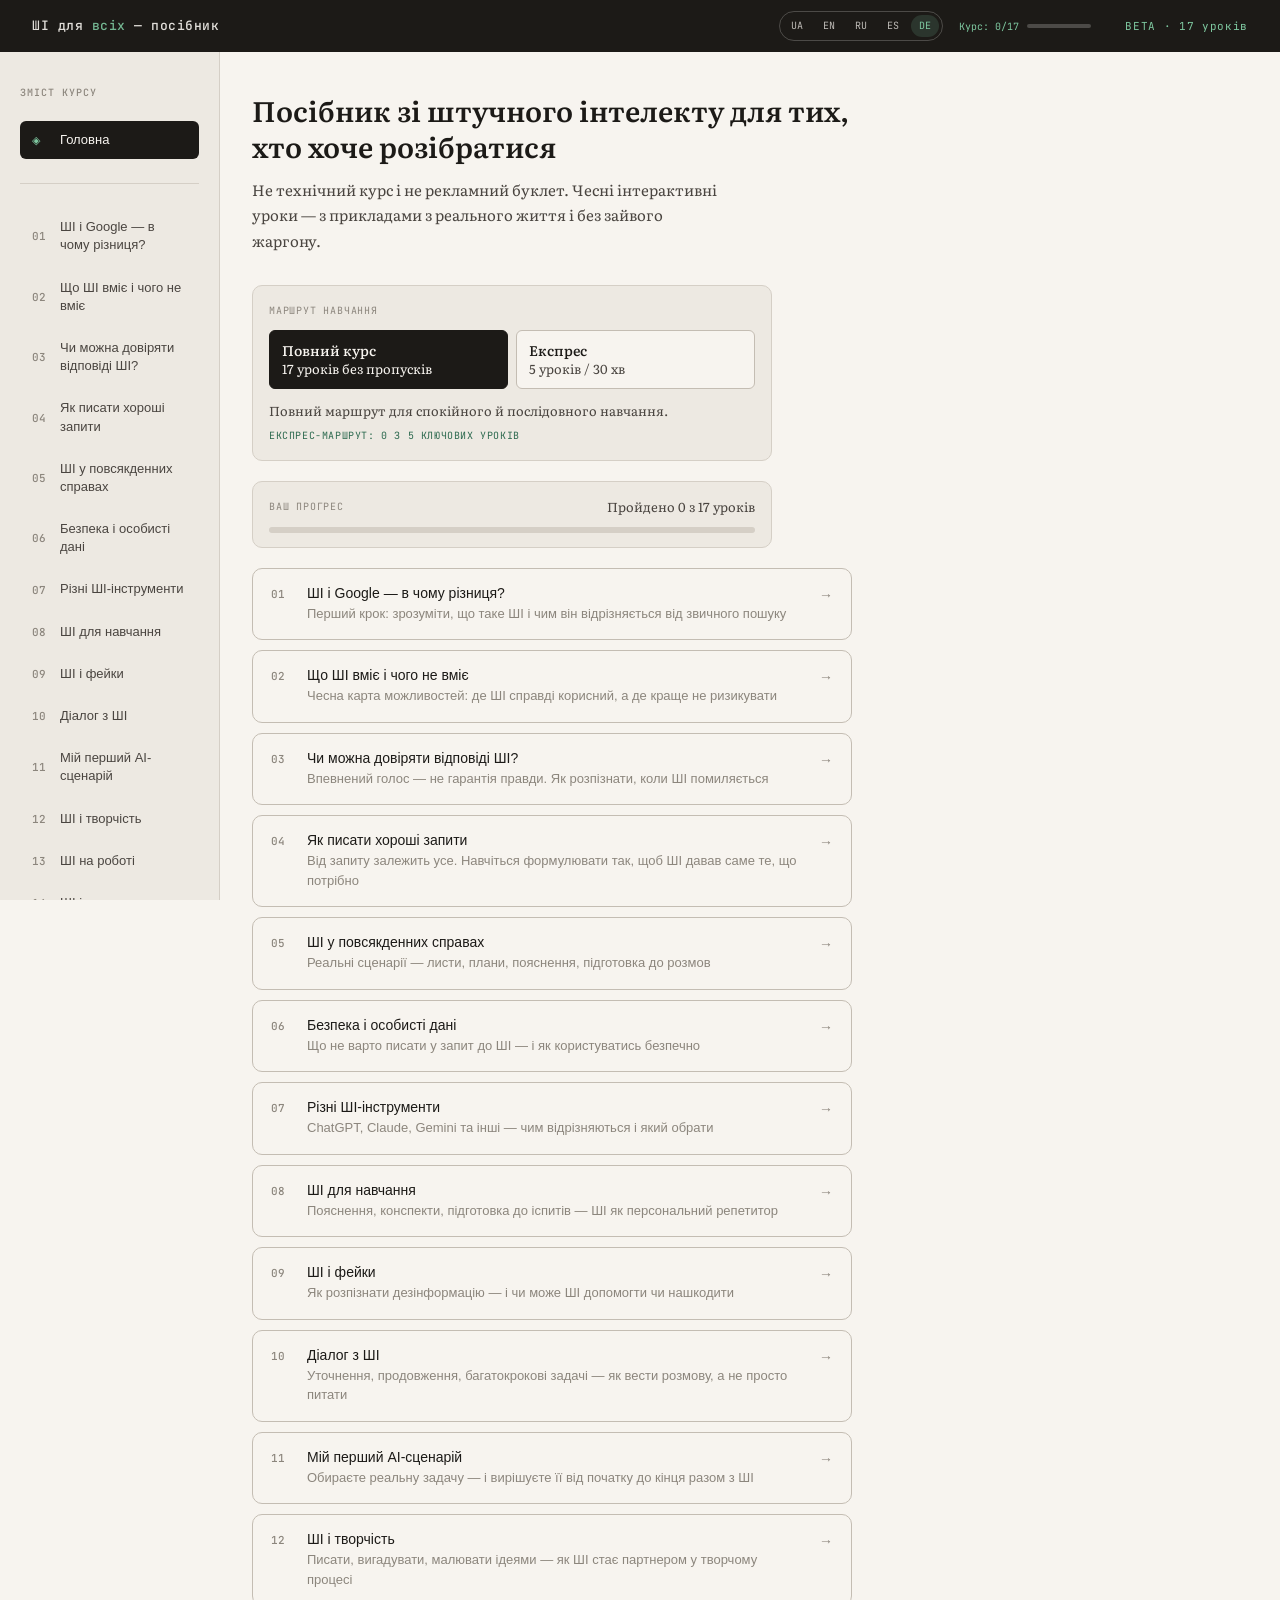
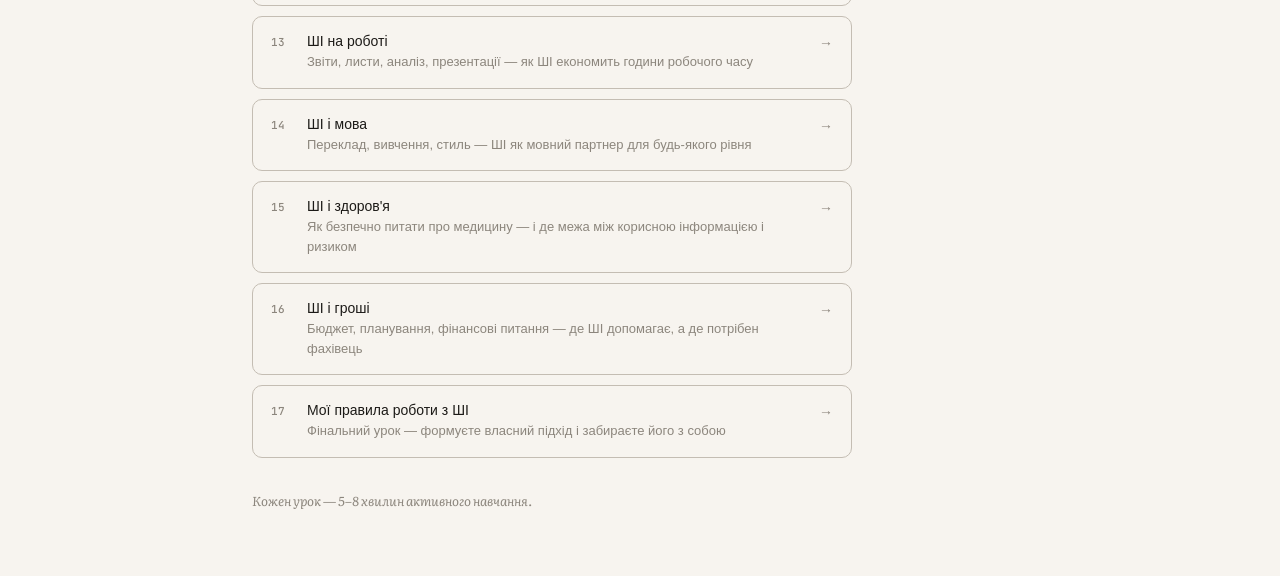
<file: de.html>
<!DOCTYPE html>
<html lang="de">
<head>
<meta charset="UTF-8">
<meta name="viewport" content="width=device-width, initial-scale=1.0">
<title>KI für alle — interaktiver Leitfaden</title>
<meta name="description" content="Ein praktischer interaktiver Leitfaden zu künstlicher Intelligenz: 17 Lektionen, Beispiele aus dem Alltag und sicheres Lernen.">
<meta property="og:type" content="website">
<meta property="og:title" content="KI für alle — interaktiver Leitfaden">
<meta property="og:description" content="Ein praktischer interaktiver Leitfaden zu künstlicher Intelligenz: 17 Lektionen, Beispiele aus dem Alltag und sicheres Lernen.">
<meta property="og:url" content="https://serge47-cyber.github.io/BasicAI/de.html">
<meta property="og:image" content="https://serge47-cyber.github.io/BasicAI/icons/og-image.png">
<meta name="twitter:card" content="summary">
<meta name="twitter:title" content="KI für alle — interaktiver Leitfaden">
<meta name="twitter:description" content="Ein praktischer interaktiver Leitfaden zu künstlicher Intelligenz: 17 Lektionen, Beispiele aus dem Alltag und sicheres Lernen.">
<meta name="twitter:image" content="https://serge47-cyber.github.io/BasicAI/icons/og-image.png">
<script>location.replace('index.html?lang=de');</script>
</head>
<body>
<p><a href="index.html?lang=de">Deutsche Version öffnen</a></p>
</body>
</html>
</file>
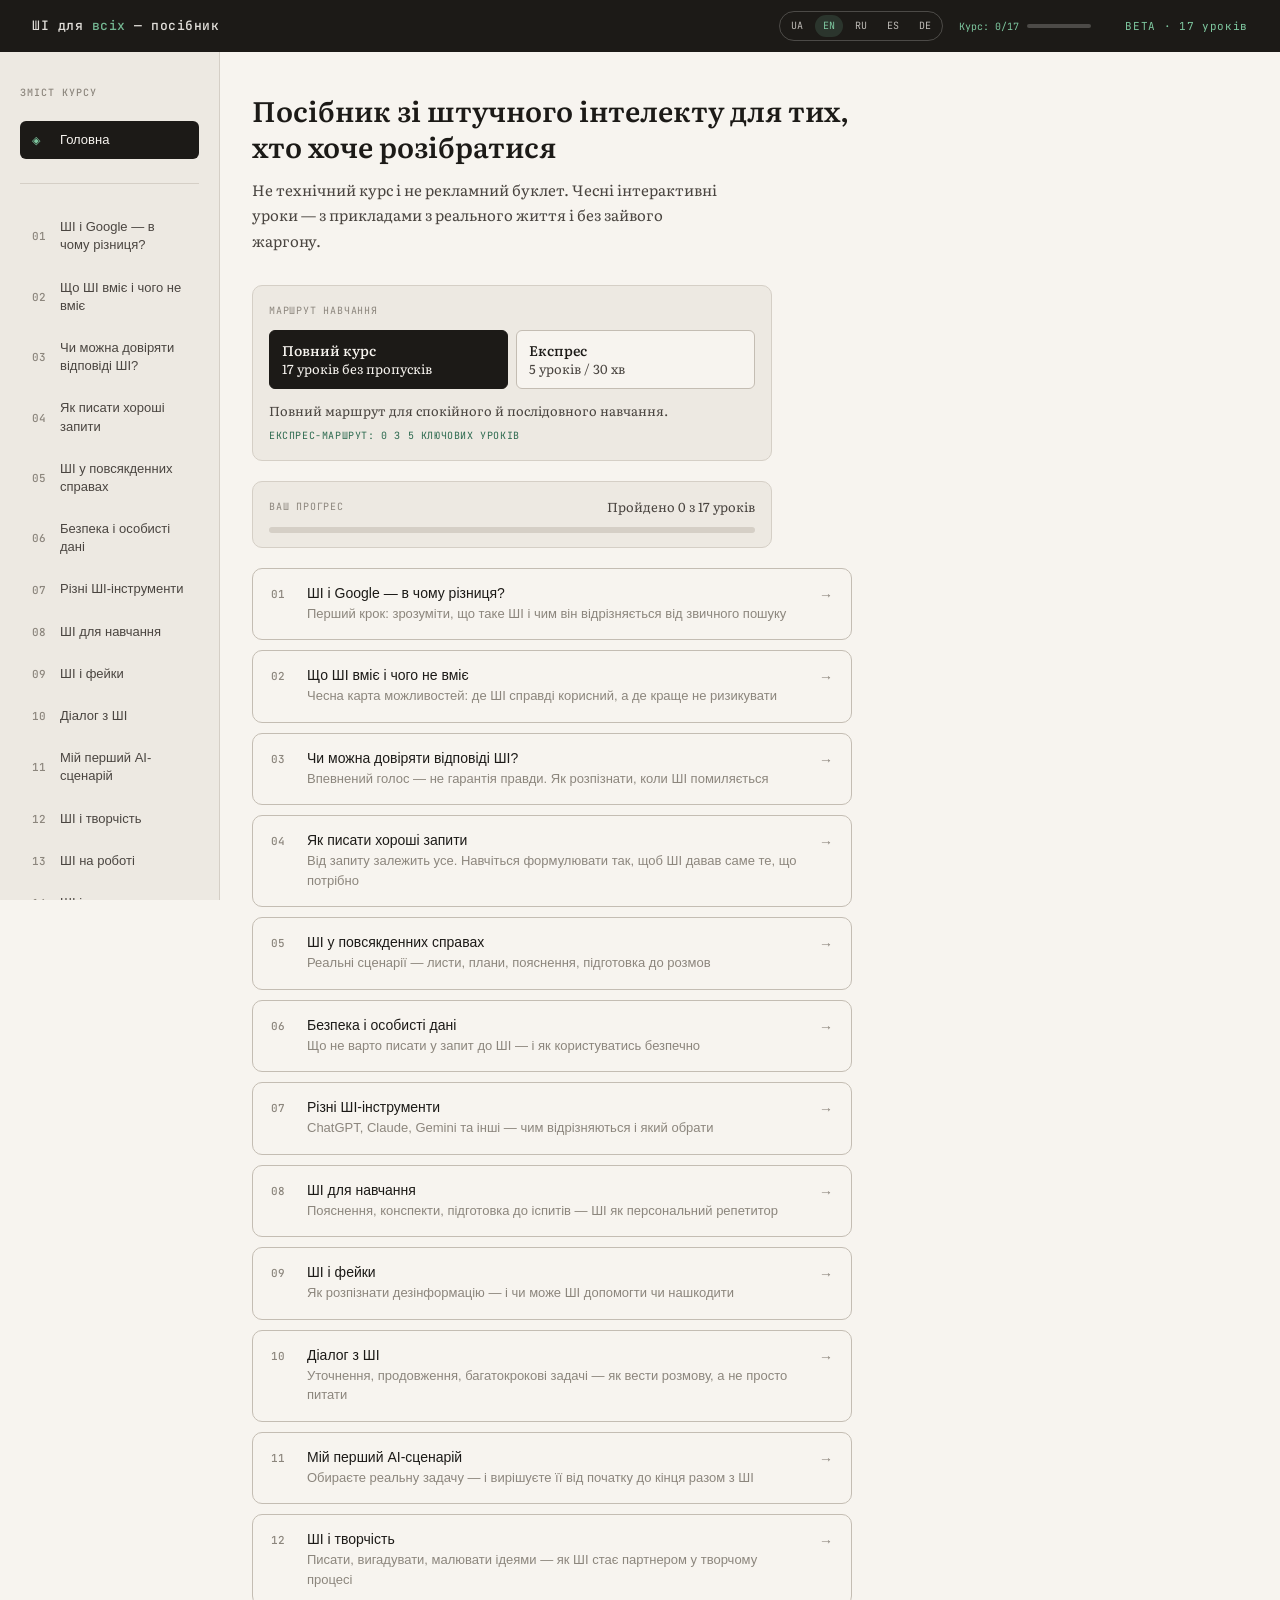
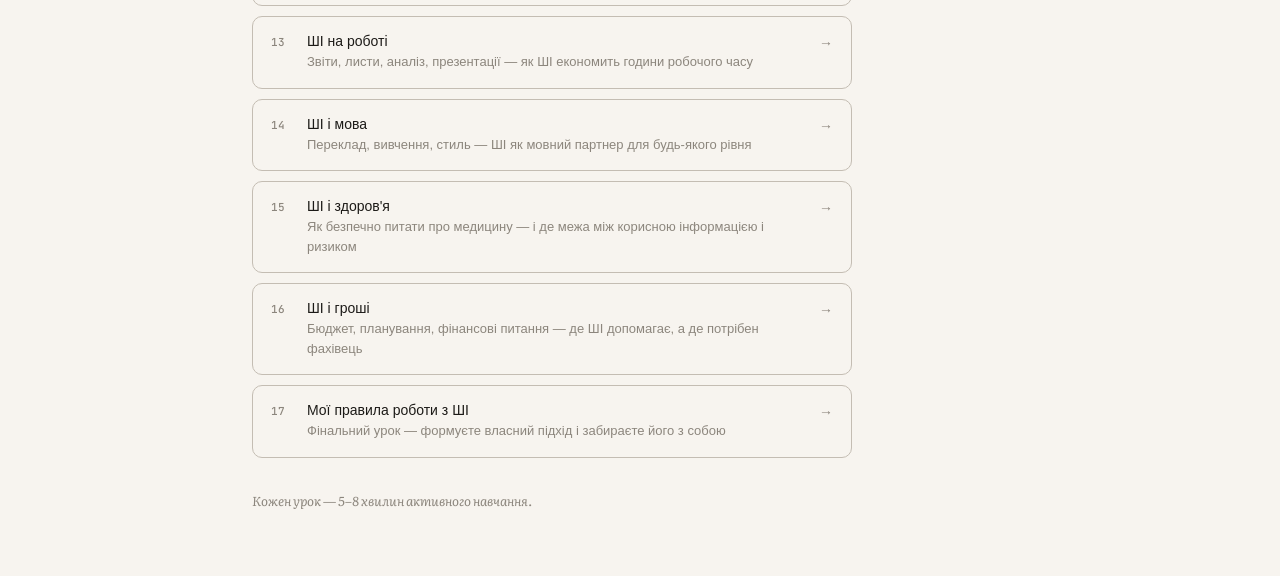
<file: en.html>
<!DOCTYPE html>
<html lang="en">
<head>
<meta charset="UTF-8">
<meta name="viewport" content="width=device-width, initial-scale=1.0">
<title>AI for Everyone — Interactive Guide</title>
<meta name="description" content="A practical interactive guide to artificial intelligence with 17 lessons, real-life examples, and a safe learning path.">
<meta property="og:type" content="website">
<meta property="og:title" content="AI for Everyone — Interactive Guide">
<meta property="og:description" content="A practical interactive guide to artificial intelligence with 17 lessons, real-life examples, and a safe learning path.">
<meta property="og:url" content="https://serge47-cyber.github.io/BasicAI/en.html">
<meta property="og:image" content="https://serge47-cyber.github.io/BasicAI/icons/og-image.png">
<meta name="twitter:card" content="summary">
<meta name="twitter:title" content="AI for Everyone — Interactive Guide">
<meta name="twitter:description" content="A practical interactive guide to artificial intelligence with 17 lessons, real-life examples, and a safe learning path.">
<meta name="twitter:image" content="https://serge47-cyber.github.io/BasicAI/icons/og-image.png">
<script>location.replace('index.html?lang=en');</script>
</head>
<body>
<p><a href="index.html?lang=en">Open the English version</a></p>
</body>
</html>
</file>
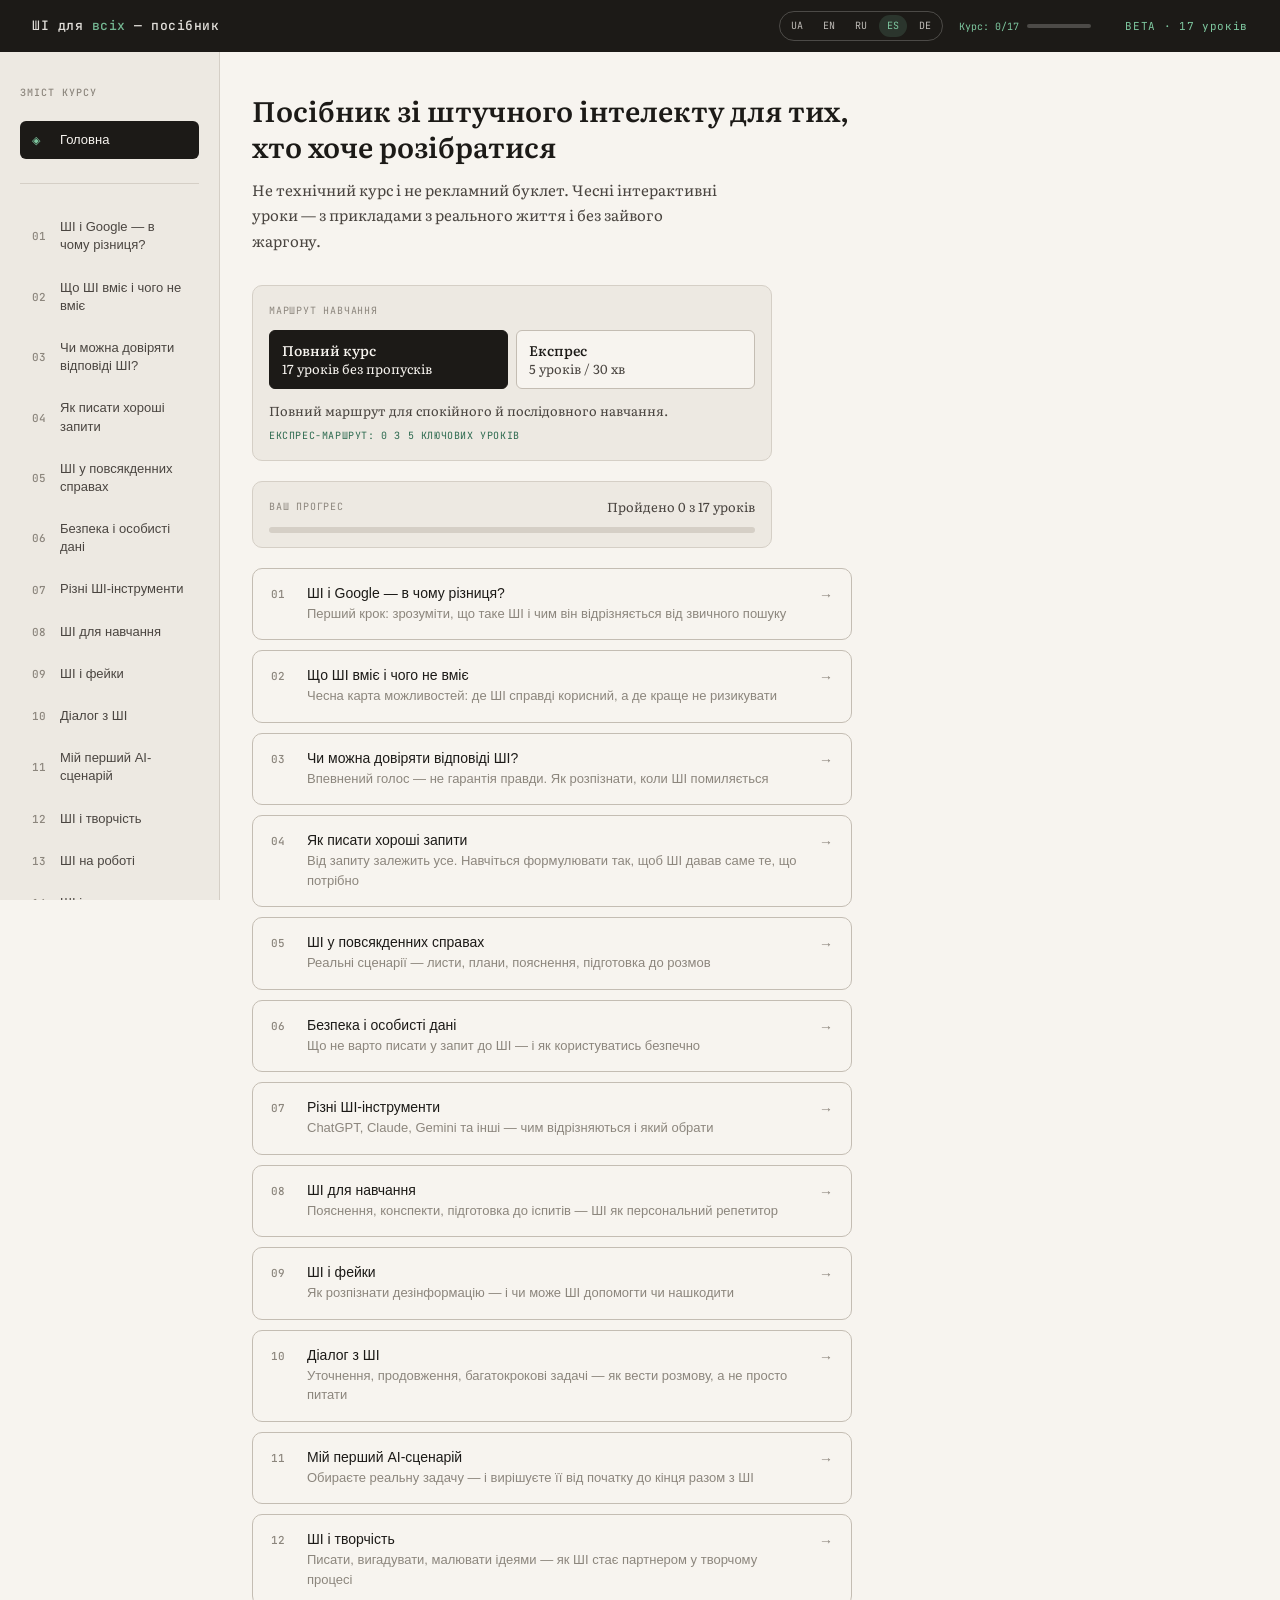
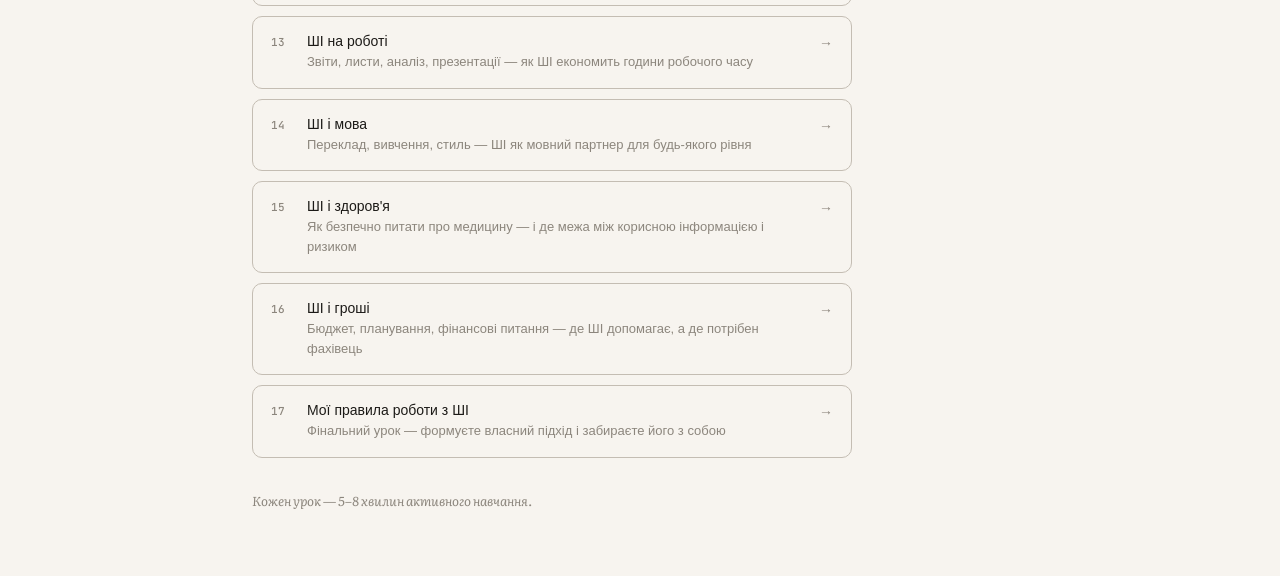
<file: es.html>
<!DOCTYPE html>
<html lang="es">
<head>
<meta charset="UTF-8">
<meta name="viewport" content="width=device-width, initial-scale=1.0">
<title>IA para todos — guía interactiva</title>
<meta name="description" content="Una guía interactiva y práctica sobre inteligencia artificial: 17 lecciones, ejemplos de la vida real y aprendizaje seguro.">
<meta property="og:type" content="website">
<meta property="og:title" content="IA para todos — guía interactiva">
<meta property="og:description" content="Una guía interactiva y práctica sobre inteligencia artificial: 17 lecciones, ejemplos de la vida real y aprendizaje seguro.">
<meta property="og:url" content="https://serge47-cyber.github.io/BasicAI/es.html">
<meta property="og:image" content="https://serge47-cyber.github.io/BasicAI/icons/og-image.png">
<meta name="twitter:card" content="summary">
<meta name="twitter:title" content="IA para todos — guía interactiva">
<meta name="twitter:description" content="Una guía interactiva y práctica sobre inteligencia artificial: 17 lecciones, ejemplos de la vida real y aprendizaje seguro.">
<meta name="twitter:image" content="https://serge47-cyber.github.io/BasicAI/icons/og-image.png">
<script>location.replace('index.html?lang=es');</script>
</head>
<body>
<p><a href="index.html?lang=es">Abrir la versión en español</a></p>
</body>
</html>
</file>
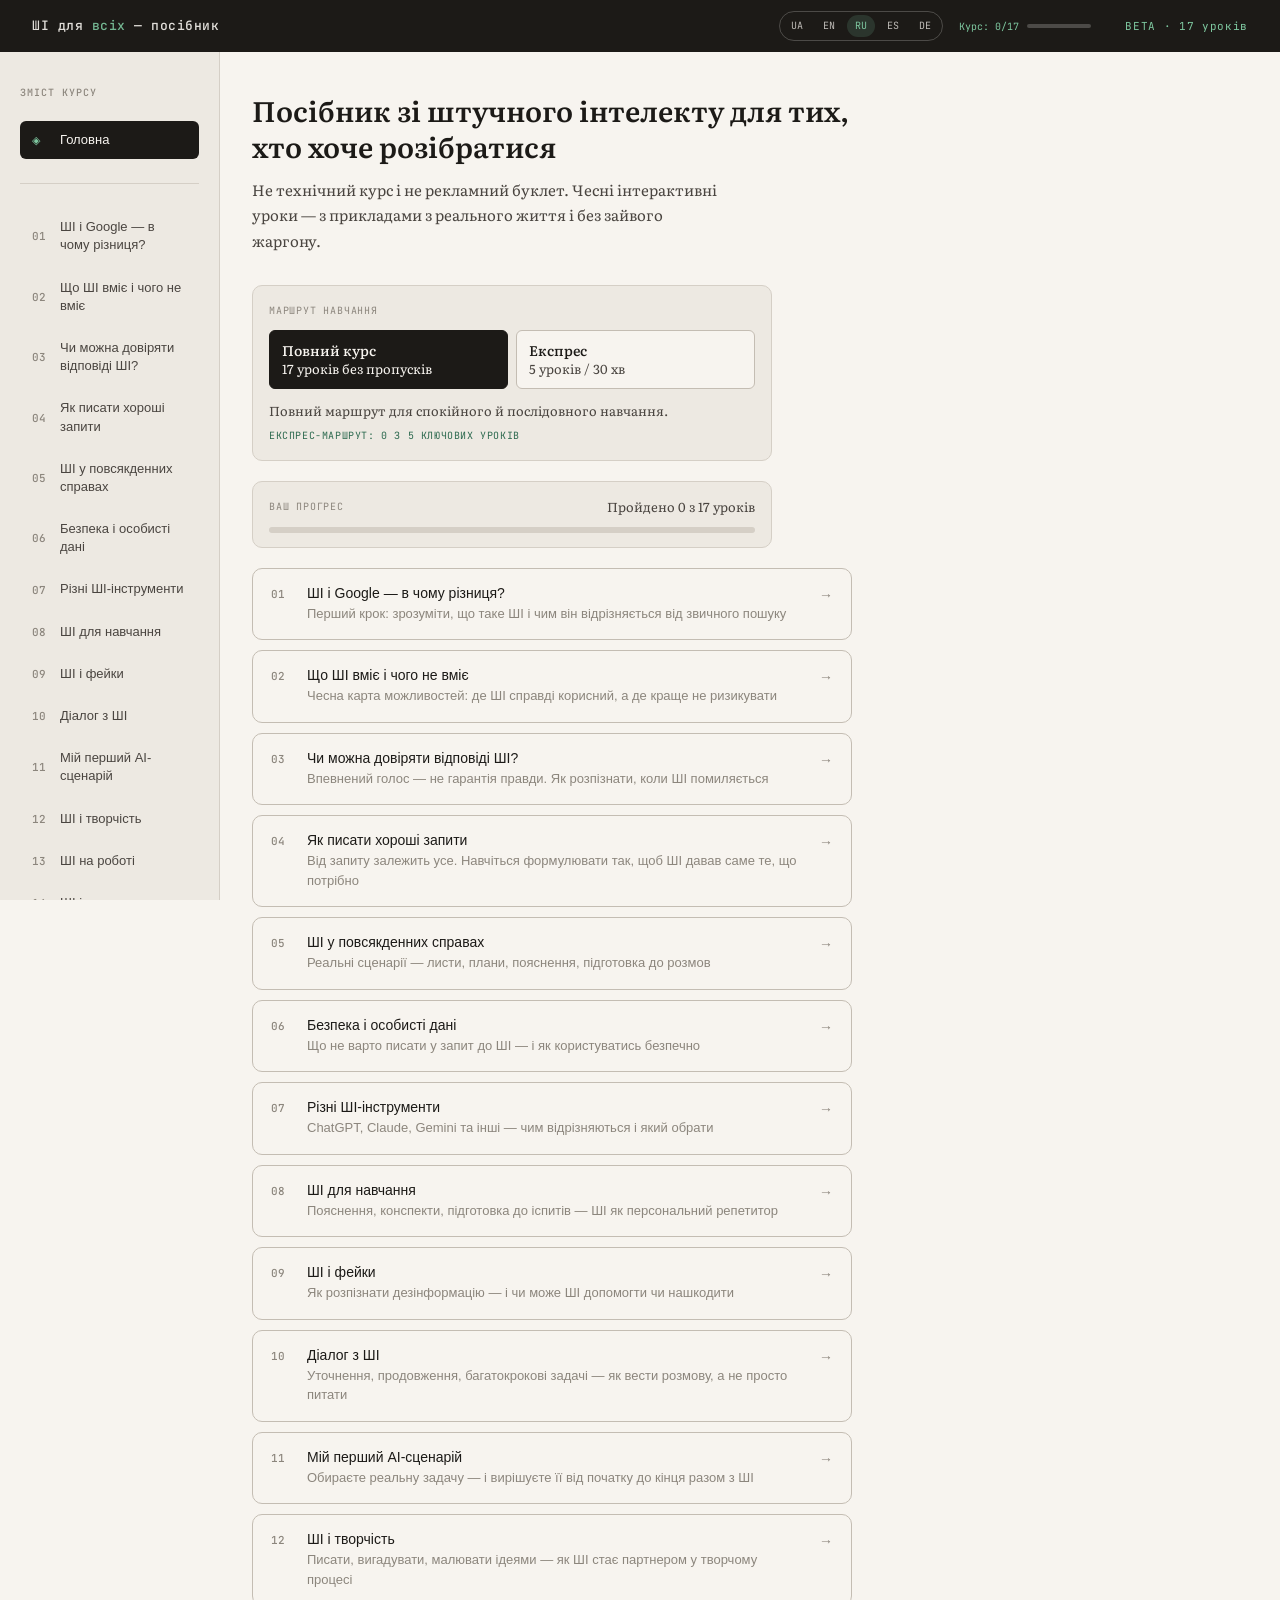
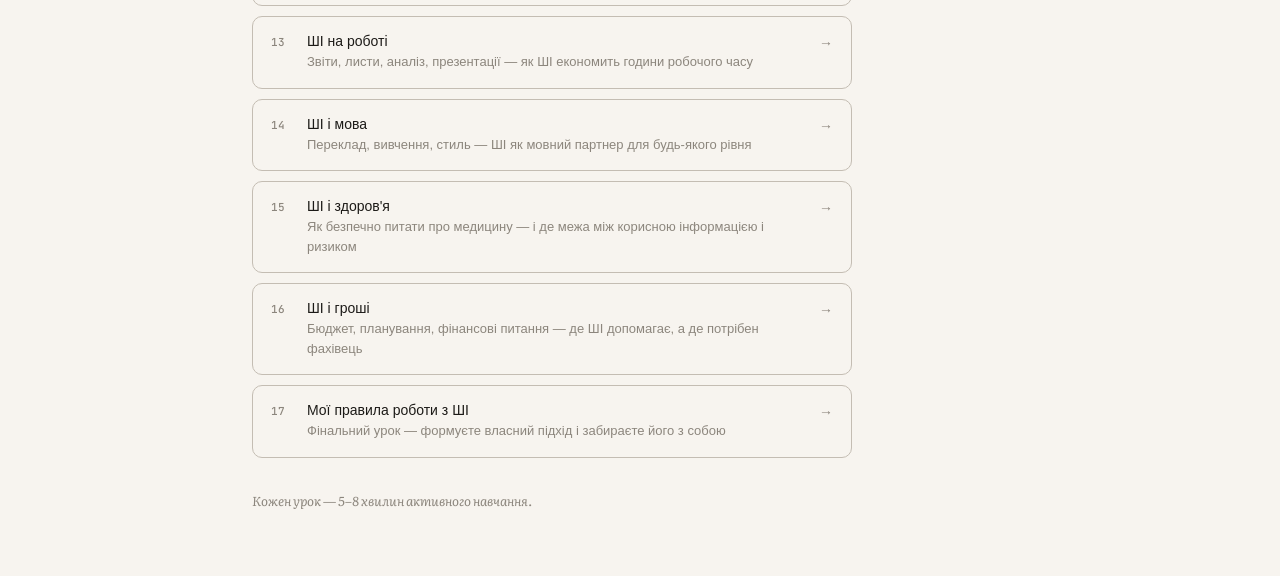
<file: ru.html>
<!DOCTYPE html>
<html lang="ru">
<head>
<meta charset="UTF-8">
<meta name="viewport" content="width=device-width, initial-scale=1.0">
<title>ИИ для всех — интерактивное пособие</title>
<meta name="description" content="Практическое интерактивное пособие по искусственному интеллекту: 17 уроков, жизненные примеры и безопасный путь обучения.">
<meta property="og:type" content="website">
<meta property="og:title" content="ИИ для всех — интерактивное пособие">
<meta property="og:description" content="Практическое интерактивное пособие по искусственному интеллекту: 17 уроков, жизненные примеры и безопасный путь обучения.">
<meta property="og:url" content="https://serge47-cyber.github.io/BasicAI/ru.html">
<meta property="og:image" content="https://serge47-cyber.github.io/BasicAI/icons/og-image.png">
<meta name="twitter:card" content="summary">
<meta name="twitter:title" content="ИИ для всех — интерактивное пособие">
<meta name="twitter:description" content="Практическое интерактивное пособие по искусственному интеллекту: 17 уроков, жизненные примеры и безопасный путь обучения.">
<meta name="twitter:image" content="https://serge47-cyber.github.io/BasicAI/icons/og-image.png">
<script>location.replace('index.html?lang=ru');</script>
</head>
<body>
<p><a href="index.html?lang=ru">Открыть русскую версию</a></p>
</body>
</html>
</file>
